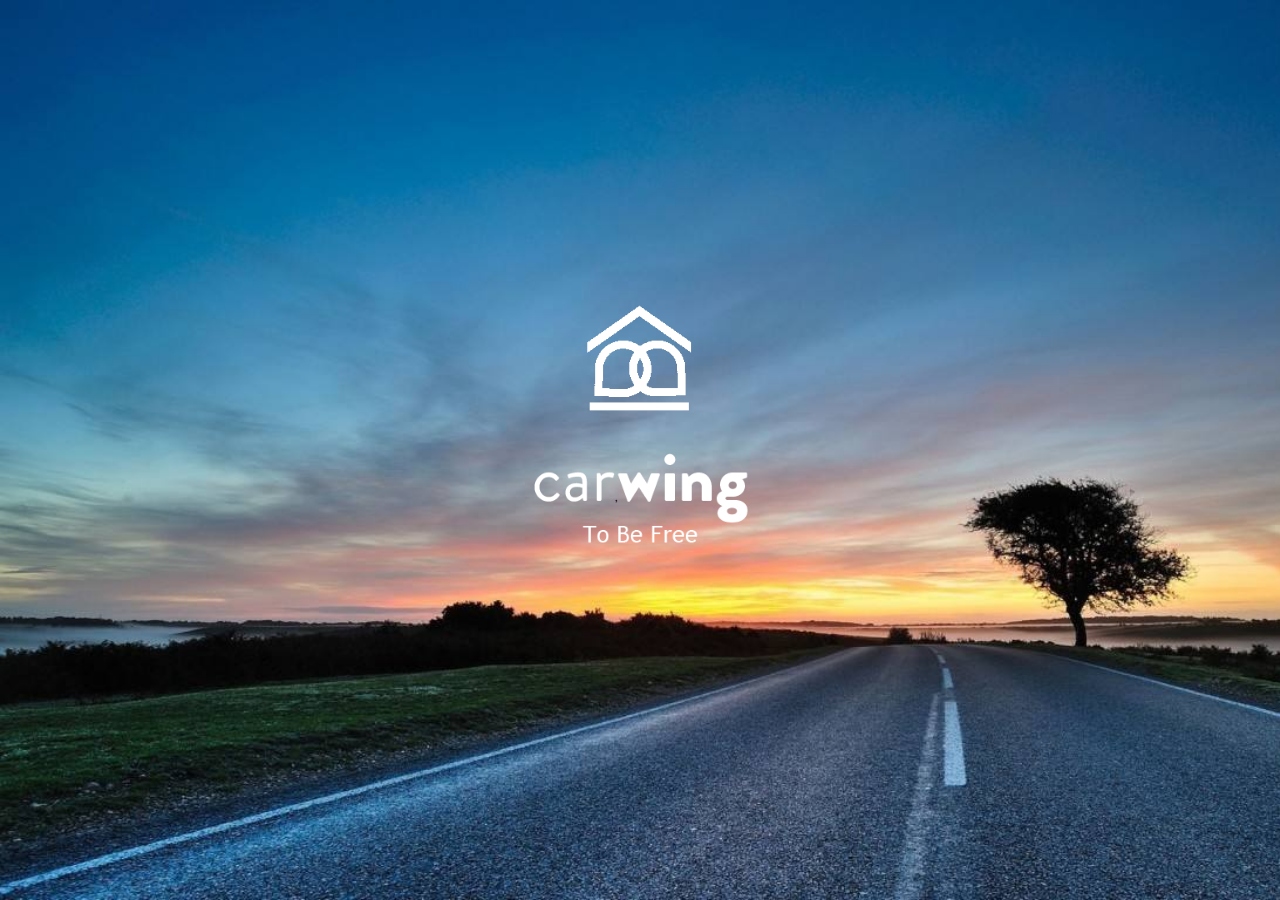
<file: index.html>
<!doctype html>
<html>
<head>
<meta charset="utf-8">
<link rel="shortcut icon" href="222.ico"/>
<link rel="bookmark" href="/222.ico"/>
<title>HOME</title>

		
<link rel="stylesheet" href="css/bootstrap.min.css">
    <script src="js/bootstrap.min.js"></script>
	<script>
			/*
				VIEWPORT BUG FIX
				iOS viewport scaling bug fix, by @mathias, @cheeaun and @jdalton
			*/
			(function(doc){var addEvent='addEventListener',type='gesturestart',qsa='querySelectorAll',scales=[1,1],meta=qsa in doc?doc[qsa]('meta[name=viewport]'):[];function fix(){meta.content='width=device-width,minimum-scale='+scales[0]+',maximum-scale='+scales[1];doc.removeEventListener(type,fix,true);}if((meta=meta[meta.length-1])&&addEvent in doc){fix();scales=[.25,1.6];doc[addEvent](type,fix,true);}}(document));
		</script>

<link rel="stylesheet" type="text/css" href="bg/bgstretcher.css" />
<script src="bg/jquery1.8.3.js"></script>
<script type="text/javascript" src="bg/bgstretcher.js"></script>
<script type="text/javascript">
	$(document).ready(function(){
	
        //  Initialize Backgound Stretcher	   
		$('BODY').bgStretcher({
			images: ['bg/images/1.jpg', 'bg/images/2.jpg', 'bg/images/3.jpg', 'bg/images/4.jpg'],
			imageWidth: 1366, 
            imageHeight: 768, 
			slideDirection: 'N',
			slideShowSpeed: 2000,
			transitionEffect: 'fade',
			sequenceMode: 'normal',
			
		});
		
	});
</script>

<script language="javascript" type="text/javascript">
function autoPlay(){
var myAuto = document.getElementById('myaudio');
myAuto.play();
}
</script>

<script>
$(document).ready(function(){
    $("f").click(function(){
        $("#div1").fadeToggle();
        $("#div2").fadeToggle();
        
    });
});
</script>

<style>

k{
    text-align: center;
    padding: 24px;
    margin: 0;
    font-family: helvetica,arial,sans-serif;
    color:#FFFFFF;
    font-size: 23px;
	font-weight:600
    
}	
.k1
{
    text-shadow:0 0 0.5em 		#FF00FF,
                -0 -0 0.5em #FF1493;
	

}
</style>

</head>

<body>
<div class="container">
	<div class="row clearfix">
		<div class="col-md-12 column">
			
			<div class="row clearfix">
				<div class="col-md-2 column">
				</div>
			  <div class="col-md-8 column" align="center">
				
				<p>&nbsp;</p>
				<p>&nbsp;</p>
				<p>&nbsp;</p>
				<p>&nbsp;</p>
				<p>&nbsp;</p>
				<p>&nbsp;</p><p>&nbsp;</p>
				<p>&nbsp;</p>
				<p>&nbsp;</p>
				<f><img src="image/gif2.gif" width="180"/></f>
				<div> <a href="carwing/index.html"><img src="image/font.png" width="250"/></a></div>
				
				
				
			  </div>
				<div class="col-md-2 column">
				</div>
			</div>
			
			
		

		</div>
		
	</div>
	 
</div>
   

</body>


   

</html>
</file>
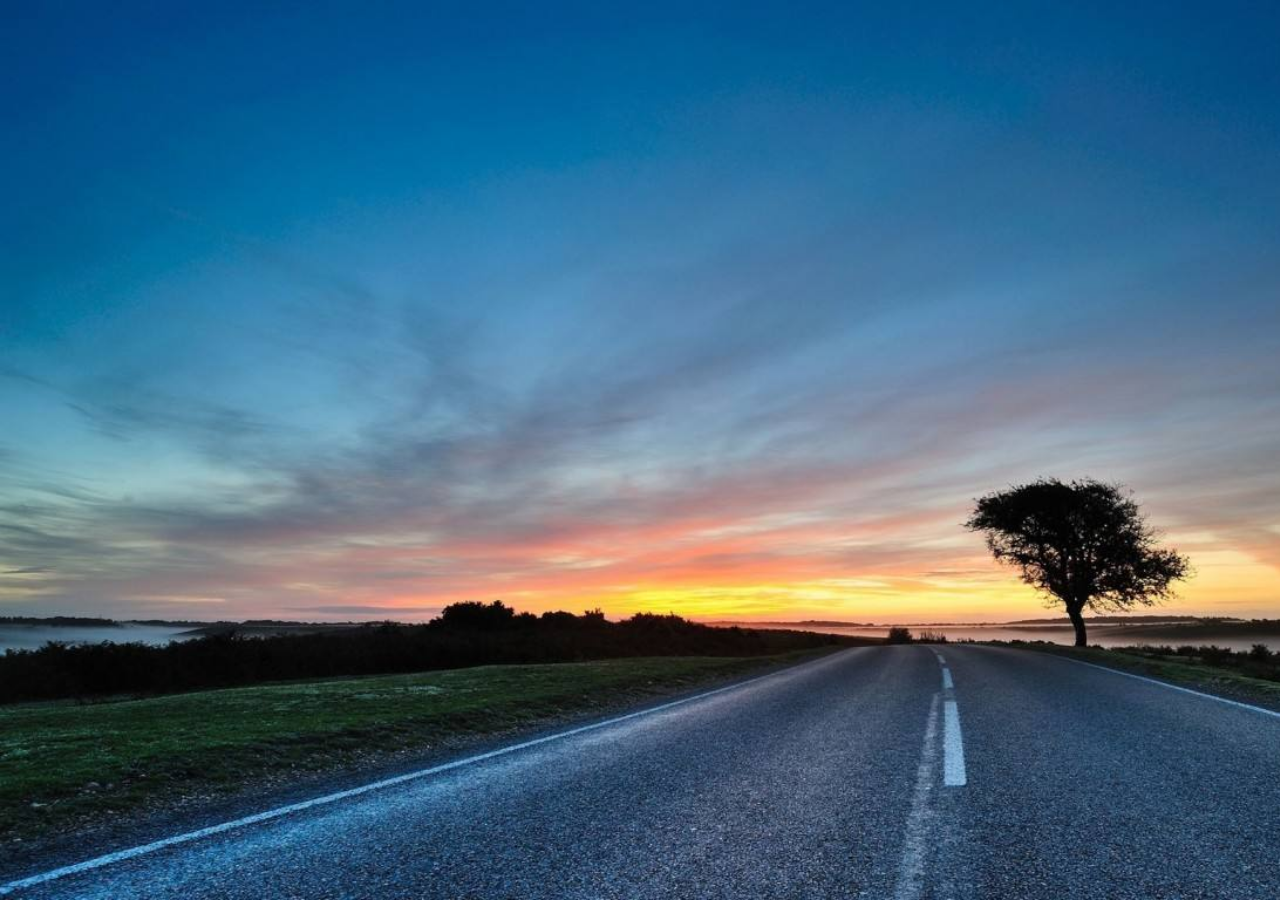
<file: bg/index.html>
<!DOCTYPE html PUBLIC "-//W3C//DTD XHTML 1.0 Strict//EN" "http://www.w3.org/TR/xhtml1/DTD/xhtml1-strict.dtd">
<html xmlns="http://www.w3.org/1999/xhtml">
<head>
<meta http-equiv="Content-Type" content="text/html; charset=UTF-8" />
<title>aaa</title>

<link rel="stylesheet" type="text/css" href="bgstretcher.css" />

<script type="text/javascript" src="jquery-1.5.2.min.js"></script>
<script type="text/javascript" src="bgstretcher.js"></script>

<script type="text/javascript">
	$(document).ready(function(){
	
        //  Initialize Backgound Stretcher	   
		$('BODY').bgStretcher({
			images: ['images/1.jpg', 'images/2.jpg', 'images/3.jpg'],
			imageWidth: 1366, 
            imageHeight: 768, 
			slideDirection: 'N',
			slideShowSpeed: 1000,
			transitionEffect: 'fade',
			sequenceMode: 'normal',
			
		});
		
	});
</script>


</head>
<body>
   
</body>
</html>
</file>
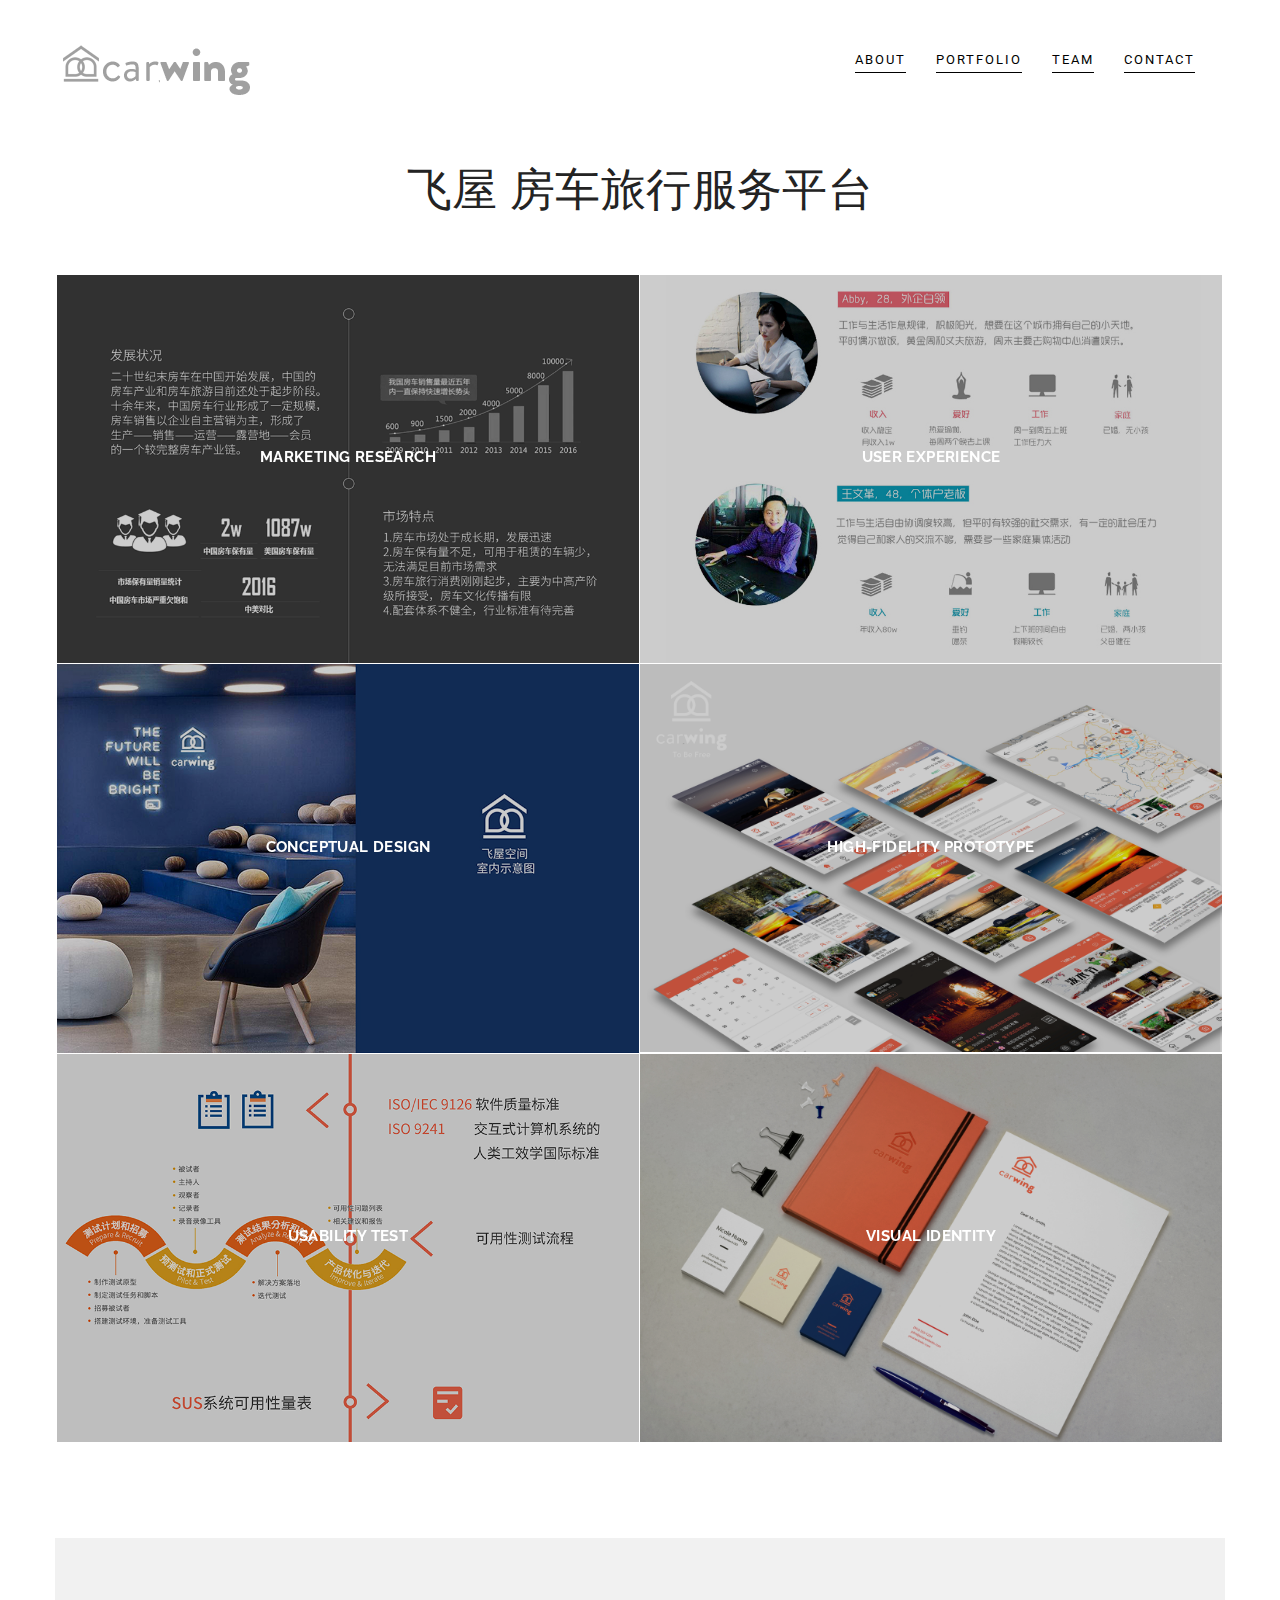
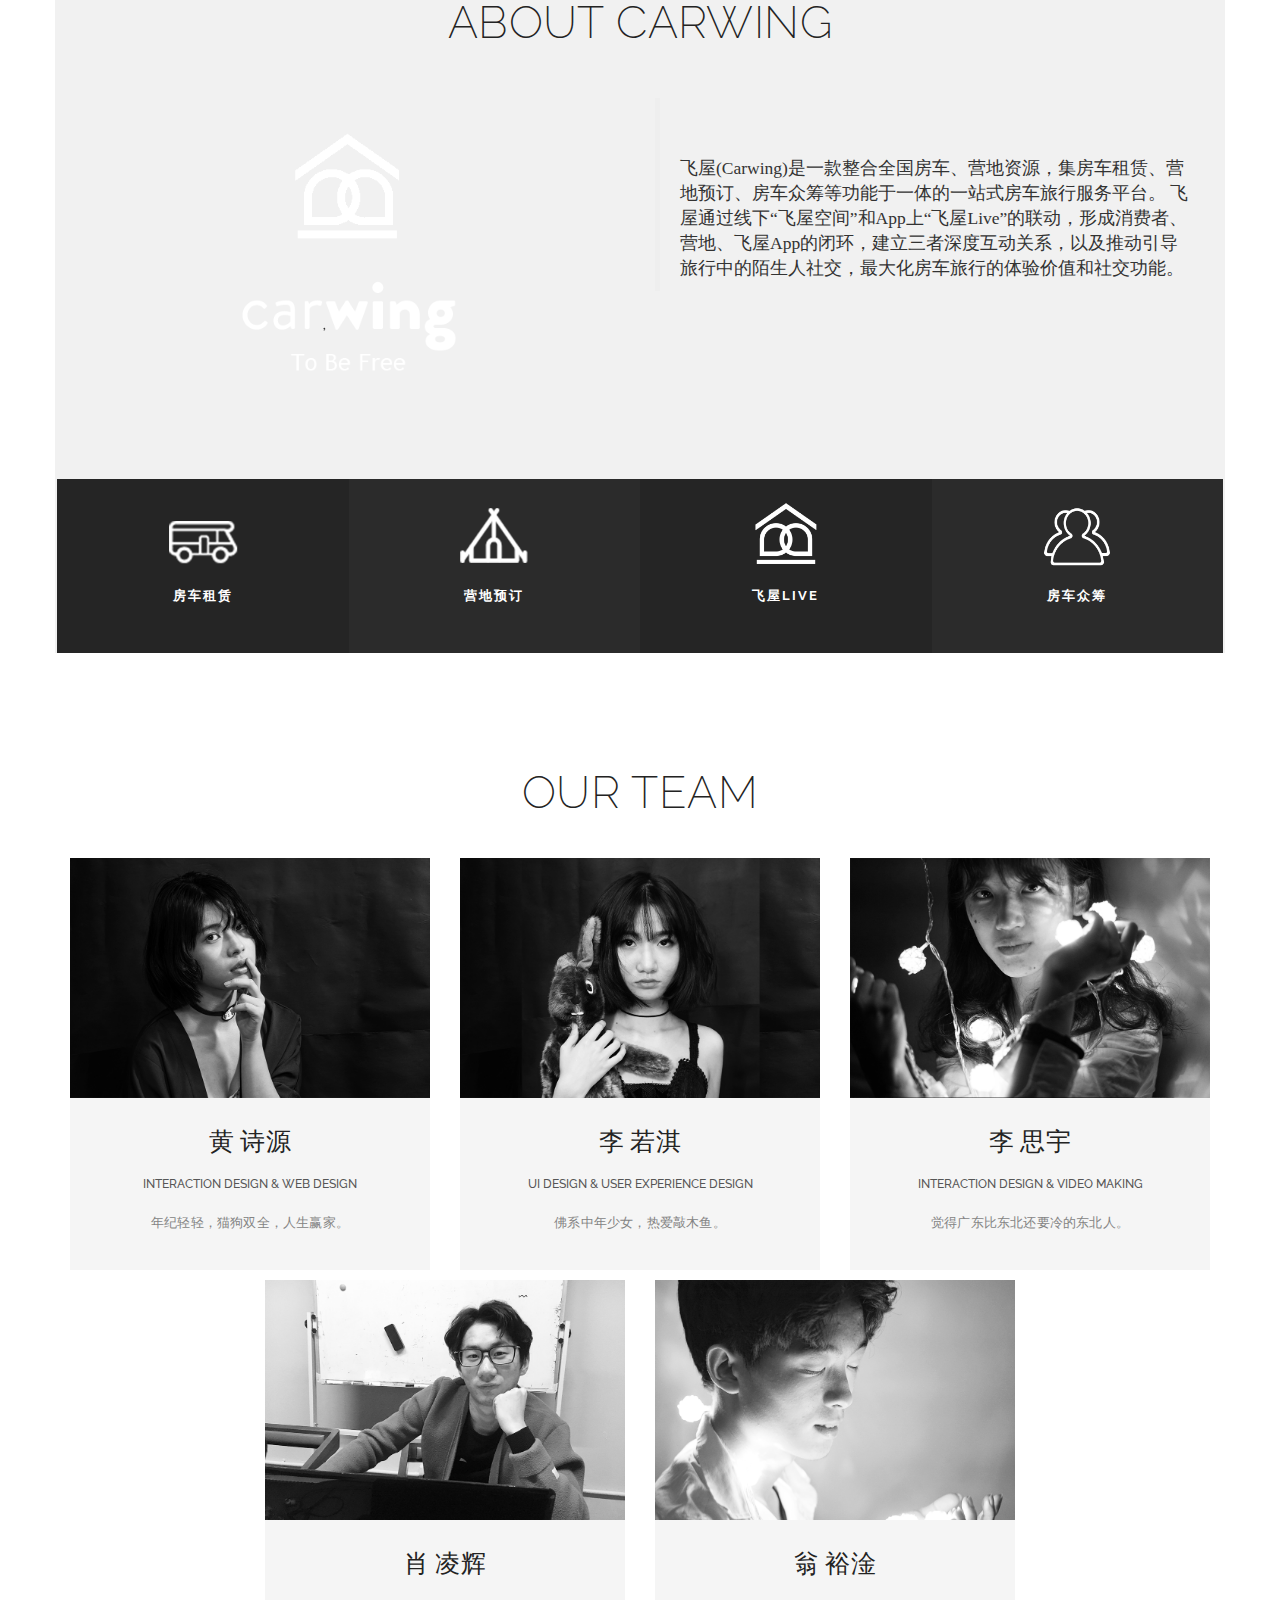
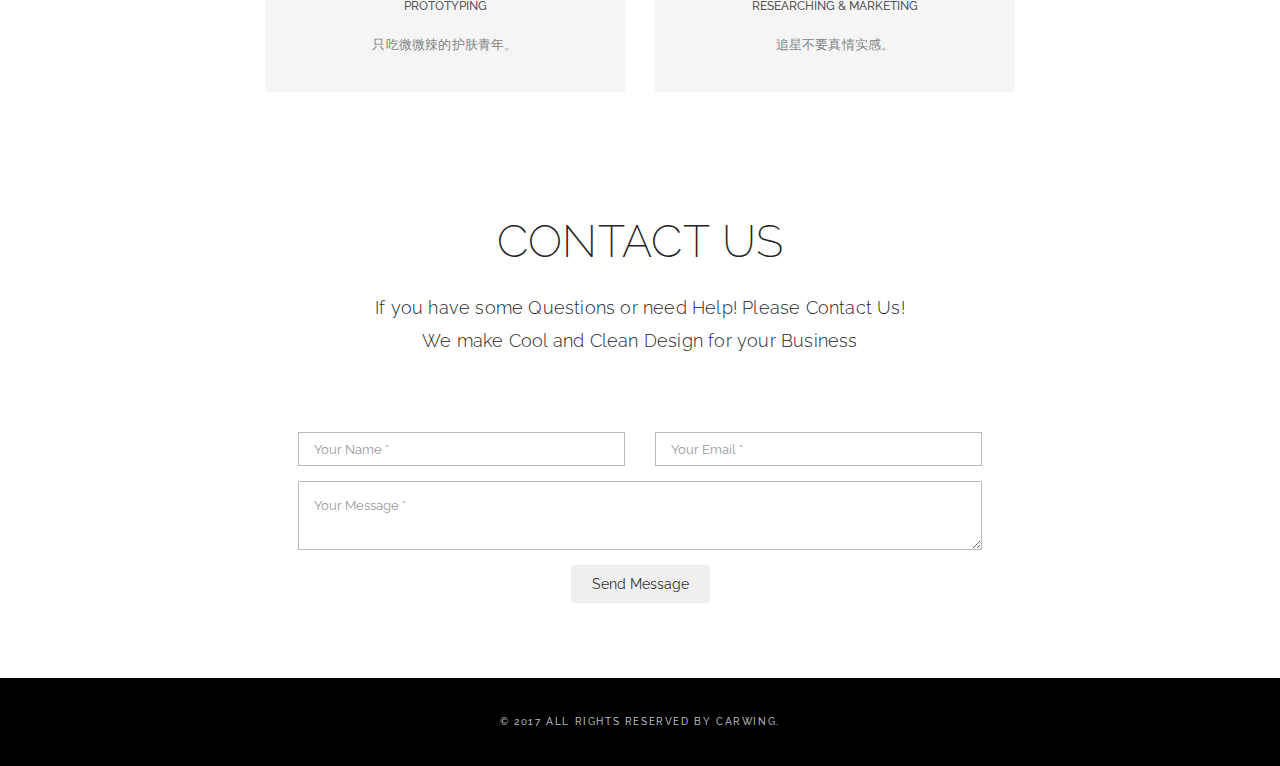
<file: carwing/index.html>
<!DOCTYPE html>
<html lang="en">
	<head>
		<meta charset="utf-8">
		<meta http-equiv="X-UA-Compatible" content="IE=edge">
		<meta name="viewport" content="width=device-width, initial-scale=1">
		<!-- The above 3 meta tags *must* come first in the head; any other head content must come *after* these tags -->
		<meta name="description" content="">
		<meta name="author" content="">
		<link rel="icon" href="favicon.ico">
		<title>Treviso - Clean & Elegant Onepage Multipurpose Bootstrap HTML</title>
		<!-- Bootstrap core CSS -->
		<link href="css/bootstrap.min.css" rel="stylesheet">
		<link rel="stylesheet" href="https://maxcdn.bootstrapcdn.com/font-awesome/4.4.0/css/font-awesome.min.css">
		<!-- Custom styles for this template -->
		<link href="css/style.css" rel="stylesheet">
		<style>
			k{
				font-family: "微软雅黑";
				
					
				
			}
			
		</style>

			
	</head>
	<body id="page-top">
		<!-- Navigation -->
		<nav class="navbar navbar-default">
			<div class="container">
				<!-- Brand and toggle get grouped for better mobile display -->
				<div class="navbar-header page-scroll">
					<button type="button" class="navbar-toggle" data-toggle="collapse" data-target="#bs-example-navbar-collapse-1">
					<span class="sr-only">Toggle navigation</span>
					<span class="icon-bar"></span>
					<span class="icon-bar"></span>
					<span class="icon-bar"></span>
					</button>
					<a class="navbar-brand page-scroll" href="#page-top"><img src="images/logo1.png" alt="Treviso theme logo"></a>
				</div>
				<!-- Collect the nav links, forms, and other content for toggling -->
				<div class="collapse navbar-collapse" id="bs-example-navbar-collapse-1">
					<ul class="nav navbar-nav navbar-right">
						<li class="hidden">
							<a href="#page-top"></a>
						</li>
						<li>
							<a class="page-scroll" href="#about">About</a>
						</li>
						<li>
							<a class="page-scroll" href="#portfolio">Portfolio</a>
						</li>
						<li>
							<a class="page-scroll" href="#team">Team</a>
						</li>
						<li>
							<a class="page-scroll" href="#contact">Contact</a>
						</li>
					</ul>
				</div>
				<!-- /.navbar-collapse -->
			</div>
			<!-- /.container-fluid -->
		</nav>
		
		<section id="portfolio">
			<div class="container">
			<div class="row">
				<div class="col-lg-12 text-center">
					<div class="section-title">
						<h2>飞屋 房车旅行服务平台</h2>
						<p></p>
					</div>
				</div>
			</div>
			<div class="row row-0-gutter">
				<!-- 1111111111111111start portfolio item -->
				<div class="col-md-6 col-0-gutter">
					<div class="ot-portfolio-item">
						<figure class="effect-bubba">
							<img src="images/banner/2.png" alt="img02" class="img-responsive" />
							<figcaption>
								<h2>marketing research</h2>
								<p>Carwing. to be free</p>
								<a href="research.html">View more</a>
							</figcaption>
						</figure>
					</div>
				</div>
				<!-- end portfolio item -->
				<!-- 222222222222222222222222start portfolio item -->
				<div class="col-md-6 col-0-gutter">
					<div class="ot-portfolio-item">
						<figure class="effect-bubba">
							<img src="images/banner/8.jpg" alt="img02" class="img-responsive" />
							<figcaption>
								<h2>user experience</h2>
								<p>Carwing. to be free</p>
								<a href="ue.html" >View more</a>
							</figcaption>
						</figure>
					</div>
				</div>
				<!-- end portfolio item -->
			</div>
			<div class="row row-0-gutter">
				<!-- 333333333333333333start portfolio item -->
				<div class="col-md-6 col-0-gutter">
					<div class="ot-portfolio-item">
						<figure class="effect-bubba">
							<img src="images/banner/7.jpg" alt="img02" class="img-responsive" />
							<figcaption>
								<h2>conceptual design</h2>
								<p>Carwing. to be free</p>
								<a href="concept.html" >View more</a>
							</figcaption>
						</figure>
					</div>
				</div>
				<!-- end portfolio item -->
				<!-- 444444444444444444444start portfolio item -->
				<div class="col-md-6 col-0-gutter">
					<div class="ot-portfolio-item">
						<figure class="effect-bubba">
							<img src="images/banner/5.jpg" alt="img02" class="img-responsive" />
							<figcaption>
								<h2>high-fidelity prototype</h2>
								<p>Carwing. to be free</p>
								<a href="prototype.html">View more</a>
							</figcaption>
						</figure>
					</div>
				</div>
				<!-- end portfolio item -->
			</div>
			<div class="row row-0-gutter">
				<!-- 55555555555555555555555start portfolio item -->
				<div class="col-md-6 col-0-gutter">
					<div class="ot-portfolio-item">
						<figure class="effect-bubba">
							<img src="images/banner/432.png" alt="img02" class="img-responsive" />
							<figcaption>
								<h2>usability test</h2>
								<p>Carwing. to be free</p>
								<a href="usability.html">View more</a>
							</figcaption>
						</figure>
					</div>
				</div>
				<!-- end portfolio item -->
				<!-- 66666666666666666666666start portfolio item -->
				<div class="col-md-6 col-0-gutter">
				
					<div class="ot-portfolio-item">
						<figure class="effect-bubba">
							<img src="images/banner/3.jpg" alt="img02" class="img-responsive" />
							<figcaption>
								<h2>visual identity</h2>
								<p>Carwing. to be free</p>
								<a href="vi.html">View more</a>
							</figcaption>
						</figure>
					</div>
				</div>
				<!-- end portfolio item -->
			</div>
			</div><!-- container -->
		</section>

		<section id="about" class="mz-module">
			<div class="container light-bg">
				<div class="row">
					<div class="col-lg-12 text-center">
						<div class="section-title">
							<h2>ABOUT carwing</h2>
						</div>
					</div>
				</div>
				<div class="row">
					<div class="col-md-6 text-center">
						<img src="images/gif2.gif" width="180"/>
						<div><img src="images/font.png" width="250"/></a></div>
						<p>&nbsp;</p><p>&nbsp;</p>
					</div>
					<div class="col-md-6">
					  <blockquote>
					    <p>
				        <p>&nbsp;</p><k>
                        飞屋(Carwing)是一款整合全国房车、营地资源，集房车租赁、营地预订、房车众筹等功能于一体的一站式房车旅行服务平台。
                        飞屋通过线下“飞屋空间”和App上“飞屋Live”的联动，形成消费者、营地、飞屋App的闭环，建立三者深度互动关系，以及推动引导旅行中的陌生人社交，最大化房车旅行的体验价值和社交功能。</k>
                        <p></p>
					  </blockquote>
					</div>
				</div>
				<div class="row row-0-gutter">
					<!-- about module -->
					<div class="col-md-3 col-0-gutter mz-about-default text-center">
						<div class="mz-module-about">
							<i ><img src="images/icon/租车.png"  width="70"></i>
							<h3>房车租赁</h3>
						</div>
					</div>
					<!-- end about module -->
					<!-- about module -->
					<div class="col-md-3 col-0-gutter mz-about-dark text-center">
						<div class="mz-module-about">
							<i ><img src="images/icon/营地.png"  width="70"></i>
							<h3>营地预订</h3>
						</div>
					</div>
					<!-- end about module -->
					<!-- about module -->
					<div class="col-md-3 col-0-gutter mz-about-default text-center">
						<div class="mz-module-about">
							<i ><img src="images/icon/live.png"  width="70"></i>
							<h3>飞屋LIVE</h3>
						</div>
					</div>
					<!-- end about module -->
					<!-- about module -->
					<div class="col-md-3 col-0-gutter mz-about-dark text-center">
						<div class="mz-module-about">
							<i ><img src="images/icon/众筹.png"  width="70"></i>
							<h3>房车众筹</h3>
						</div>
					</div>
					<!-- end about module -->
				</div>
			</div>
			<!-- /.container -->
		</section>
        <div class="copyrights">Collect from <a href="http://www.cssmoban.com/" >企业网站模板</a></div>

		<section id="team">
			<div class="container">
				<div class="row">
					<div class="col-lg-12 text-center">
						<div class="section-title">
							<h2>Our Team</h2>
						</div>
					</div>
				</div>
				<div class="row">
					<!-- team member item -->
					<div class="col-md-4">
						<div class="team-item">
							<div class="team-image">
								<img src="images/groupmember/hsy.png" class="img-responsive" alt="author">
							</div>
							<div class="team-text">
								<h3>黄 诗源</h3>
								<div class="team-position">INTERACTION DESIGN & Web Design</div>
								<p>年纪轻轻，猫狗双全，人生赢家。</p>
							</div>
						</div>
					</div>
					<!-- end team member item -->
					<!-- team member item -->
					<div class="col-md-4">
						<div class="team-item">
							<div class="team-image">
								<img src="images/groupmember/lrq.png" class="img-responsive" alt="author">
							</div>
							<div class="team-text">
								<h3>李 若淇</h3>
								<div class="team-position">ui DESIGN & user experience design</div>
								<p>佛系中年少女，热爱敲木鱼。</p>
							</div>
						</div>
					</div>
					<!-- end team member item -->
					<!-- team member item -->
					<div class="col-md-4">
						<div class="team-item">
							<div class="team-image">
								<img src="images/groupmember/lsy.png" class="img-responsive" alt="author">
							</div>
							<div class="team-text">
								<h3>李 思宇</h3>
								<div class="team-position">INTERACTION DESIGN & video making</div>
								<p>觉得广东比东北还要冷的东北人。</p>
							</div>
						</div>
					</div>
					<!-- end team member item 组员第一行结束-->
					<div class="col-md-2">
						
					</div>
					<div class="col-md-4">
						<div class="team-item">
							<div class="team-image">
								<img src="images/groupmember/xlh.png" class="img-responsive" alt="author">
							</div>
							<div class="team-text">
								<h3>肖 凌辉</h3>
								<div class="team-position">prototyping</div>
								<p>只吃微微辣的护肤青年。</p>
							</div>
						</div>
					</div>
					<div class="col-md-4">
						<div class="team-item">
							<div class="team-image">
								<img src="images/groupmember/wyg.png" class="img-responsive" alt="author">
							</div>
							<div class="team-text">
								<h3>翁 裕淦</h3>
								<div class="team-position">RESEARCHING & Marketing</div>
								<p>追星不要真情实感。</p>
							</div>
						</div>
					</div>
					<div class="col-md-2">
						
					</div>
				</div>
			</div>
		</section>

		<section id="contact">
			<div class="container">
				<div class="row">
					<div class="col-lg-12 text-center">
						<div class="section-title">
							<h2>Contact Us</h2>
							<p>If you have some Questions or need Help! Please Contact Us!<br>We make Cool and Clean Design for your Business</p>
						</div>
					</div>
				</div>
				<div class="row">
					<div class="col-lg-12 text-center">
						<form name="sentMessage" id="contactForm" novalidate>
							<div class="row">
								<div class="col-md-6">
									<div class="form-group">
										<input type="text" class="form-control" placeholder="Your Name *" id="name" required="" data-validation-required-message="Please enter your name.">
										<p class="help-block text-danger"></p>
									</div>
								</div>
								<div class="col-md-6">
									<div class="form-group">
										<input type="email" class="form-control" placeholder="Your Email *" id="email" required="" data-validation-required-message="Please enter your email address.">
										<p class="help-block text-danger"></p>
									</div>
								</div>
							</div>
							<div class="row">
								<div class="col-md-12">
									<div class="form-group">
										<textarea class="form-control" placeholder="Your Message *" id="message" required data-validation-required-message="Please enter a message."></textarea>
										<p class="help-block text-danger"></p>
									</div>
								</div>
								<div class="clearfix"></div>
							</div>
							<div class="row">
								<div class="col-lg-12 text-center">
									<div id="success"></div>
									<button type="submit" class="btn">Send Message</button>
								</div>
							</div>
						</form>
					</div>
				</div>
			</div>
		</section>
		<p id="back-top">
			<a href="#top"><i class="fa fa-angle-up"></i></a>
		</p>
		<footer>
			<div class="container text-center">
				<p>© 2017 All rights reserved by Carwing.</p>
			</div>
		</footer>

		<!-- Modal for portfolio item 1 -->
		<div class="modal fade" id="Modal-1" tabindex="-1" role="dialog" aria-labelledby="Modal-label-1">
			<div class="modal-dialog" role="document">
				<div class="modal-content">
					<div class="modal-header">
						<button type="button" class="close" data-dismiss="modal" aria-label="Close"><span aria-hidden="true">&times;</span></button>
						<h4 class="modal-title" id="Modal-label-1">Dean & Letter</h4>
					</div>
					<div class="modal-body">
						<img src="images/demo/portfolio-1.jpg" alt="img01" class="img-responsive" />
						<div class="modal-works"><span>Branding</span><span>Web Design</span></div>
						<p>Temporibus autem quibusdam et aut officiis debitis aut rerum necessitatibus saepe</p>
					</div>
					<div class="modal-footer">
						<button type="button" class="btn btn-default" data-dismiss="modal">Close</button>
					</div>
				</div>
			</div>
		</div>

		<!-- Modal for portfolio item 2 -->
		<div class="modal fade" id="Modal-2" tabindex="-1" role="dialog" aria-labelledby="Modal-label-2">
			<div class="modal-dialog" role="document">
				<div class="modal-content">
					<div class="modal-header">
						<button type="button" class="close" data-dismiss="modal" aria-label="Close"><span aria-hidden="true">&times;</span></button>
						<h4 class="modal-title" id="Modal-label-2">Startup Framework</h4>
					</div>
					<div class="modal-body">
						<img src="images/demo/portfolio-2.jpg" alt="img01" class="img-responsive" />
						<div class="modal-works"><span>Branding</span><span>Web Design</span></div>
						<p>Temporibus autem quibusdam et aut officiis debitis aut rerum necessitatibus saepe</p>
					</div>
					<div class="modal-footer">
						<button type="button" class="btn btn-default" data-dismiss="modal">Close</button>
					</div>
				</div>
			</div>
		</div>

		<!-- Modal for portfolio item 3 -->
		<div class="modal fade" id="Modal-3" tabindex="-1" role="dialog" aria-labelledby="Modal-label-3">
			<div class="modal-dialog" role="document">
				<div class="modal-content">
					<div class="modal-header">
						<button type="button" class="close" data-dismiss="modal" aria-label="Close"><span aria-hidden="true">&times;</span></button>
						<h4 class="modal-title" id="Modal-label-3">Lamp & Velvet</h4>
					</div>
					<div class="modal-body">
						<img src="images/demo/portfolio-3.jpg" alt="img01" class="img-responsive" />
						<div class="modal-works"><span>Branding</span><span>Web Design</span></div>
						<p>Temporibus autem quibusdam et aut officiis debitis aut rerum necessitatibus saepe</p>
					</div>
					<div class="modal-footer">
						<button type="button" class="btn btn-default" data-dismiss="modal">Close</button>
					</div>
				</div>
			</div>
		</div>

		<!-- Modal for portfolio item 4 -->
		<div class="modal fade" id="Modal-4" tabindex="-1" role="dialog" aria-labelledby="Modal-label-4">
			<div class="modal-dialog" role="document">
				<div class="modal-content">
					<div class="modal-header">
						<button type="button" class="close" data-dismiss="modal" aria-label="Close"><span aria-hidden="true">&times;</span></button>
						<h4 class="modal-title" id="Modal-label-4">Smart Name</h4>
					</div>
					<div class="modal-body">
						<img src="images/demo/portfolio-4.jpg" alt="img01" class="img-responsive" />
						<div class="modal-works"><span>Branding</span><span>Web Design</span></div>
						<p>Temporibus autem quibusdam et aut officiis debitis aut rerum necessitatibus saepe</p>
					</div>
					<div class="modal-footer">
						<button type="button" class="btn btn-default" data-dismiss="modal">Close</button>
					</div>
				</div>
			</div>
		</div>

		<!-- Modal for portfolio item 5 -->
		<div class="modal fade" id="Modal-5" tabindex="-1" role="dialog" aria-labelledby="Modal-label-5">
			<div class="modal-dialog" role="document">
				<div class="modal-content">
					<div class="modal-header">
						<button type="button" class="close" data-dismiss="modal" aria-label="Close"><span aria-hidden="true">&times;</span></button>
						<h4 class="modal-title" id="Modal-label-5">Fast People</h4>
					</div>
					<div class="modal-body">
						<img src="images/demo/portfolio-5.jpg" alt="img01" class="img-responsive" />
						<div class="modal-works"><span>Branding</span><span>Web Design</span></div>
						<p>Temporibus autem quibusdam et aut officiis debitis aut rerum necessitatibus saepe</p>
					</div>
					<div class="modal-footer">
						<button type="button" class="btn btn-default" data-dismiss="modal">Close</button>
					</div>
				</div>
			</div>
		</div>

		<!-- Bootstrap core JavaScript
			================================================== -->
		<!-- Placed at the end of the document so the pages load faster -->
		<script src="https://ajax.googleapis.com/ajax/libs/jquery/1.11.3/jquery.min.js"></script>
		<script src="js/bootstrap.min.js"></script>
		<script src="js/SmoothScroll.js"></script>
		<script src="js/theme-scripts.js"></script>
	</body>
</html>
</file>
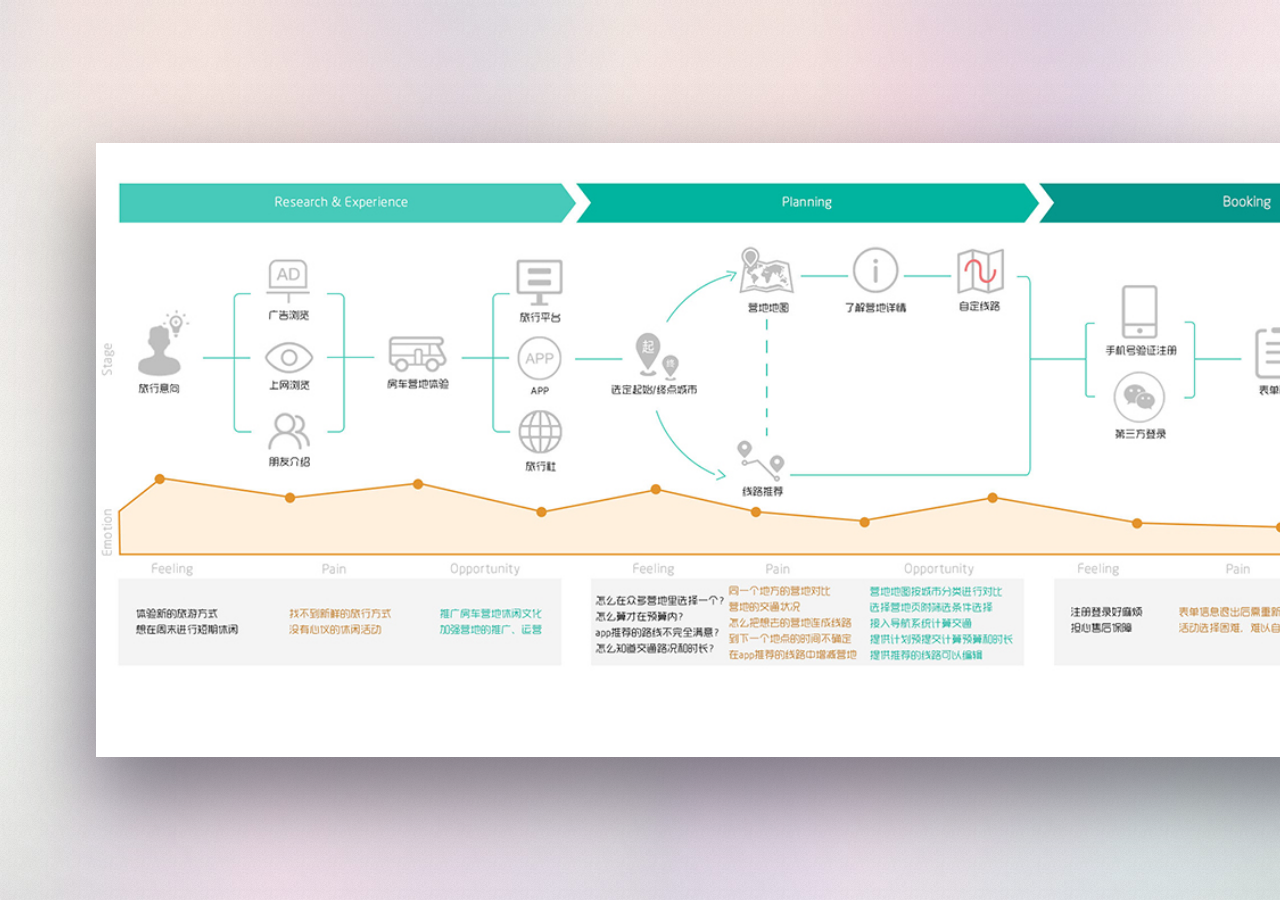
<file: carwing/map/index.html>
<!DOCTYPE HTML>
<html>
	<head>
		<title>Ethereal by HTML5 UP</title>
		<meta charset="utf-8" />
		<meta name="viewport" content="width=device-width, initial-scale=1, user-scalable=no" />
		<link rel="stylesheet" href="assets/css/main.css" />
		<noscript><link rel="stylesheet" href="assets/css/noscript.css" /></noscript>
	</head>
	<body>

		<!-- Page Wrapper -->
			<div id="page-wrapper">
				

				<!-- Wrapper -->
					<div id="wrapper">
						<img src="images/1111.jpg" alt="" />
			

						<!-- Panel -->
							
					</div>

			</div>

		<!-- Scripts -->
			<script src="assets/js/jquery.min.js"></script>
			<script src="assets/js/skel.min.js"></script>
			<script src="assets/js/main.js"></script>

	</body>
</html>
</file>
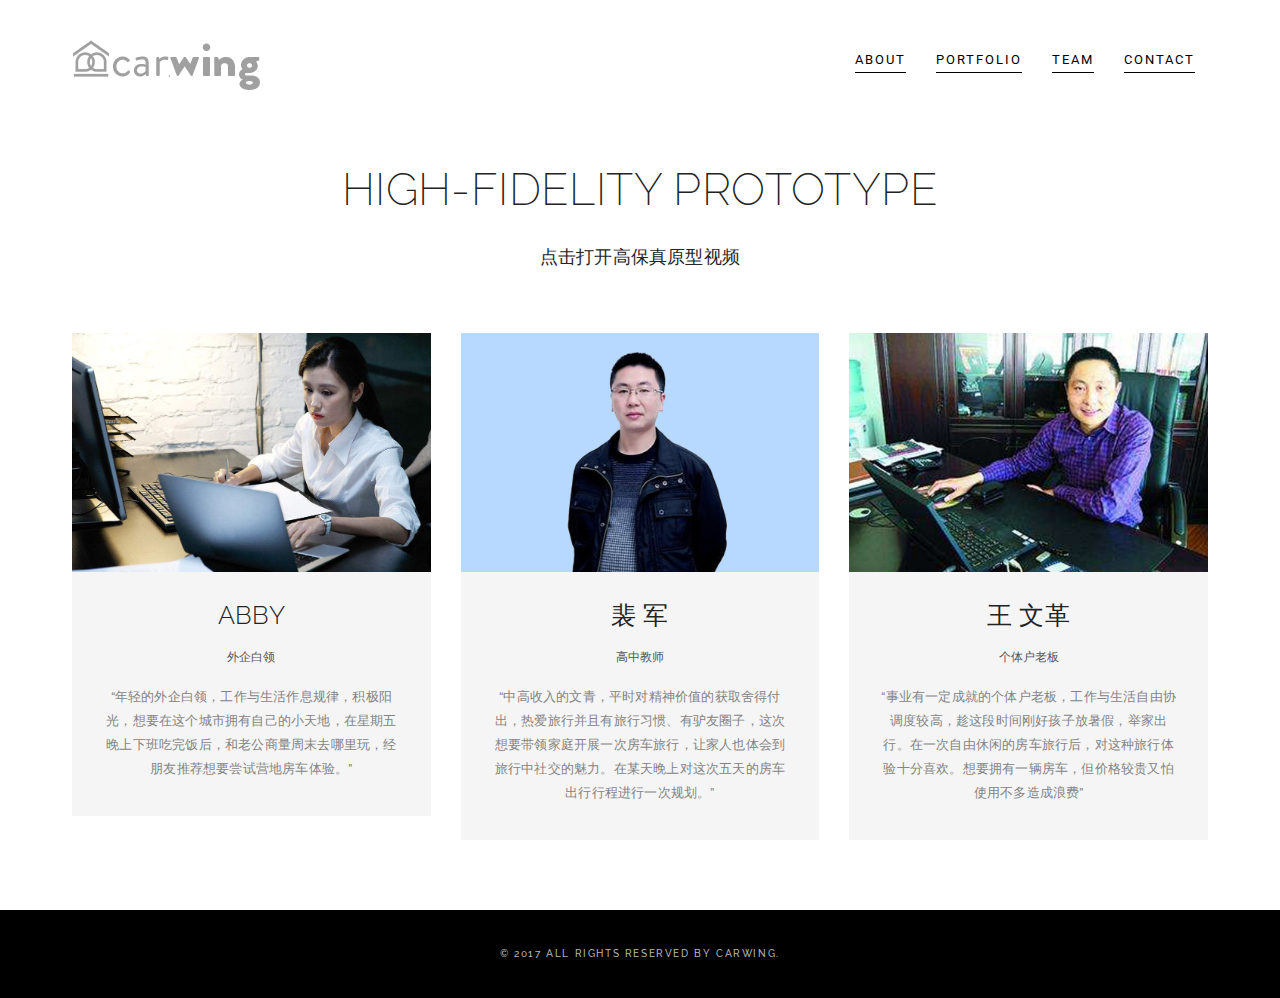
<file: carwing/prototype.html>
<!DOCTYPE html>
<html lang="en">
	<head>
		<meta charset="utf-8">
		<meta http-equiv="X-UA-Compatible" content="IE=edge">
		<meta name="viewport" content="width=device-width, initial-scale=1">
		<!-- The above 3 meta tags *must* come first in the head; any other head content must come *after* these tags -->
		<meta name="description" content="">
		<meta name="author" content="">
		<link rel="icon" href="favicon.ico">
		<title>Treviso - Clean & Elegant Onepage Multipurpose Bootstrap HTML</title>
		<!-- Bootstrap core CSS -->
		<link href="css/bootstrap.min.css" rel="stylesheet">
		<link rel="stylesheet" href="https://maxcdn.bootstrapcdn.com/font-awesome/4.4.0/css/font-awesome.min.css">
		<!-- Custom styles for this template -->
		<link href="css/style.css" rel="stylesheet">

			
	</head>
	<body id="page-top">
		<!-- Navigation -->
		<nav class="navbar navbar-default">
			<div class="container">
				<!-- Brand and toggle get grouped for better mobile display -->
				<div class="navbar-header page-scroll">
					<button type="button" class="navbar-toggle" data-toggle="collapse" data-target="#bs-example-navbar-collapse-1">
					<span class="sr-only">Toggle navigation</span>
					<span class="icon-bar"></span>
					<span class="icon-bar"></span>
					<span class="icon-bar"></span>
					</button>
					<a class="navbar-brand page-scroll" href="#page-top"><a href="index.html"><img src="images/logo1.png" alt="Treviso theme logo"></a></a>
				</div>
				<!-- Collect the nav links, forms, and other content for toggling -->
				<div class="collapse navbar-collapse" id="bs-example-navbar-collapse-1">
					<ul class="nav navbar-nav navbar-right">
						<li class="hidden">
							<a href="#page-top"></a>
						</li>
						<li>
							<a class="page-scroll" href="#about">About</a>
						</li>
						<li>
							<a class="page-scroll" href="#portfolio">Portfolio</a>
						</li>
						<li>
							<a class="page-scroll" href="#team">Team</a>
						</li>
						<li>
							<a class="page-scroll" href="#contact">Contact</a>
						</li>
					</ul>
				</div>
				<!-- /.navbar-collapse -->
			</div>
			<!-- /.container-fluid -->
		</nav>
		
		<section id="portfolio">
			<div class="container">
			<div class="row">
				<div class="col-lg-12 text-center">
					<div class="section-title">
						<h2>high-fidelity prototype</h2>
						<p>点击打开高保真原型视频</p>
					</div>
				</div>
			</div>
			
			
			<div class="row row-0-gutter">
				<!-- start portfolio item -->
							<div class="col-md-4">
						<div class="team-item">
							<div class="team-image">
							<a href="V/video.html" target="_blank">
								<img src="images/persona/abby.png" class="img-responsive" alt="author"></a>
							</div>
							
							<div class="team-text">
								<h3>Abby</h3>
								<div class="team-position">外企白领</div>
								<p>“年轻的外企白领，工作与生活作息规律，积极阳光，想要在这个城市拥有自己的小天地，在星期五晚上下班吃完饭后，和老公商量周末去哪里玩，经朋友推荐想要尝试营地房车体验。”</p>
							</div>
						</div>
					</div>
					<!-- end team member item -->
					<!-- team member item -->
					<div class="col-md-4">
						<div class="team-item">
							<div class="team-image">
								<a href="V/video -1.html" target="_blank"><img src="images/persona/裴军.png" class="img-responsive" alt="author"></a>
							</div>
							<div class="team-text">
								<h3>裴 军</h3>
								<div class="team-position">高中教师</div>
								<p>“中高收入的文青，平时对精神价值的获取舍得付出，热爱旅行并且有旅行习惯、有驴友圈子，这次想要带领家庭开展一次房车旅行，让家人也体会到旅行中社交的魅力。在某天晚上对这次五天的房车出行行程进行一次规划。”</p>
							</div>
						</div>
					</div>
					<!-- end team member item -->
					<!-- team member item -->
					<div class="col-md-4">
						<div class="team-item">
							<div class="team-image">
							<a href="V/video -2.html" target="_blank">
								<img src="images/persona/王文革.png" class="img-responsive" alt="author"></a>
							</div>
							<div class="team-text">
								<h3>王 文革</h3>
								<div class="team-position">个体户老板</div>
								<p>“事业有一定成就的个体户老板，工作与生活自由协调度较高，趁这段时间刚好孩子放暑假，举家出行。在一次自由休闲的房车旅行后，对这种旅行体验十分喜欢。想要拥有一辆房车，但价格较贵又怕使用不多造成浪费”</p>
							</div>
						</div>
					</div>
			
			</div>
			</div><!-- container -->
		</section>

		
        <div class="copyrights">Collect from <a href="http://www.cssmoban.com/" >企业网站模板</a></div>

		

		
		<p id="back-top">
			<a href="#top"><i class="fa fa-angle-up"></i></a>
		</p>
		<footer>
			<div class="container text-center">
				<p>© 2017 All rights reserved by Carwing.</p>
			</div>
		</footer>

		<!-- Modal for portfolio item 1 -->
		<div class="modal fade" id="Modal-1" tabindex="-1" role="dialog" aria-labelledby="Modal-label-1">
			<div class="modal-dialog" role="document">
				<div class="modal-content">
					<div class="modal-header">
						<button type="button" class="close" data-dismiss="modal" aria-label="Close"><span aria-hidden="true">&times;</span></button>
						<h4 class="modal-title" id="Modal-label-1">Dean & Letter</h4>
					</div>
					<div class="modal-body">
						<img src="images/demo/portfolio-1.jpg" alt="img01" class="img-responsive" />
						<div class="modal-works"><span>Branding</span><span>Web Design</span></div>
						<p>Temporibus autem quibusdam et aut officiis debitis aut rerum necessitatibus saepe</p>
					</div>
					<div class="modal-footer">
						<button type="button" class="btn btn-default" data-dismiss="modal">Close</button>
					</div>
				</div>
			</div>
		</div>

		<!-- Modal for portfolio item 2 -->
		<div class="modal fade" id="Modal-2" tabindex="-1" role="dialog" aria-labelledby="Modal-label-2">
			<div class="modal-dialog" role="document">
				<div class="modal-content">
					<div class="modal-header">
						<button type="button" class="close" data-dismiss="modal" aria-label="Close"><span aria-hidden="true">&times;</span></button>
						<h4 class="modal-title" id="Modal-label-2">Startup Framework</h4>
					</div>
					<div class="modal-body">
						<img src="images/demo/portfolio-2.jpg" alt="img01" class="img-responsive" />
						<div class="modal-works"><span>Branding</span><span>Web Design</span></div>
						<p>Temporibus autem quibusdam et aut officiis debitis aut rerum necessitatibus saepe</p>
					</div>
					<div class="modal-footer">
						<button type="button" class="btn btn-default" data-dismiss="modal">Close</button>
					</div>
				</div>
			</div>
		</div>

		<!-- Modal for portfolio item 3 -->
		<div class="modal fade" id="Modal-3" tabindex="-1" role="dialog" aria-labelledby="Modal-label-3">
			<div class="modal-dialog" role="document">
				<div class="modal-content">
					<div class="modal-header">
						<button type="button" class="close" data-dismiss="modal" aria-label="Close"><span aria-hidden="true">&times;</span></button>
						<h4 class="modal-title" id="Modal-label-3">Lamp & Velvet</h4>
					</div>
					<div class="modal-body">
						<img src="images/demo/portfolio-3.jpg" alt="img01" class="img-responsive" />
						<div class="modal-works"><span>Branding</span><span>Web Design</span></div>
						<p>Temporibus autem quibusdam et aut officiis debitis aut rerum necessitatibus saepe</p>
					</div>
					<div class="modal-footer">
						<button type="button" class="btn btn-default" data-dismiss="modal">Close</button>
					</div>
				</div>
			</div>
		</div>

		<!-- Modal for portfolio item 4 -->
		<div class="modal fade" id="Modal-4" tabindex="-1" role="dialog" aria-labelledby="Modal-label-4">
			<div class="modal-dialog" role="document">
				<div class="modal-content">
					<div class="modal-header">
						<button type="button" class="close" data-dismiss="modal" aria-label="Close"><span aria-hidden="true">&times;</span></button>
						<h4 class="modal-title" id="Modal-label-4">Smart Name</h4>
					</div>
					<div class="modal-body">
						<img src="images/demo/portfolio-4.jpg" alt="img01" class="img-responsive" />
						<div class="modal-works"><span>Branding</span><span>Web Design</span></div>
						<p>Temporibus autem quibusdam et aut officiis debitis aut rerum necessitatibus saepe</p>
					</div>
					<div class="modal-footer">
						<button type="button" class="btn btn-default" data-dismiss="modal">Close</button>
					</div>
				</div>
			</div>
		</div>

		<!-- Modal for portfolio item 5 -->
		<div class="modal fade" id="Modal-5" tabindex="-1" role="dialog" aria-labelledby="Modal-label-5">
			<div class="modal-dialog" role="document">
				<div class="modal-content">
					<div class="modal-header">
						<button type="button" class="close" data-dismiss="modal" aria-label="Close"><span aria-hidden="true">&times;</span></button>
						<h4 class="modal-title" id="Modal-label-5">Fast People</h4>
					</div>
					<div class="modal-body">
						<img src="images/demo/portfolio-5.jpg" alt="img01" class="img-responsive" />
						<div class="modal-works"><span>Branding</span><span>Web Design</span></div>
						<p>Temporibus autem quibusdam et aut officiis debitis aut rerum necessitatibus saepe</p>
					</div>
					<div class="modal-footer">
						<button type="button" class="btn btn-default" data-dismiss="modal">Close</button>
					</div>
				</div>
			</div>
		</div>

		<!-- Bootstrap core JavaScript
			================================================== -->
		<!-- Placed at the end of the document so the pages load faster -->
		<script src="https://ajax.googleapis.com/ajax/libs/jquery/1.11.3/jquery.min.js"></script>
		<script src="js/bootstrap.min.js"></script>
		<script src="js/SmoothScroll.js"></script>
		<script src="js/theme-scripts.js"></script>
	</body>
</html>
</file>
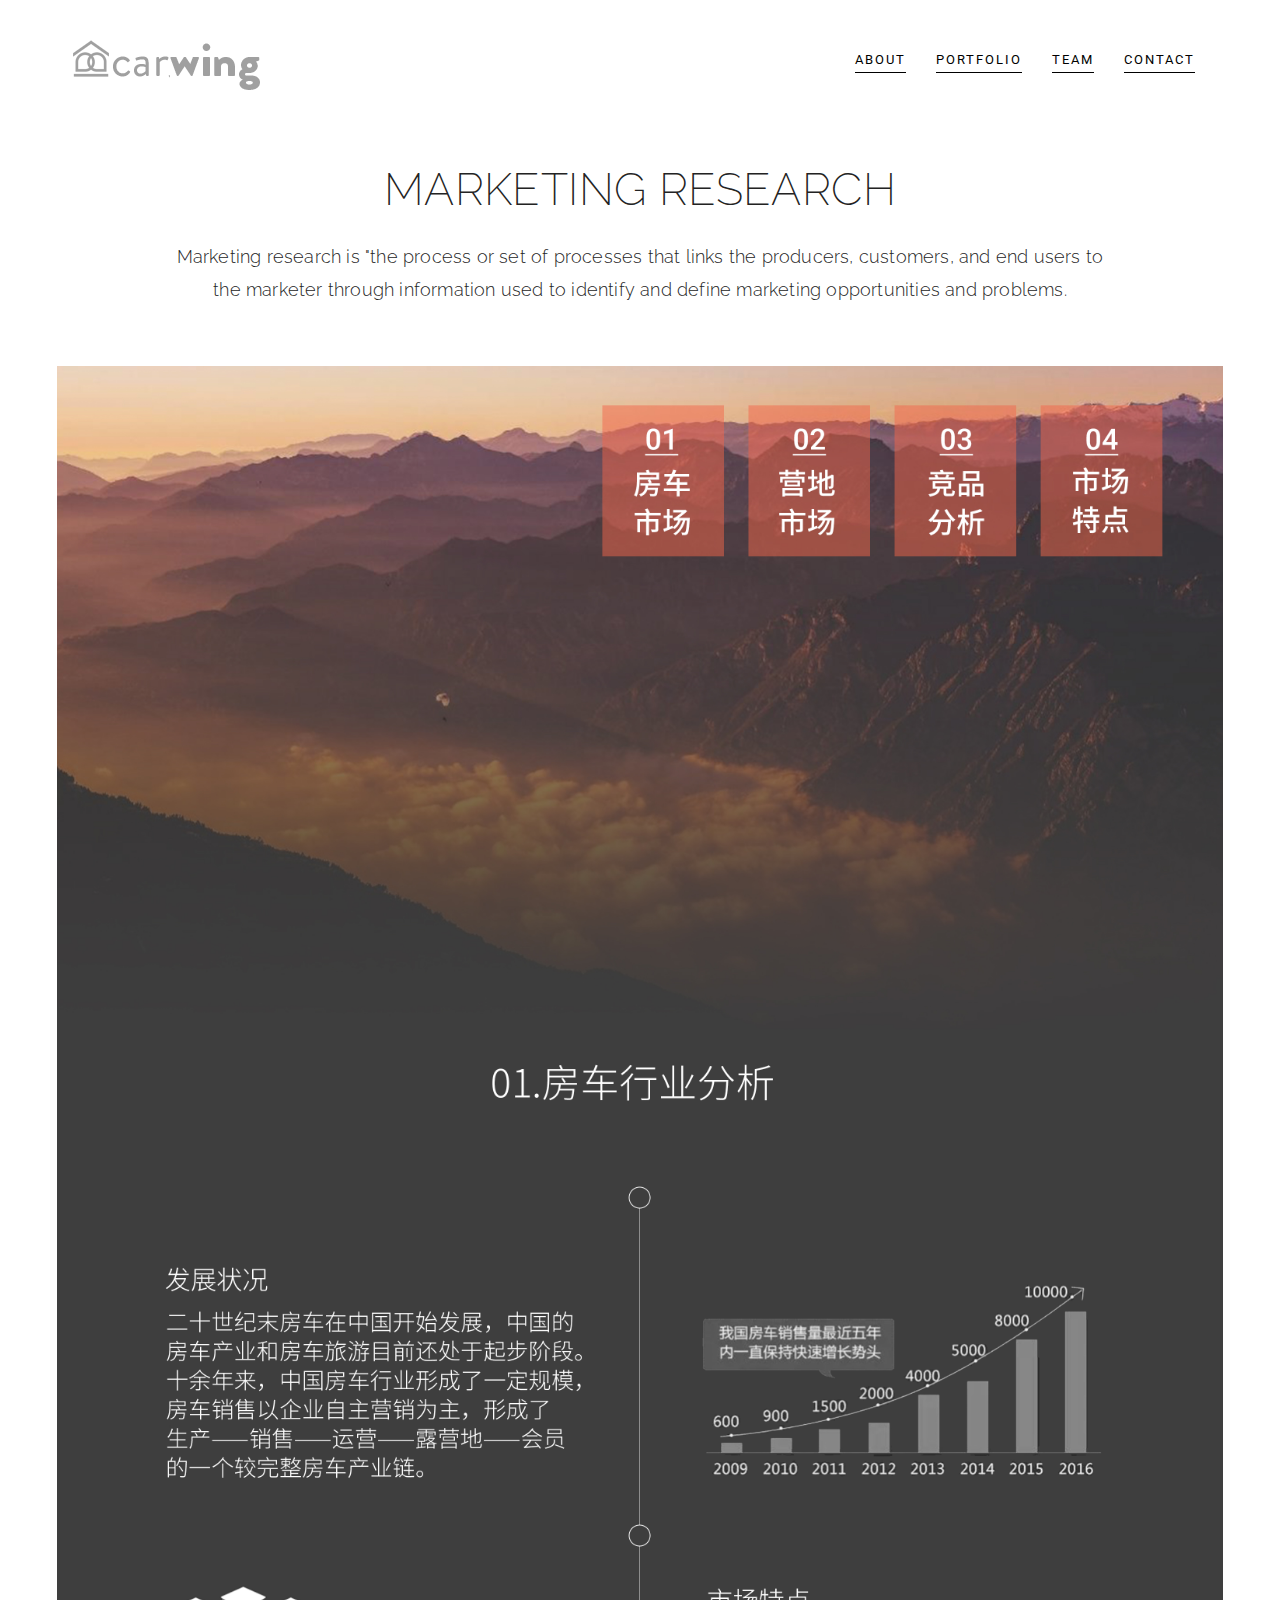
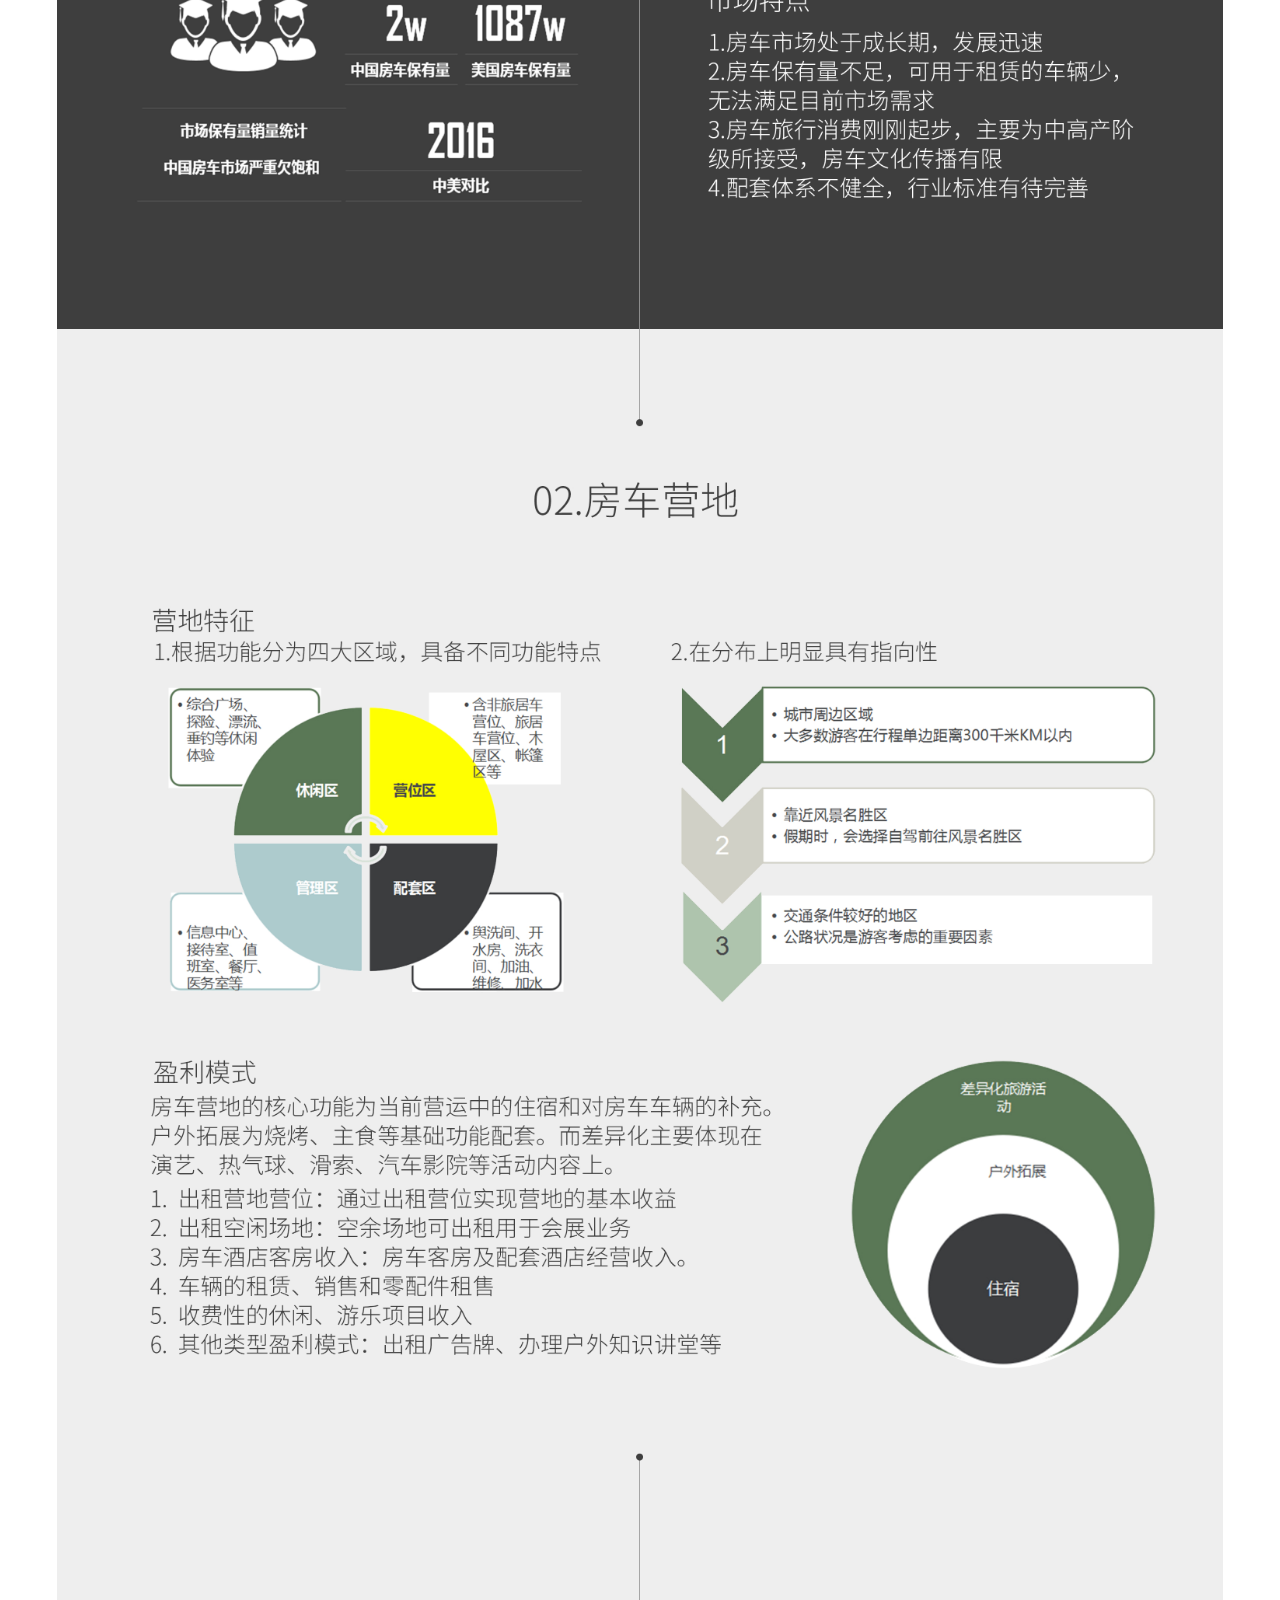
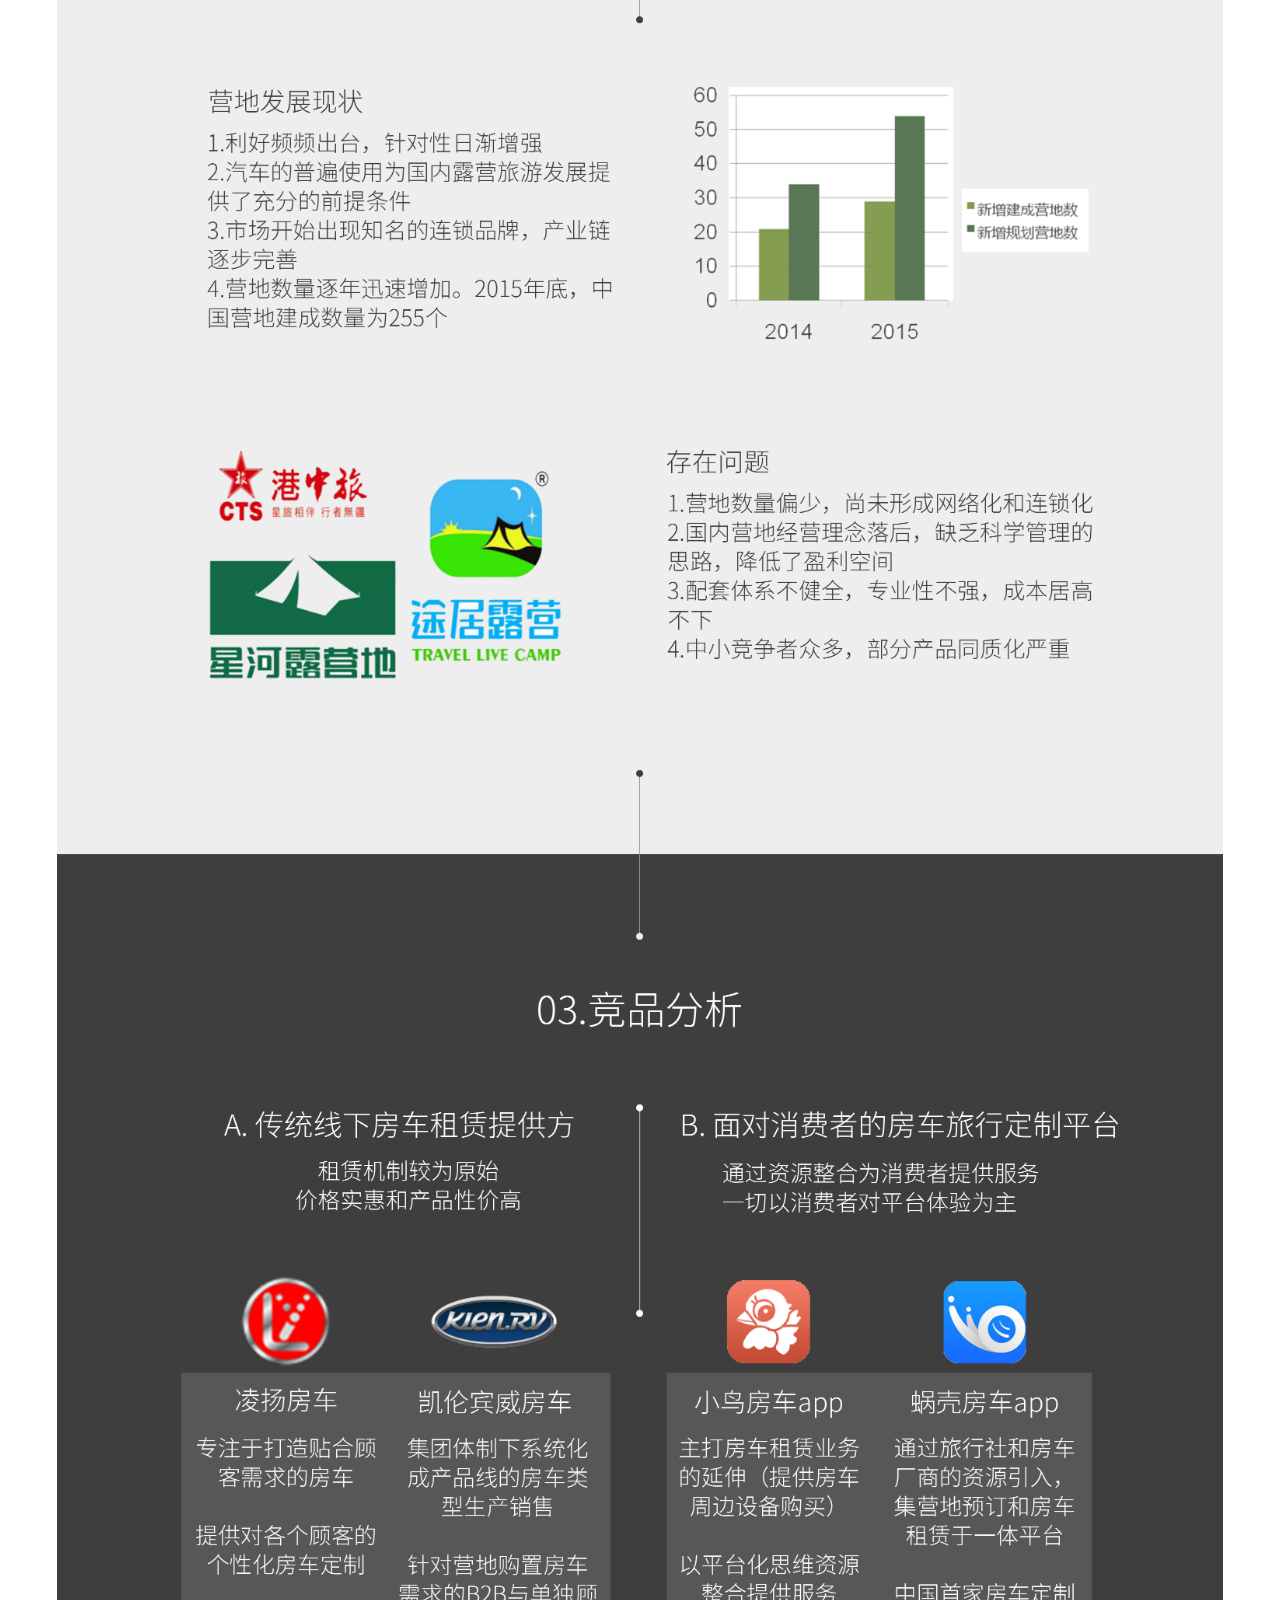
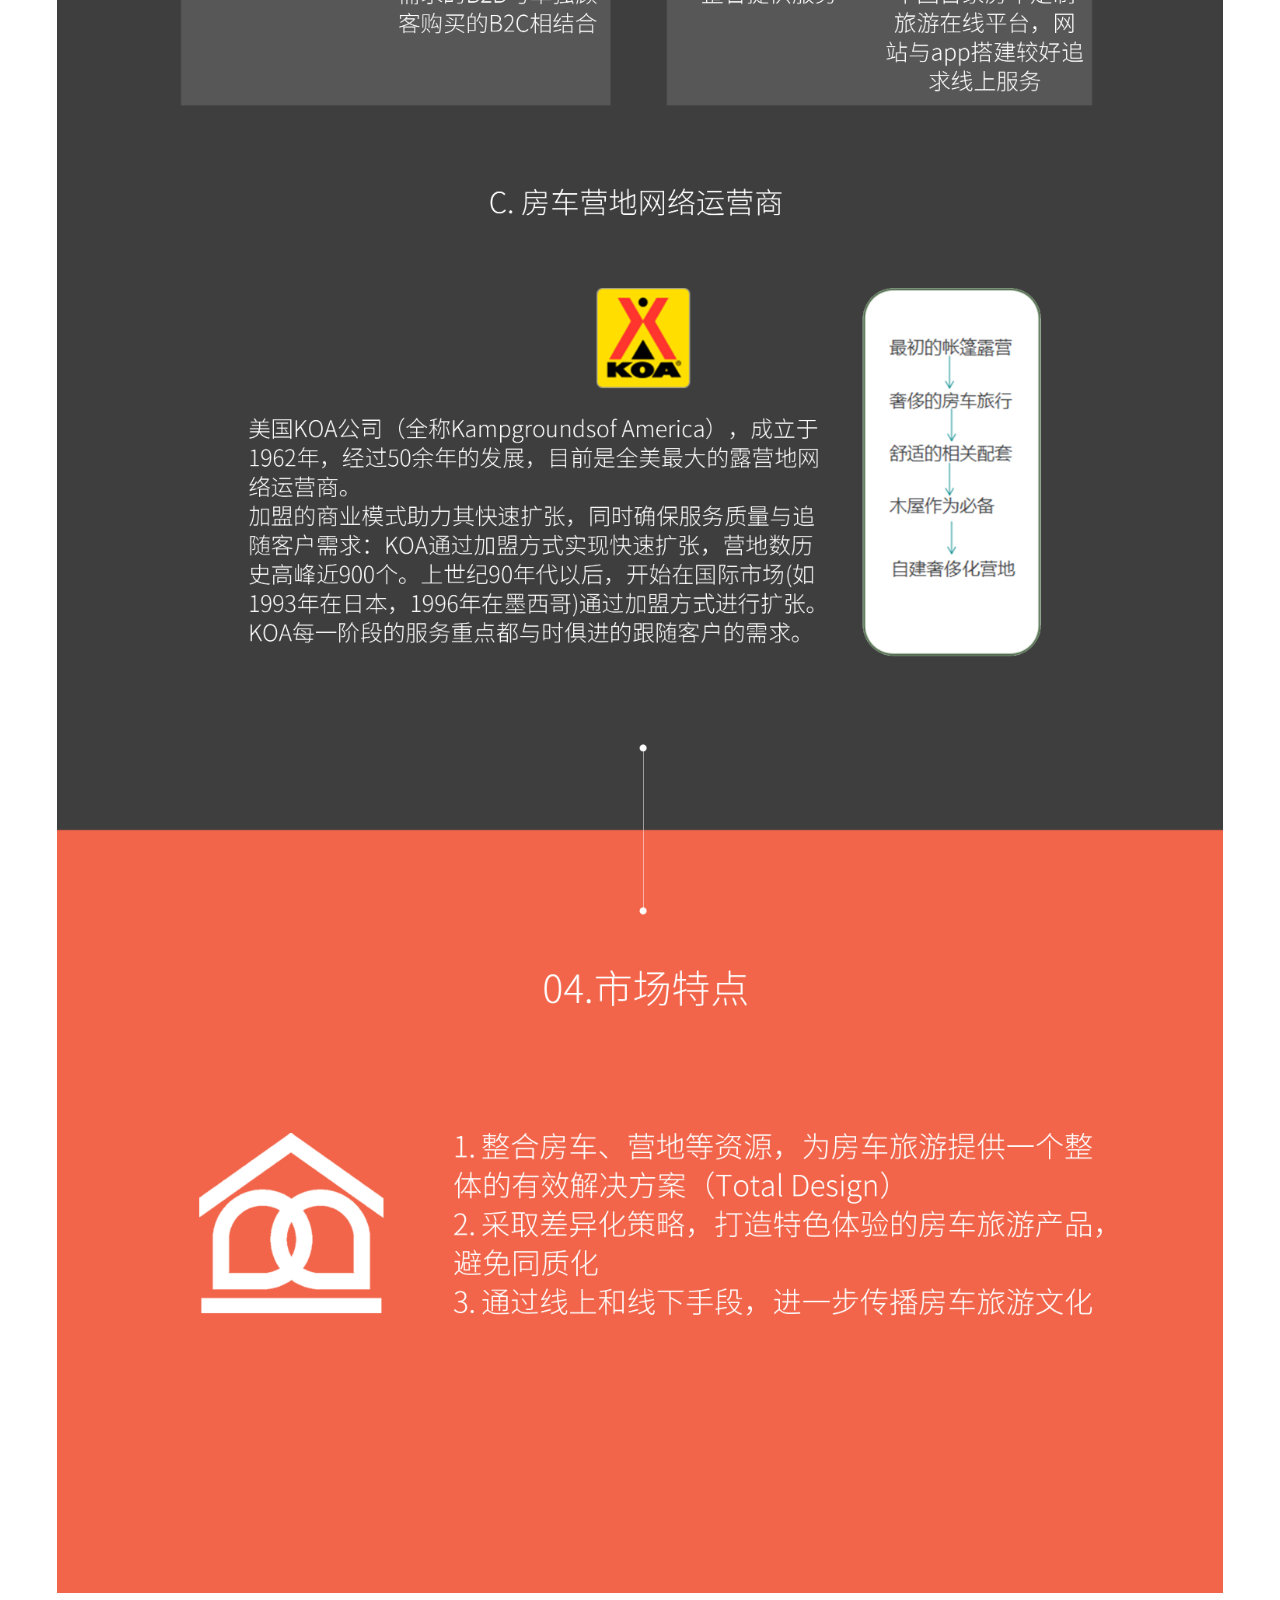
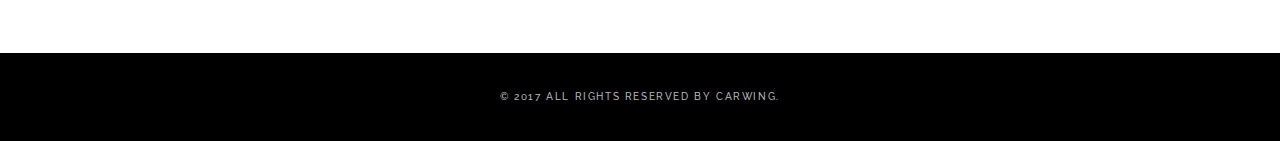
<file: carwing/research.html>
<!DOCTYPE html>
<html lang="en">
	<head>
		<meta charset="utf-8">
		<meta http-equiv="X-UA-Compatible" content="IE=edge">
		<meta name="viewport" content="width=device-width, initial-scale=1">
		<!-- The above 3 meta tags *must* come first in the head; any other head content must come *after* these tags -->
		<meta name="description" content="">
		<meta name="author" content="">
		<link rel="icon" href="favicon.ico">
		<title>Treviso - Clean & Elegant Onepage Multipurpose Bootstrap HTML</title>
		<!-- Bootstrap core CSS -->
		<link href="css/bootstrap.min.css" rel="stylesheet">
		<link rel="stylesheet" href="https://maxcdn.bootstrapcdn.com/font-awesome/4.4.0/css/font-awesome.min.css">
		<!-- Custom styles for this template -->
		<link href="css/style.css" rel="stylesheet">

			
	</head>
	<body id="page-top">
		<!-- Navigation -->
		<nav class="navbar navbar-default">
			<div class="container">
				<!-- Brand and toggle get grouped for better mobile display -->
				<div class="navbar-header page-scroll">
					<button type="button" class="navbar-toggle" data-toggle="collapse" data-target="#bs-example-navbar-collapse-1">
					<span class="sr-only">Toggle navigation</span>
					<span class="icon-bar"></span>
					<span class="icon-bar"></span>
					<span class="icon-bar"></span>
					</button>
					<a class="navbar-brand page-scroll" href="#page-top"><a href="index.html"><img src="images/logo1.png" alt="Treviso theme logo"></a></a>
				</div>
				<!-- Collect the nav links, forms, and other content for toggling -->
				<div class="collapse navbar-collapse" id="bs-example-navbar-collapse-1">
					<ul class="nav navbar-nav navbar-right">
						<li class="hidden">
							<a href="#page-top"></a>
						</li>
						<li>
							<a class="page-scroll" href="#about">About</a>
						</li>
						<li>
							<a class="page-scroll" href="#portfolio">Portfolio</a>
						</li>
						<li>
							<a class="page-scroll" href="#team">Team</a>
						</li>
						<li>
							<a class="page-scroll" href="#contact">Contact</a>
						</li>
					</ul>
				</div>
				<!-- /.navbar-collapse -->
			</div>
			<!-- /.container-fluid -->
		</nav>
		
		<section id="portfolio">
			<div class="container">
			<div class="row">
				<div class="col-lg-12 text-center">
					<div class="section-title">
						<h2>marketing research</h2>
						<p>Marketing research is "the process or set of processes that links the producers, customers, and end users to the marketer through information used to identify and define marketing opportunities and problems.</p>
					</div>
				</div>
			</div>
			
			
			<div class="row row-0-gutter">
				<!-- start portfolio item -->
				<div class="col-md-12 col-0-gutter">
					<img src="images/research/1.jpg" alt="img02" class="img-responsive" />
					<img src="images/research/调研-营地.jpg" alt="img02" class="img-responsive" />
					
				</div>
			
			</div>
			</div><!-- container -->
		</section>

		
        <div class="copyrights">Collect from <a href="http://www.cssmoban.com/" >企业网站模板</a></div>

		

		
		<p id="back-top">
			<a href="#top"><i class="fa fa-angle-up"></i></a>
		</p>
		<footer>
			<div class="container text-center">
				<p>© 2017 All rights reserved by Carwing.</p>
			</div>
		</footer>

		<!-- Modal for portfolio item 1 -->
		<div class="modal fade" id="Modal-1" tabindex="-1" role="dialog" aria-labelledby="Modal-label-1">
			<div class="modal-dialog" role="document">
				<div class="modal-content">
					<div class="modal-header">
						<button type="button" class="close" data-dismiss="modal" aria-label="Close"><span aria-hidden="true">&times;</span></button>
						<h4 class="modal-title" id="Modal-label-1">Dean & Letter</h4>
					</div>
					<div class="modal-body">
						<img src="images/demo/portfolio-1.jpg" alt="img01" class="img-responsive" />
						<div class="modal-works"><span>Branding</span><span>Web Design</span></div>
						<p>Temporibus autem quibusdam et aut officiis debitis aut rerum necessitatibus saepe</p>
					</div>
					<div class="modal-footer">
						<button type="button" class="btn btn-default" data-dismiss="modal">Close</button>
					</div>
				</div>
			</div>
		</div>

		<!-- Modal for portfolio item 2 -->
		<div class="modal fade" id="Modal-2" tabindex="-1" role="dialog" aria-labelledby="Modal-label-2">
			<div class="modal-dialog" role="document">
				<div class="modal-content">
					<div class="modal-header">
						<button type="button" class="close" data-dismiss="modal" aria-label="Close"><span aria-hidden="true">&times;</span></button>
						<h4 class="modal-title" id="Modal-label-2">Startup Framework</h4>
					</div>
					<div class="modal-body">
						<img src="images/demo/portfolio-2.jpg" alt="img01" class="img-responsive" />
						<div class="modal-works"><span>Branding</span><span>Web Design</span></div>
						<p>Temporibus autem quibusdam et aut officiis debitis aut rerum necessitatibus saepe</p>
					</div>
					<div class="modal-footer">
						<button type="button" class="btn btn-default" data-dismiss="modal">Close</button>
					</div>
				</div>
			</div>
		</div>

		<!-- Modal for portfolio item 3 -->
		<div class="modal fade" id="Modal-3" tabindex="-1" role="dialog" aria-labelledby="Modal-label-3">
			<div class="modal-dialog" role="document">
				<div class="modal-content">
					<div class="modal-header">
						<button type="button" class="close" data-dismiss="modal" aria-label="Close"><span aria-hidden="true">&times;</span></button>
						<h4 class="modal-title" id="Modal-label-3">Lamp & Velvet</h4>
					</div>
					<div class="modal-body">
						<img src="images/demo/portfolio-3.jpg" alt="img01" class="img-responsive" />
						<div class="modal-works"><span>Branding</span><span>Web Design</span></div>
						<p>Temporibus autem quibusdam et aut officiis debitis aut rerum necessitatibus saepe</p>
					</div>
					<div class="modal-footer">
						<button type="button" class="btn btn-default" data-dismiss="modal">Close</button>
					</div>
				</div>
			</div>
		</div>

		<!-- Modal for portfolio item 4 -->
		<div class="modal fade" id="Modal-4" tabindex="-1" role="dialog" aria-labelledby="Modal-label-4">
			<div class="modal-dialog" role="document">
				<div class="modal-content">
					<div class="modal-header">
						<button type="button" class="close" data-dismiss="modal" aria-label="Close"><span aria-hidden="true">&times;</span></button>
						<h4 class="modal-title" id="Modal-label-4">Smart Name</h4>
					</div>
					<div class="modal-body">
						<img src="images/demo/portfolio-4.jpg" alt="img01" class="img-responsive" />
						<div class="modal-works"><span>Branding</span><span>Web Design</span></div>
						<p>Temporibus autem quibusdam et aut officiis debitis aut rerum necessitatibus saepe</p>
					</div>
					<div class="modal-footer">
						<button type="button" class="btn btn-default" data-dismiss="modal">Close</button>
					</div>
				</div>
			</div>
		</div>

		<!-- Modal for portfolio item 5 -->
		<div class="modal fade" id="Modal-5" tabindex="-1" role="dialog" aria-labelledby="Modal-label-5">
			<div class="modal-dialog" role="document">
				<div class="modal-content">
					<div class="modal-header">
						<button type="button" class="close" data-dismiss="modal" aria-label="Close"><span aria-hidden="true">&times;</span></button>
						<h4 class="modal-title" id="Modal-label-5">Fast People</h4>
					</div>
					<div class="modal-body">
						<img src="images/demo/portfolio-5.jpg" alt="img01" class="img-responsive" />
						<div class="modal-works"><span>Branding</span><span>Web Design</span></div>
						<p>Temporibus autem quibusdam et aut officiis debitis aut rerum necessitatibus saepe</p>
					</div>
					<div class="modal-footer">
						<button type="button" class="btn btn-default" data-dismiss="modal">Close</button>
					</div>
				</div>
			</div>
		</div>

		<!-- Bootstrap core JavaScript
			================================================== -->
		<!-- Placed at the end of the document so the pages load faster -->
		<script src="https://ajax.googleapis.com/ajax/libs/jquery/1.11.3/jquery.min.js"></script>
		<script src="js/bootstrap.min.js"></script>
		<script src="js/SmoothScroll.js"></script>
		<script src="js/theme-scripts.js"></script>
	</body>
</html>
</file>
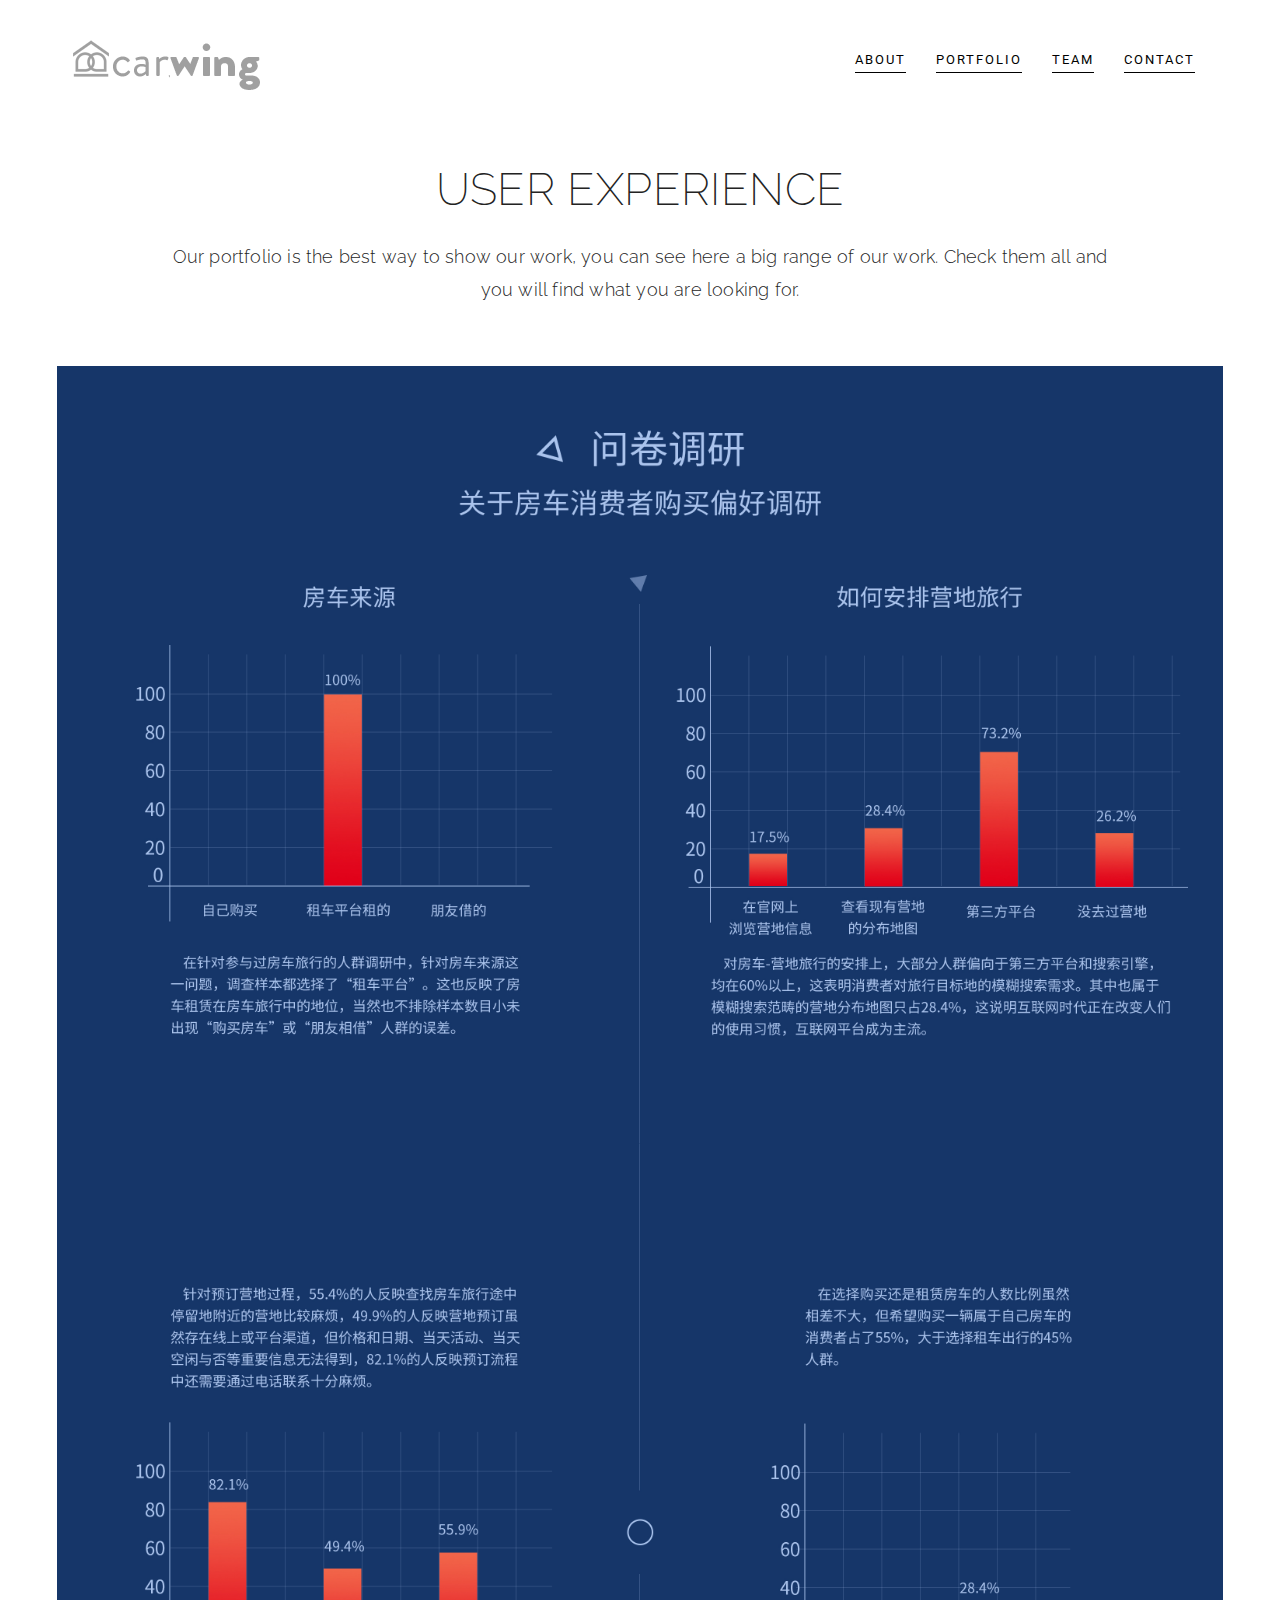
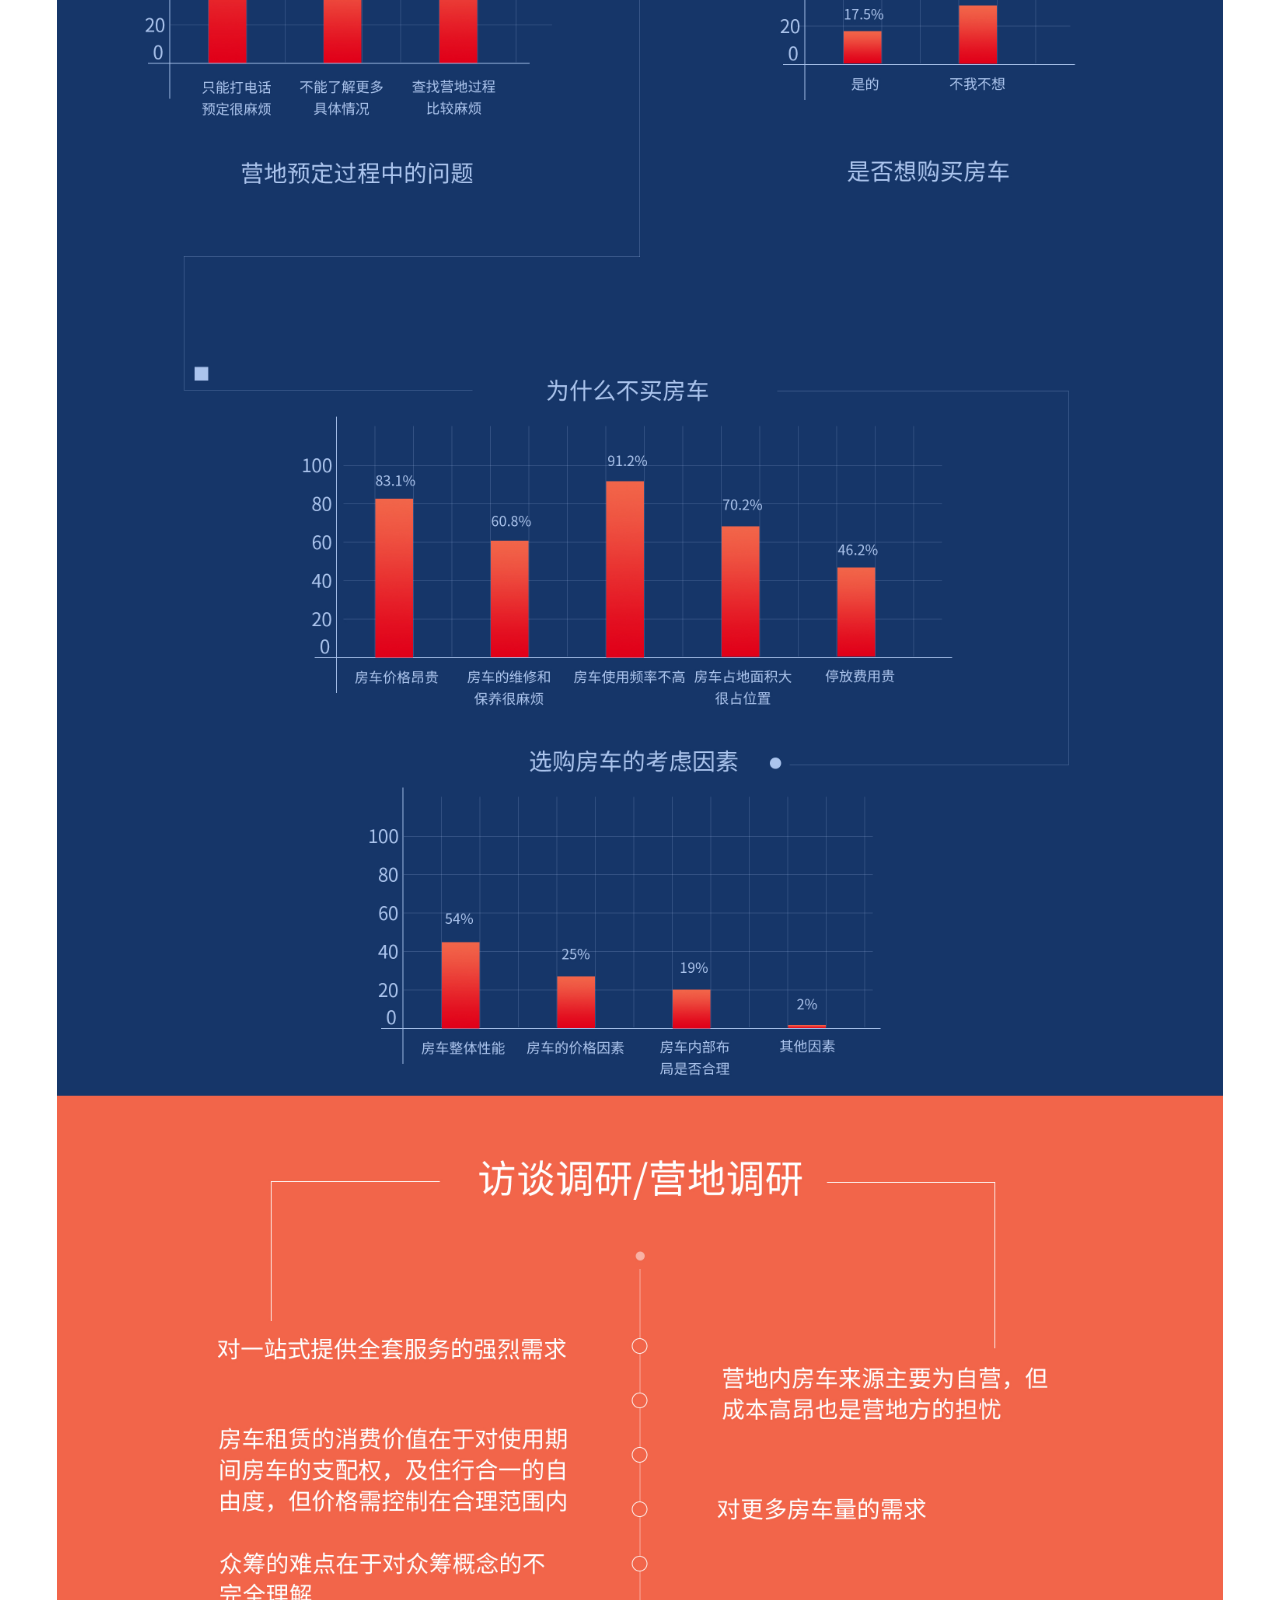
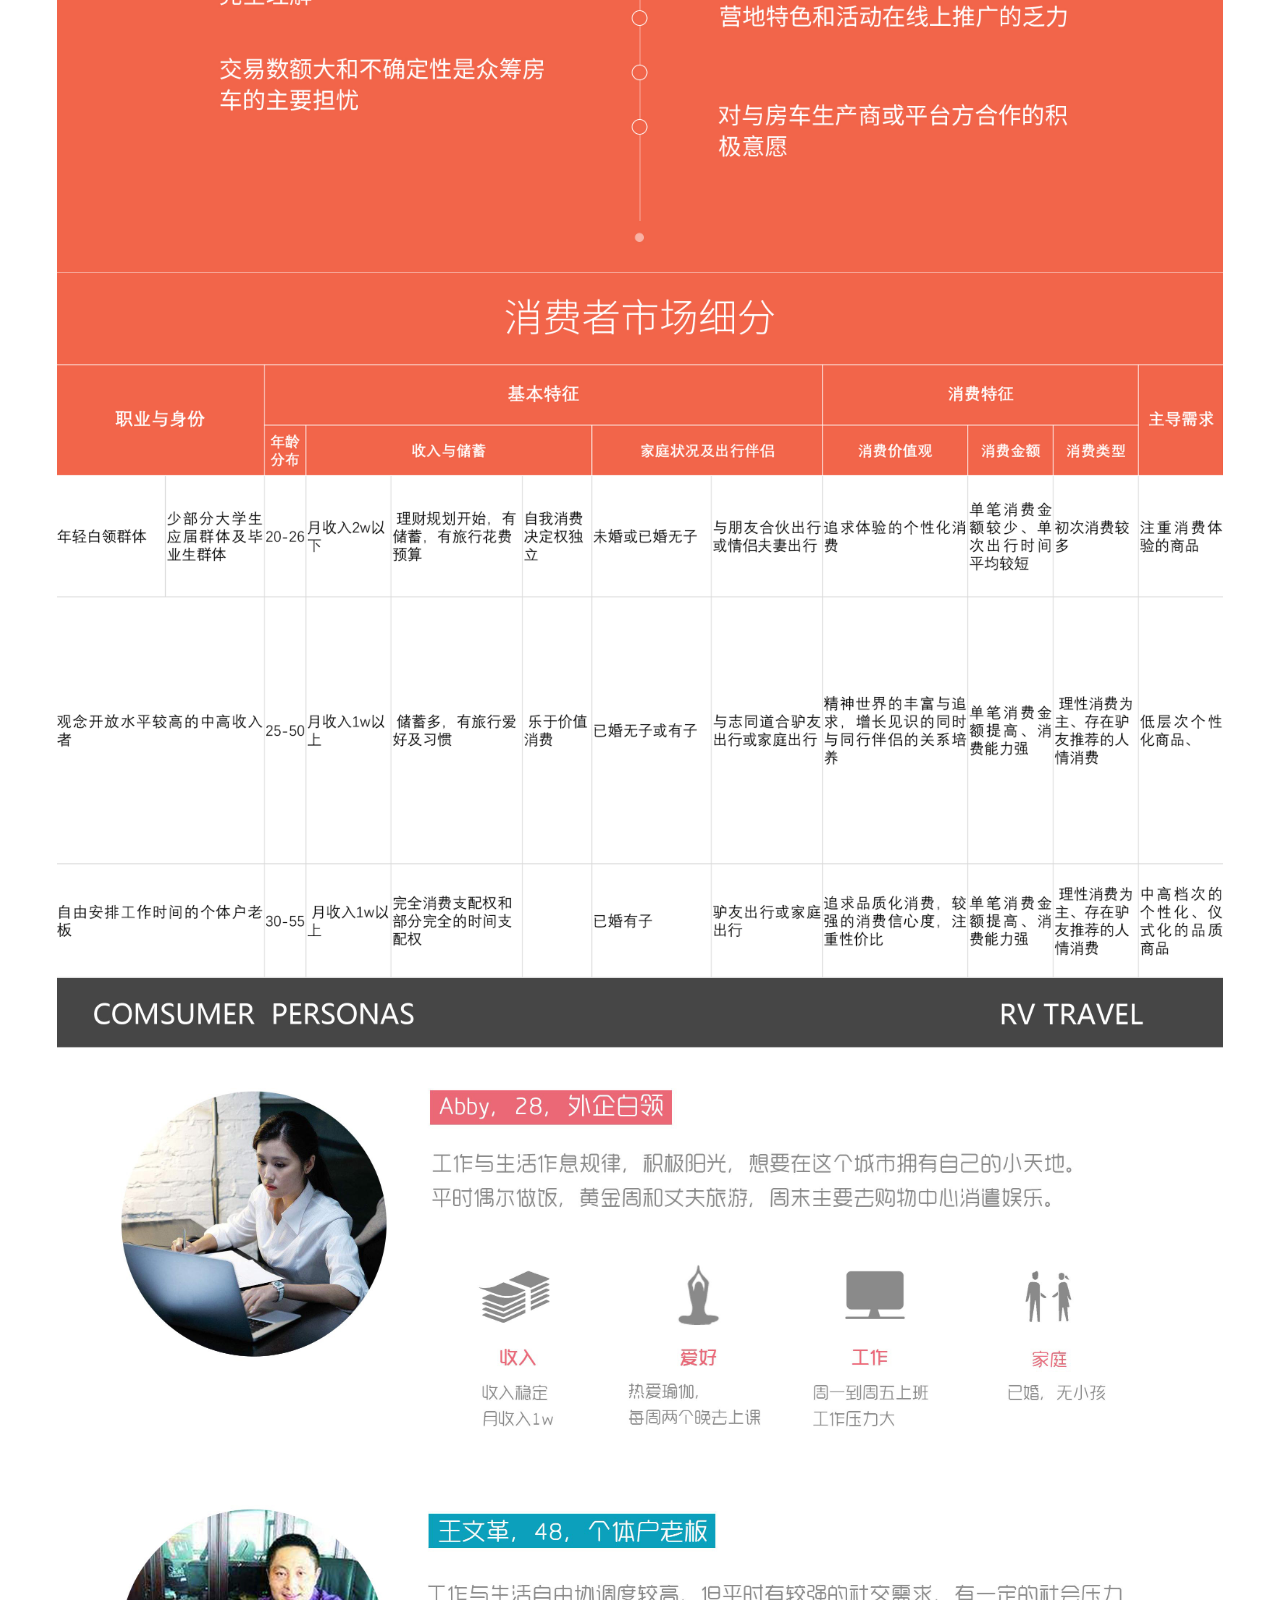
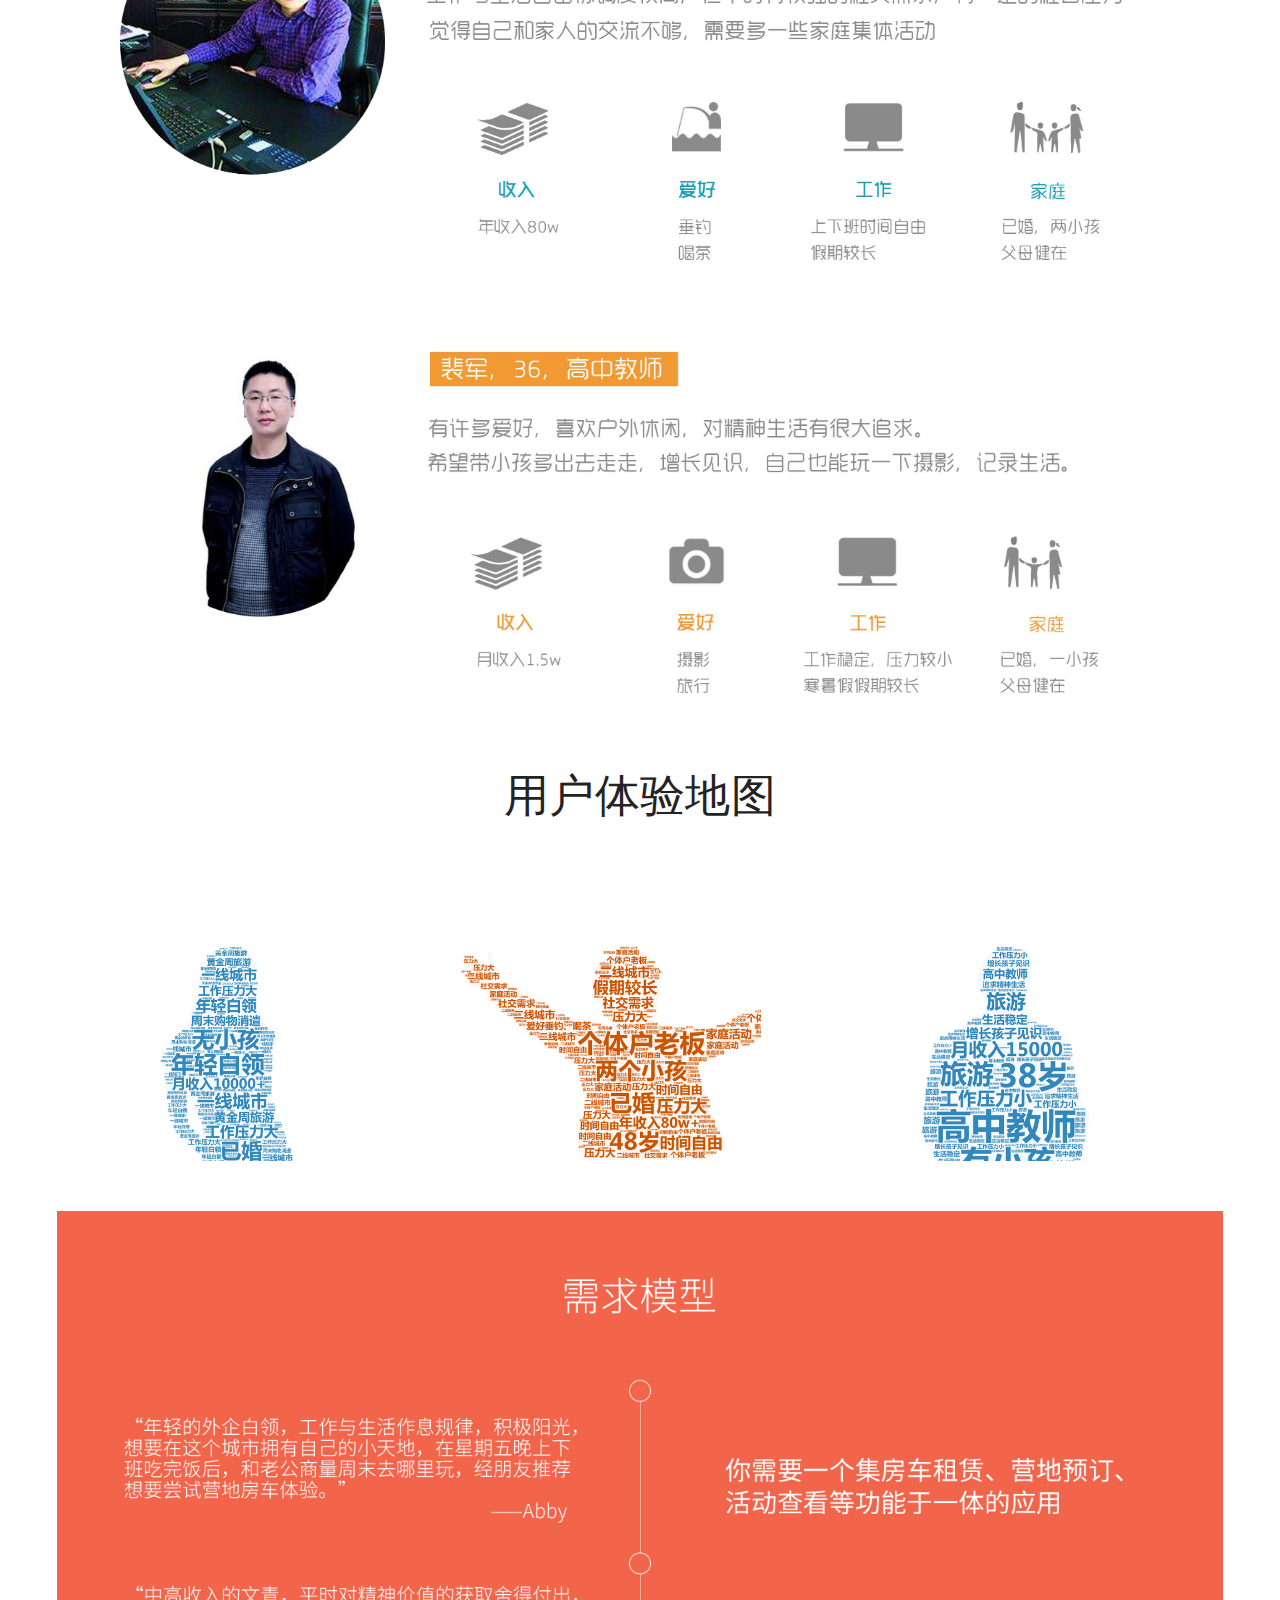
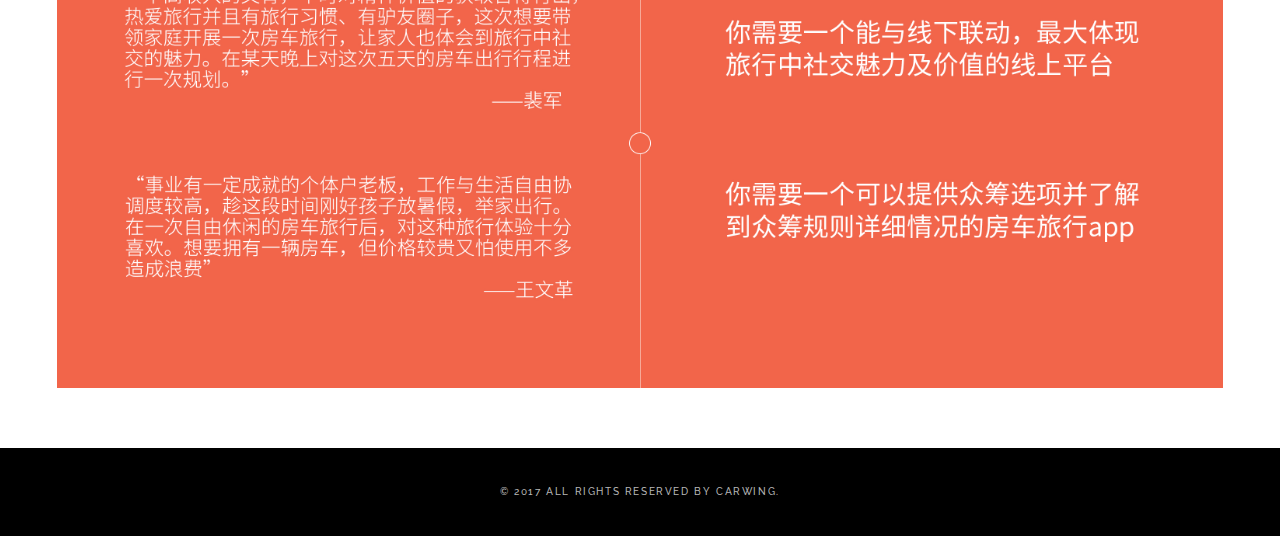
<file: carwing/ue.html>
<!DOCTYPE html>
<html lang="en">
	<head>
		<meta charset="utf-8">
		<meta http-equiv="X-UA-Compatible" content="IE=edge">
		<meta name="viewport" content="width=device-width, initial-scale=1">
		<!-- The above 3 meta tags *must* come first in the head; any other head content must come *after* these tags -->
		<meta name="description" content="">
		<meta name="author" content="">
		<link rel="icon" href="favicon.ico">
		<title>Treviso - Clean & Elegant Onepage Multipurpose Bootstrap HTML</title>
		<!-- Bootstrap core CSS -->
		<link href="css/bootstrap.min.css" rel="stylesheet">
		<link rel="stylesheet" href="https://maxcdn.bootstrapcdn.com/font-awesome/4.4.0/css/font-awesome.min.css">
		<!-- Custom styles for this template -->
		<link href="css/style.css" rel="stylesheet">

			
	</head>
	<body id="page-top">
		<!-- Navigation -->
		<nav class="navbar navbar-default">
			<div class="container">
				<!-- Brand and toggle get grouped for better mobile display -->
				<div class="navbar-header page-scroll">
					<button type="button" class="navbar-toggle" data-toggle="collapse" data-target="#bs-example-navbar-collapse-1">
					<span class="sr-only">Toggle navigation</span>
					<span class="icon-bar"></span>
					<span class="icon-bar"></span>
					<span class="icon-bar"></span>
					</button>
					<a class="navbar-brand page-scroll" href="#page-top"><a href="index.html"><img src="images/logo1.png" alt="Treviso theme logo"></a></a>
				</div>
				<!-- Collect the nav links, forms, and other content for toggling -->
				<div class="collapse navbar-collapse" id="bs-example-navbar-collapse-1">
					<ul class="nav navbar-nav navbar-right">
						<li class="hidden">
							<a href="#page-top"></a>
						</li>
						<li>
							<a class="page-scroll" href="#about">About</a>
						</li>
						<li>
							<a class="page-scroll" href="#portfolio">Portfolio</a>
						</li>
						<li>
							<a class="page-scroll" href="#team">Team</a>
						</li>
						<li>
							<a class="page-scroll" href="#contact">Contact</a>
						</li>
					</ul>
				</div>
				<!-- /.navbar-collapse -->
			</div>
			<!-- /.container-fluid -->
		</nav>
		
		<section id="portfolio">
			<div class="container">
			<div class="row">
				<div class="col-lg-12 text-center">
					<div class="section-title">
						<h2>user experience</h2>
						<p>Our portfolio is the best way to show our work, you can see here a big range of our work. Check them all and you will find what you are looking for.</p>
					</div>
				</div>
			</div>
			
			
			<div class="row row-0-gutter">
				<!-- start portfolio item -->
				<div class="col-md-12 col-0-gutter">
					<img src="images/concept/用户调研.jpg" alt="img02" class="img-responsive" />
					<img src="images/concept/消费者市场细分.png" alt="img02" class="img-responsive" />
					<img src="images/concept/用户画像.jpg" alt="img02" class="img-responsive" />
						
						<div class="col-lg-12 text-center">
					<div class="section-title">
						<h2>用户体验地图</h2>
						
					</div>
				</div>
					<div class="col-md-4">
					<a href="map/index.html" target="_blank">
					<img src="images/concept/1.png" width="300" >
				    </a>
					</div>
					<!-- end team member item -->
					<!-- team member item -->
					
					<div class="col-md-4">
						<a href="map/index.html" target="_blank">
					<img src="images/concept/3.png" width="300" >
				    </a>
					</div>
					<div class="col-md-4">
						<a href="map/index.html" target="_blank">
					<img src="images/concept/2.png" width="300" >
				    </a>
					</div>
					<div class="col-lg-12 text-center">
					<div class="section-title">
						<h2></h2>
						
					</div>
				</div>
					<img src="images/concept/需求模型.jpg" alt="img02" class="img-responsive" />
				</div>
			
			</div>
			</div><!-- container -->
		</section>

		
        <div class="copyrights">Collect from <a href="http://www.cssmoban.com/" >企业网站模板</a></div>

		

		
		<p id="back-top">
			<a href="#top"><i class="fa fa-angle-up"></i></a>
		</p>
		<footer>
			<div class="container text-center">
				<p>© 2017 All rights reserved by Carwing.</p>
			</div>
		</footer>

		<!-- Modal for portfolio item 1 -->
		<div class="modal fade" id="Modal-1" tabindex="-1" role="dialog" aria-labelledby="Modal-label-1">
			<div class="modal-dialog" role="document">
				<div class="modal-content">
					<div class="modal-header">
						<button type="button" class="close" data-dismiss="modal" aria-label="Close"><span aria-hidden="true">&times;</span></button>
						<h4 class="modal-title" id="Modal-label-1">Dean & Letter</h4>
					</div>
					<div class="modal-body">
						<img src="images/demo/portfolio-1.jpg" alt="img01" class="img-responsive" />
						<div class="modal-works"><span>Branding</span><span>Web Design</span></div>
						<p>Temporibus autem quibusdam et aut officiis debitis aut rerum necessitatibus saepe</p>
					</div>
					<div class="modal-footer">
						<button type="button" class="btn btn-default" data-dismiss="modal">Close</button>
					</div>
				</div>
			</div>
		</div>

		<!-- Modal for portfolio item 2 -->
		<div class="modal fade" id="Modal-2" tabindex="-1" role="dialog" aria-labelledby="Modal-label-2">
			<div class="modal-dialog" role="document">
				<div class="modal-content">
					<div class="modal-header">
						<button type="button" class="close" data-dismiss="modal" aria-label="Close"><span aria-hidden="true">&times;</span></button>
						<h4 class="modal-title" id="Modal-label-2">Startup Framework</h4>
					</div>
					<div class="modal-body">
						<img src="images/demo/portfolio-2.jpg" alt="img01" class="img-responsive" />
						<div class="modal-works"><span>Branding</span><span>Web Design</span></div>
						<p>Temporibus autem quibusdam et aut officiis debitis aut rerum necessitatibus saepe</p>
					</div>
					<div class="modal-footer">
						<button type="button" class="btn btn-default" data-dismiss="modal">Close</button>
					</div>
				</div>
			</div>
		</div>

		<!-- Modal for portfolio item 3 -->
		<div class="modal fade" id="Modal-3" tabindex="-1" role="dialog" aria-labelledby="Modal-label-3">
			<div class="modal-dialog" role="document">
				<div class="modal-content">
					<div class="modal-header">
						<button type="button" class="close" data-dismiss="modal" aria-label="Close"><span aria-hidden="true">&times;</span></button>
						<h4 class="modal-title" id="Modal-label-3">Lamp & Velvet</h4>
					</div>
					<div class="modal-body">
						<img src="images/demo/portfolio-3.jpg" alt="img01" class="img-responsive" />
						<div class="modal-works"><span>Branding</span><span>Web Design</span></div>
						<p>Temporibus autem quibusdam et aut officiis debitis aut rerum necessitatibus saepe</p>
					</div>
					<div class="modal-footer">
						<button type="button" class="btn btn-default" data-dismiss="modal">Close</button>
					</div>
				</div>
			</div>
		</div>

		<!-- Modal for portfolio item 4 -->
		<div class="modal fade" id="Modal-4" tabindex="-1" role="dialog" aria-labelledby="Modal-label-4">
			<div class="modal-dialog" role="document">
				<div class="modal-content">
					<div class="modal-header">
						<button type="button" class="close" data-dismiss="modal" aria-label="Close"><span aria-hidden="true">&times;</span></button>
						<h4 class="modal-title" id="Modal-label-4">Smart Name</h4>
					</div>
					<div class="modal-body">
						<img src="images/demo/portfolio-4.jpg" alt="img01" class="img-responsive" />
						<div class="modal-works"><span>Branding</span><span>Web Design</span></div>
						<p>Temporibus autem quibusdam et aut officiis debitis aut rerum necessitatibus saepe</p>
					</div>
					<div class="modal-footer">
						<button type="button" class="btn btn-default" data-dismiss="modal">Close</button>
					</div>
				</div>
			</div>
		</div>

		<!-- Modal for portfolio item 5 -->
		<div class="modal fade" id="Modal-5" tabindex="-1" role="dialog" aria-labelledby="Modal-label-5">
			<div class="modal-dialog" role="document">
				<div class="modal-content">
					<div class="modal-header">
						<button type="button" class="close" data-dismiss="modal" aria-label="Close"><span aria-hidden="true">&times;</span></button>
						<h4 class="modal-title" id="Modal-label-5">Fast People</h4>
					</div>
					<div class="modal-body">
						<img src="images/demo/portfolio-5.jpg" alt="img01" class="img-responsive" />
						<div class="modal-works"><span>Branding</span><span>Web Design</span></div>
						<p>Temporibus autem quibusdam et aut officiis debitis aut rerum necessitatibus saepe</p>
					</div>
					<div class="modal-footer">
						<button type="button" class="btn btn-default" data-dismiss="modal">Close</button>
					</div>
				</div>
			</div>
		</div>

		<!-- Bootstrap core JavaScript
			================================================== -->
		<!-- Placed at the end of the document so the pages load faster -->
		<script src="https://ajax.googleapis.com/ajax/libs/jquery/1.11.3/jquery.min.js"></script>
		<script src="js/bootstrap.min.js"></script>
		<script src="js/SmoothScroll.js"></script>
		<script src="js/theme-scripts.js"></script>
	</body>
</html>
</file>
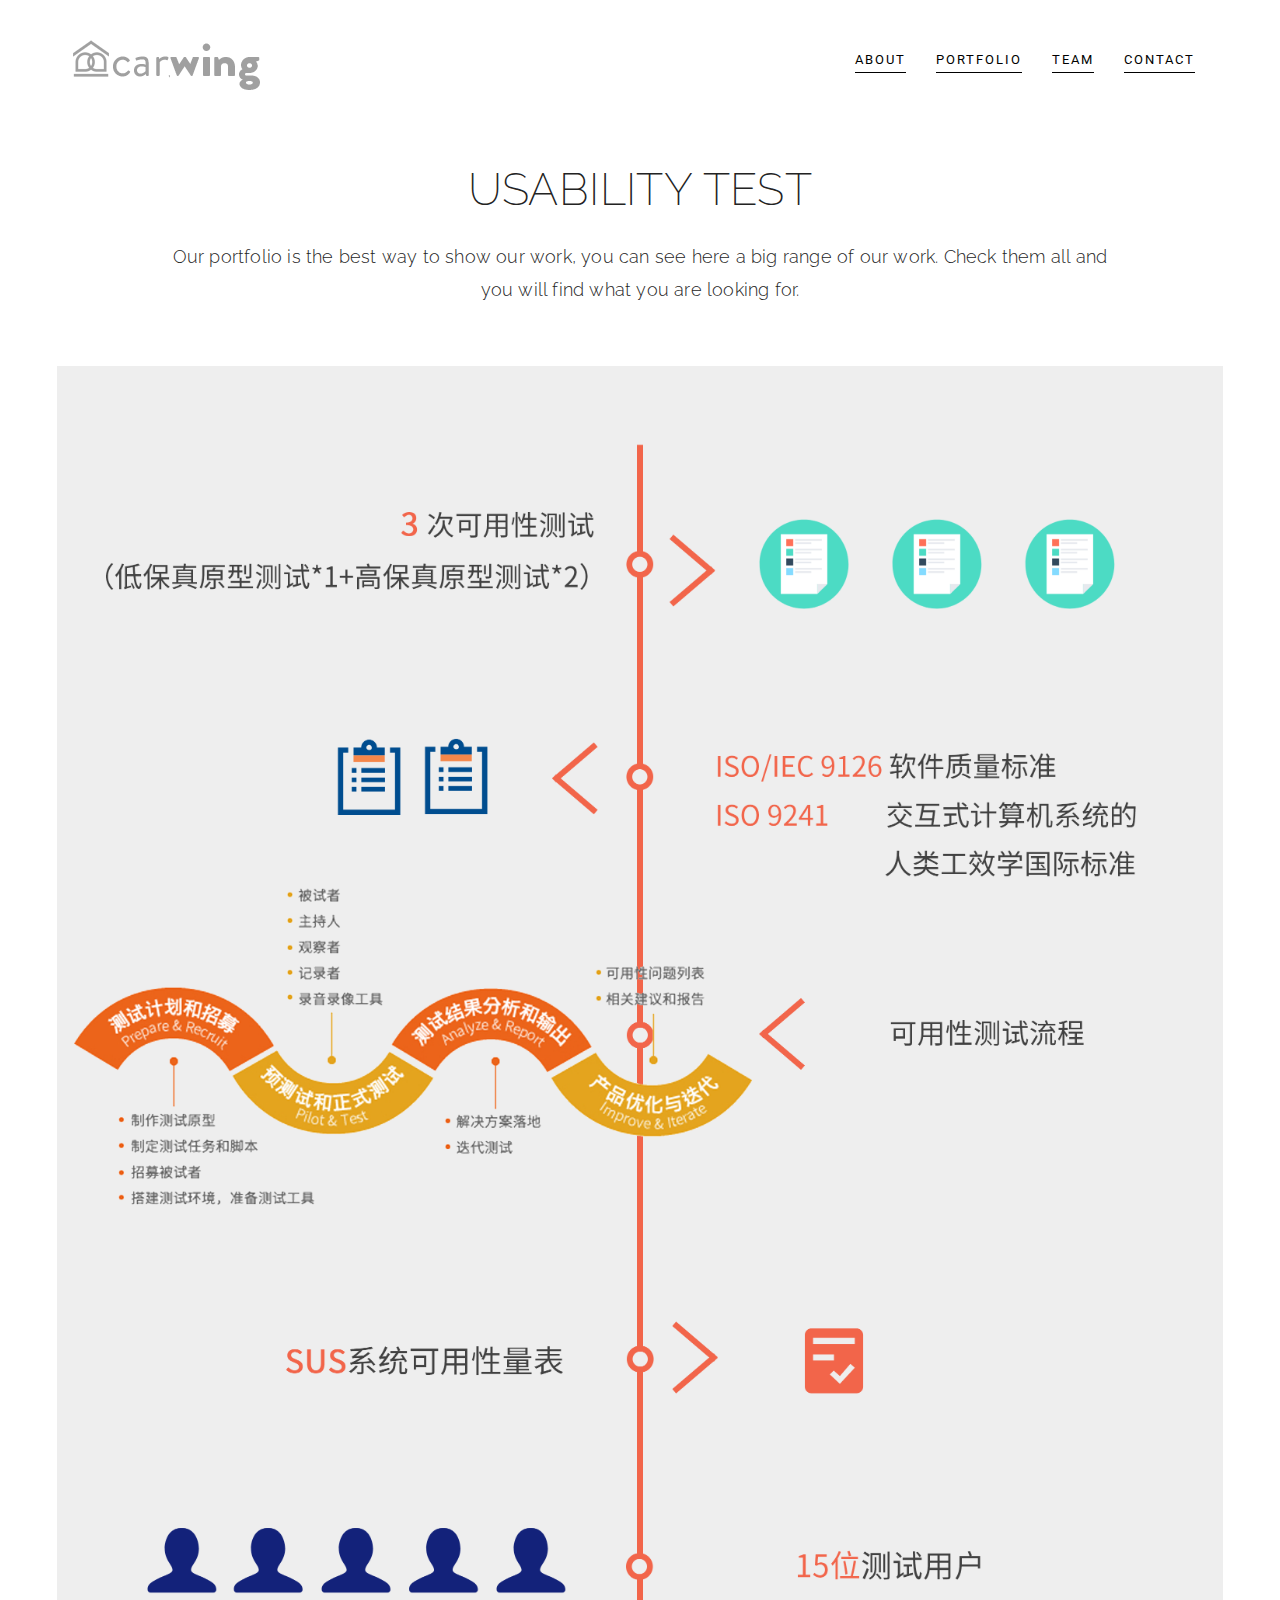
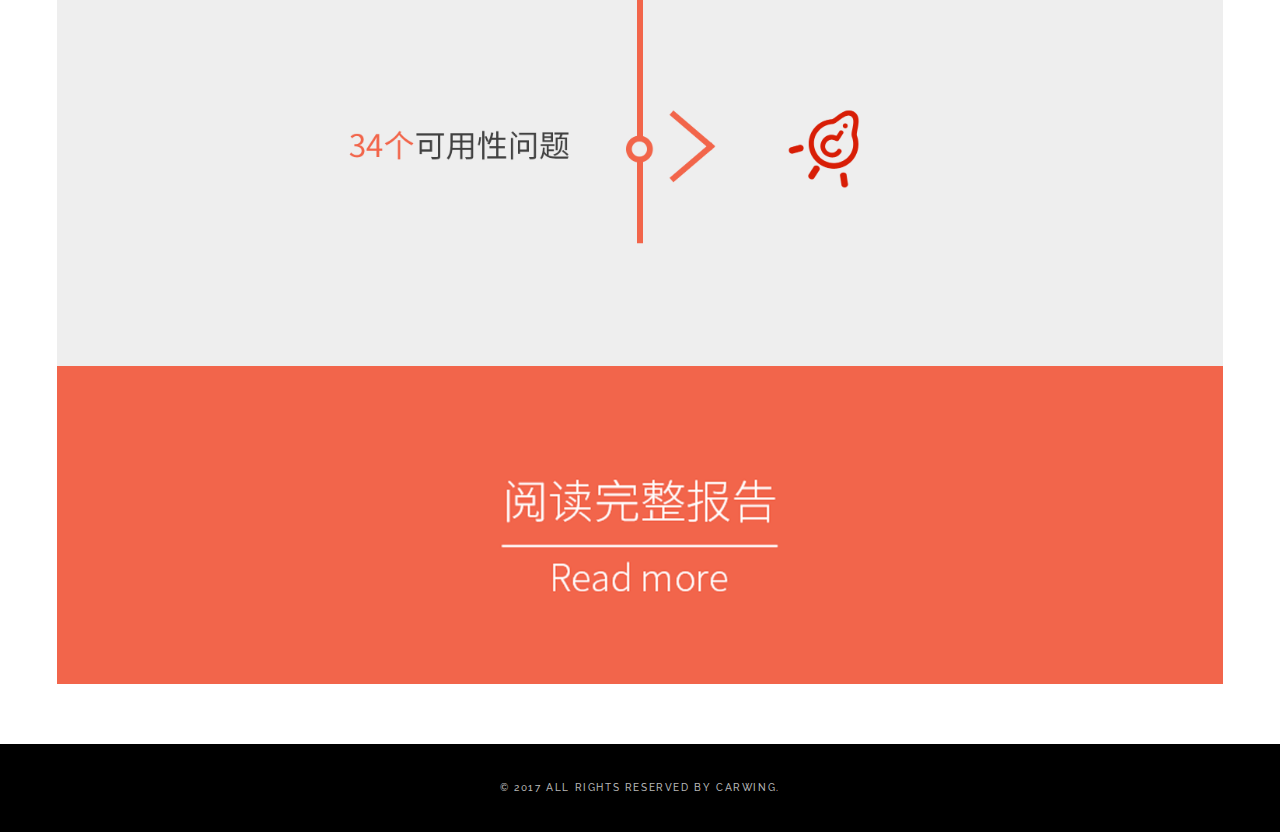
<file: carwing/usability.html>
<!DOCTYPE html>
<html lang="en">
	<head>
		<meta charset="utf-8">
		<meta http-equiv="X-UA-Compatible" content="IE=edge">
		<meta name="viewport" content="width=device-width, initial-scale=1">
		<!-- The above 3 meta tags *must* come first in the head; any other head content must come *after* these tags -->
		<meta name="description" content="">
		<meta name="author" content="">
		<link rel="icon" href="favicon.ico">
		<title>Treviso - Clean & Elegant Onepage Multipurpose Bootstrap HTML</title>
		<!-- Bootstrap core CSS -->
		<link href="css/bootstrap.min.css" rel="stylesheet">
		<link rel="stylesheet" href="https://maxcdn.bootstrapcdn.com/font-awesome/4.4.0/css/font-awesome.min.css">
		<!-- Custom styles for this template -->
		<link href="css/style.css" rel="stylesheet">

			
	</head>
	<body id="page-top">
		<!-- Navigation -->
		<nav class="navbar navbar-default">
			<div class="container">
				<!-- Brand and toggle get grouped for better mobile display -->
				<div class="navbar-header page-scroll">
					<button type="button" class="navbar-toggle" data-toggle="collapse" data-target="#bs-example-navbar-collapse-1">
					<span class="sr-only">Toggle navigation</span>
					<span class="icon-bar"></span>
					<span class="icon-bar"></span>
					<span class="icon-bar"></span>
					</button>
					<a class="navbar-brand page-scroll" href="#page-top"><a href="index.html"><img src="images/logo1.png" alt="Treviso theme logo"></a></a>
				</div>
				<!-- Collect the nav links, forms, and other content for toggling -->
				<div class="collapse navbar-collapse" id="bs-example-navbar-collapse-1">
					<ul class="nav navbar-nav navbar-right">
						<li class="hidden">
							<a href="#page-top"></a>
						</li>
						<li>
							<a class="page-scroll" href="#about">About</a>
						</li>
						<li>
							<a class="page-scroll" href="#portfolio">Portfolio</a>
						</li>
						<li>
							<a class="page-scroll" href="#team">Team</a>
						</li>
						<li>
							<a class="page-scroll" href="#contact">Contact</a>
						</li>
					</ul>
				</div>
				<!-- /.navbar-collapse -->
			</div>
			<!-- /.container-fluid -->
		</nav>
		
		<section id="portfolio">
			<div class="container">
			<div class="row">
				<div class="col-lg-12 text-center">
					<div class="section-title">
						<h2>usability test</h2>
						<p>Our portfolio is the best way to show our work, you can see here a big range of our work. Check them all and you will find what you are looking for.</p>
					</div>
				</div>
			</div>
			
			
			<div class="row row-0-gutter">
				<!-- start portfolio item -->
				<div class="col-md-12 col-0-gutter">
					<img src="images/可用性1.png" alt="img02" class="img-responsive" />
					<a href="#">
					<img src="images/可用性2.png" alt="img02" class="img-responsive" /></a>
				</div>
			
			</div>
			</div><!-- container -->
		</section>

		
        <div class="copyrights">Collect from <a href="http://www.cssmoban.com/" >企业网站模板</a></div>

		

		
		<p id="back-top">
			<a href="#top"><i class="fa fa-angle-up"></i></a>
		</p>
		<footer>
			<div class="container text-center">
				<p>© 2017 All rights reserved by Carwing.</p>
			</div>
		</footer>

		<!-- Modal for portfolio item 1 -->
		<div class="modal fade" id="Modal-1" tabindex="-1" role="dialog" aria-labelledby="Modal-label-1">
			<div class="modal-dialog" role="document">
				<div class="modal-content">
					<div class="modal-header">
						<button type="button" class="close" data-dismiss="modal" aria-label="Close"><span aria-hidden="true">&times;</span></button>
						<h4 class="modal-title" id="Modal-label-1">Dean & Letter</h4>
					</div>
					<div class="modal-body">
						<img src="images/demo/portfolio-1.jpg" alt="img01" class="img-responsive" />
						<div class="modal-works"><span>Branding</span><span>Web Design</span></div>
						<p>Temporibus autem quibusdam et aut officiis debitis aut rerum necessitatibus saepe</p>
					</div>
					<div class="modal-footer">
						<button type="button" class="btn btn-default" data-dismiss="modal">Close</button>
					</div>
				</div>
			</div>
		</div>

		<!-- Modal for portfolio item 2 -->
		<div class="modal fade" id="Modal-2" tabindex="-1" role="dialog" aria-labelledby="Modal-label-2">
			<div class="modal-dialog" role="document">
				<div class="modal-content">
					<div class="modal-header">
						<button type="button" class="close" data-dismiss="modal" aria-label="Close"><span aria-hidden="true">&times;</span></button>
						<h4 class="modal-title" id="Modal-label-2">Startup Framework</h4>
					</div>
					<div class="modal-body">
						<img src="images/demo/portfolio-2.jpg" alt="img01" class="img-responsive" />
						<div class="modal-works"><span>Branding</span><span>Web Design</span></div>
						<p>Temporibus autem quibusdam et aut officiis debitis aut rerum necessitatibus saepe</p>
					</div>
					<div class="modal-footer">
						<button type="button" class="btn btn-default" data-dismiss="modal">Close</button>
					</div>
				</div>
			</div>
		</div>

		<!-- Modal for portfolio item 3 -->
		<div class="modal fade" id="Modal-3" tabindex="-1" role="dialog" aria-labelledby="Modal-label-3">
			<div class="modal-dialog" role="document">
				<div class="modal-content">
					<div class="modal-header">
						<button type="button" class="close" data-dismiss="modal" aria-label="Close"><span aria-hidden="true">&times;</span></button>
						<h4 class="modal-title" id="Modal-label-3">Lamp & Velvet</h4>
					</div>
					<div class="modal-body">
						<img src="images/demo/portfolio-3.jpg" alt="img01" class="img-responsive" />
						<div class="modal-works"><span>Branding</span><span>Web Design</span></div>
						<p>Temporibus autem quibusdam et aut officiis debitis aut rerum necessitatibus saepe</p>
					</div>
					<div class="modal-footer">
						<button type="button" class="btn btn-default" data-dismiss="modal">Close</button>
					</div>
				</div>
			</div>
		</div>

		<!-- Modal for portfolio item 4 -->
		<div class="modal fade" id="Modal-4" tabindex="-1" role="dialog" aria-labelledby="Modal-label-4">
			<div class="modal-dialog" role="document">
				<div class="modal-content">
					<div class="modal-header">
						<button type="button" class="close" data-dismiss="modal" aria-label="Close"><span aria-hidden="true">&times;</span></button>
						<h4 class="modal-title" id="Modal-label-4">Smart Name</h4>
					</div>
					<div class="modal-body">
						<img src="images/demo/portfolio-4.jpg" alt="img01" class="img-responsive" />
						<div class="modal-works"><span>Branding</span><span>Web Design</span></div>
						<p>Temporibus autem quibusdam et aut officiis debitis aut rerum necessitatibus saepe</p>
					</div>
					<div class="modal-footer">
						<button type="button" class="btn btn-default" data-dismiss="modal">Close</button>
					</div>
				</div>
			</div>
		</div>

		<!-- Modal for portfolio item 5 -->
		<div class="modal fade" id="Modal-5" tabindex="-1" role="dialog" aria-labelledby="Modal-label-5">
			<div class="modal-dialog" role="document">
				<div class="modal-content">
					<div class="modal-header">
						<button type="button" class="close" data-dismiss="modal" aria-label="Close"><span aria-hidden="true">&times;</span></button>
						<h4 class="modal-title" id="Modal-label-5">Fast People</h4>
					</div>
					<div class="modal-body">
						<img src="images/demo/portfolio-5.jpg" alt="img01" class="img-responsive" />
						<div class="modal-works"><span>Branding</span><span>Web Design</span></div>
						<p>Temporibus autem quibusdam et aut officiis debitis aut rerum necessitatibus saepe</p>
					</div>
					<div class="modal-footer">
						<button type="button" class="btn btn-default" data-dismiss="modal">Close</button>
					</div>
				</div>
			</div>
		</div>

		<!-- Bootstrap core JavaScript
			================================================== -->
		<!-- Placed at the end of the document so the pages load faster -->
		<script src="https://ajax.googleapis.com/ajax/libs/jquery/1.11.3/jquery.min.js"></script>
		<script src="js/bootstrap.min.js"></script>
		<script src="js/SmoothScroll.js"></script>
		<script src="js/theme-scripts.js"></script>
	</body>
</html>
</file>
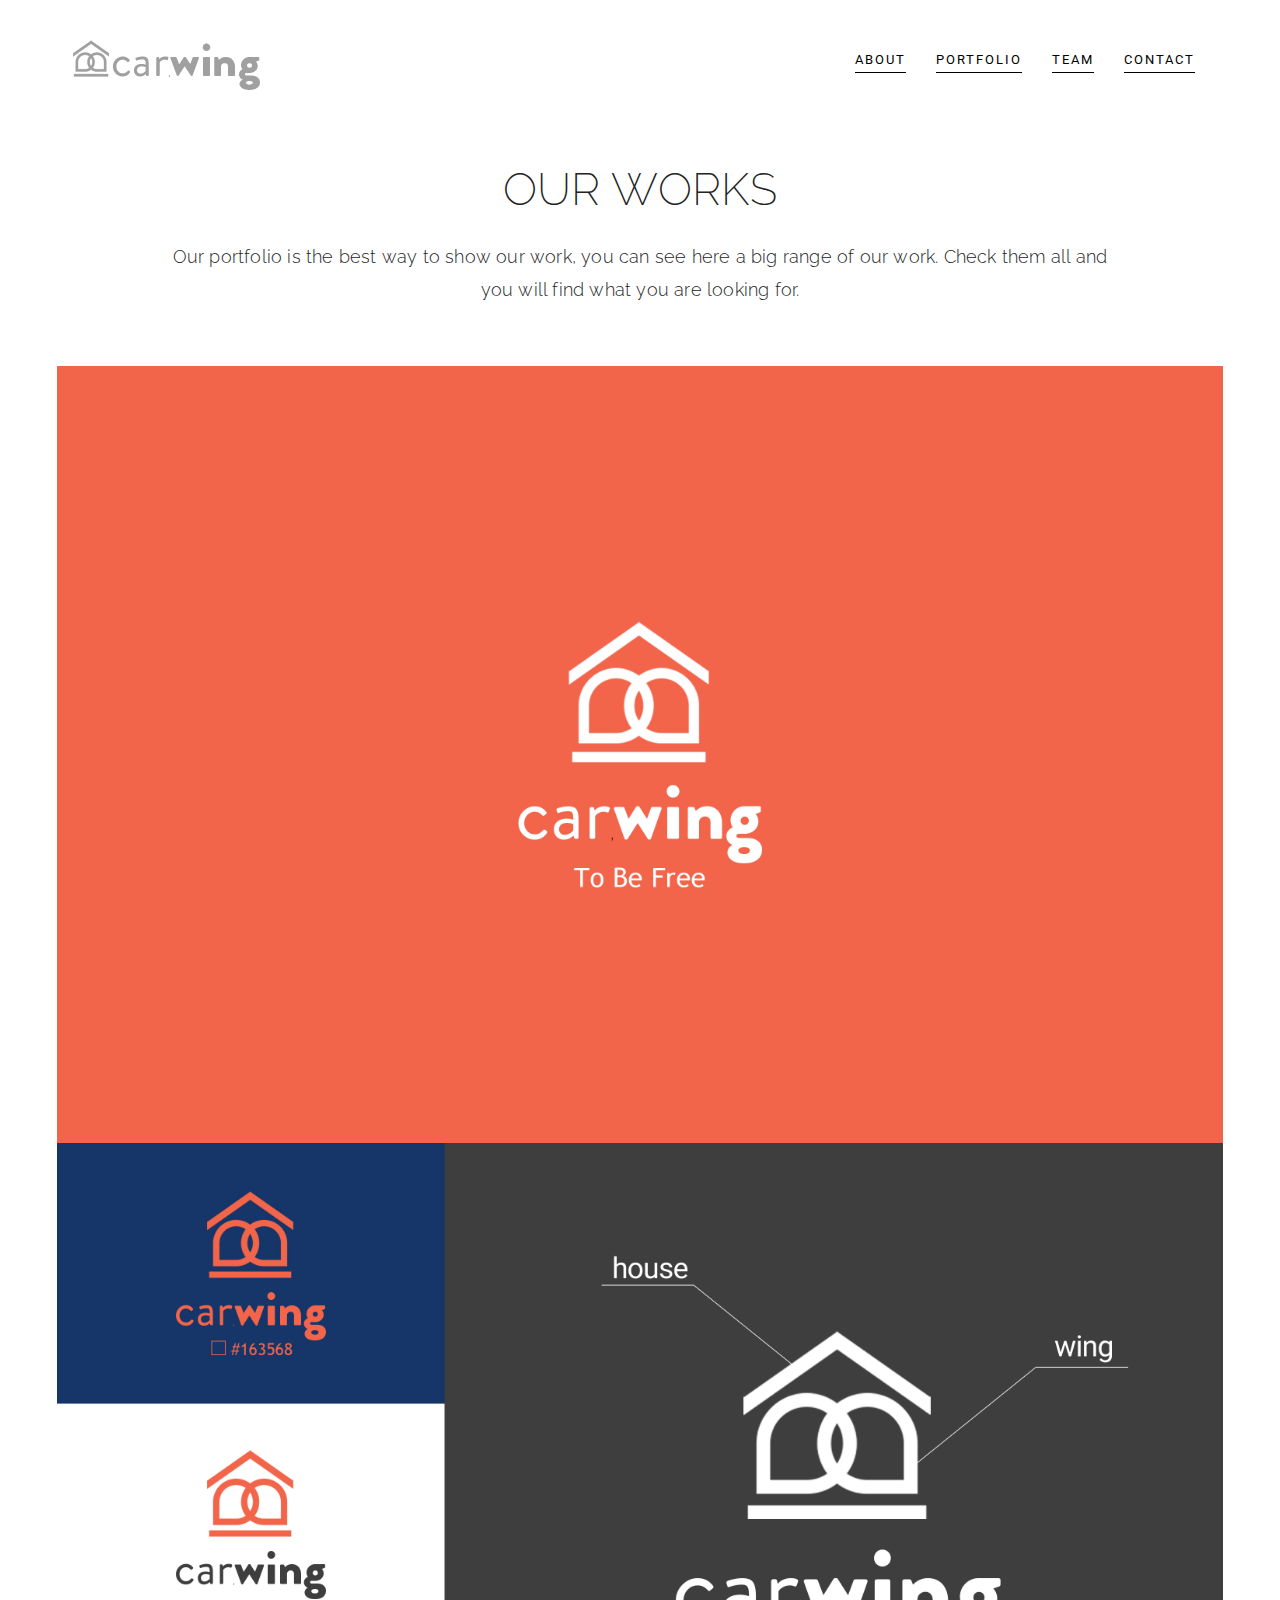
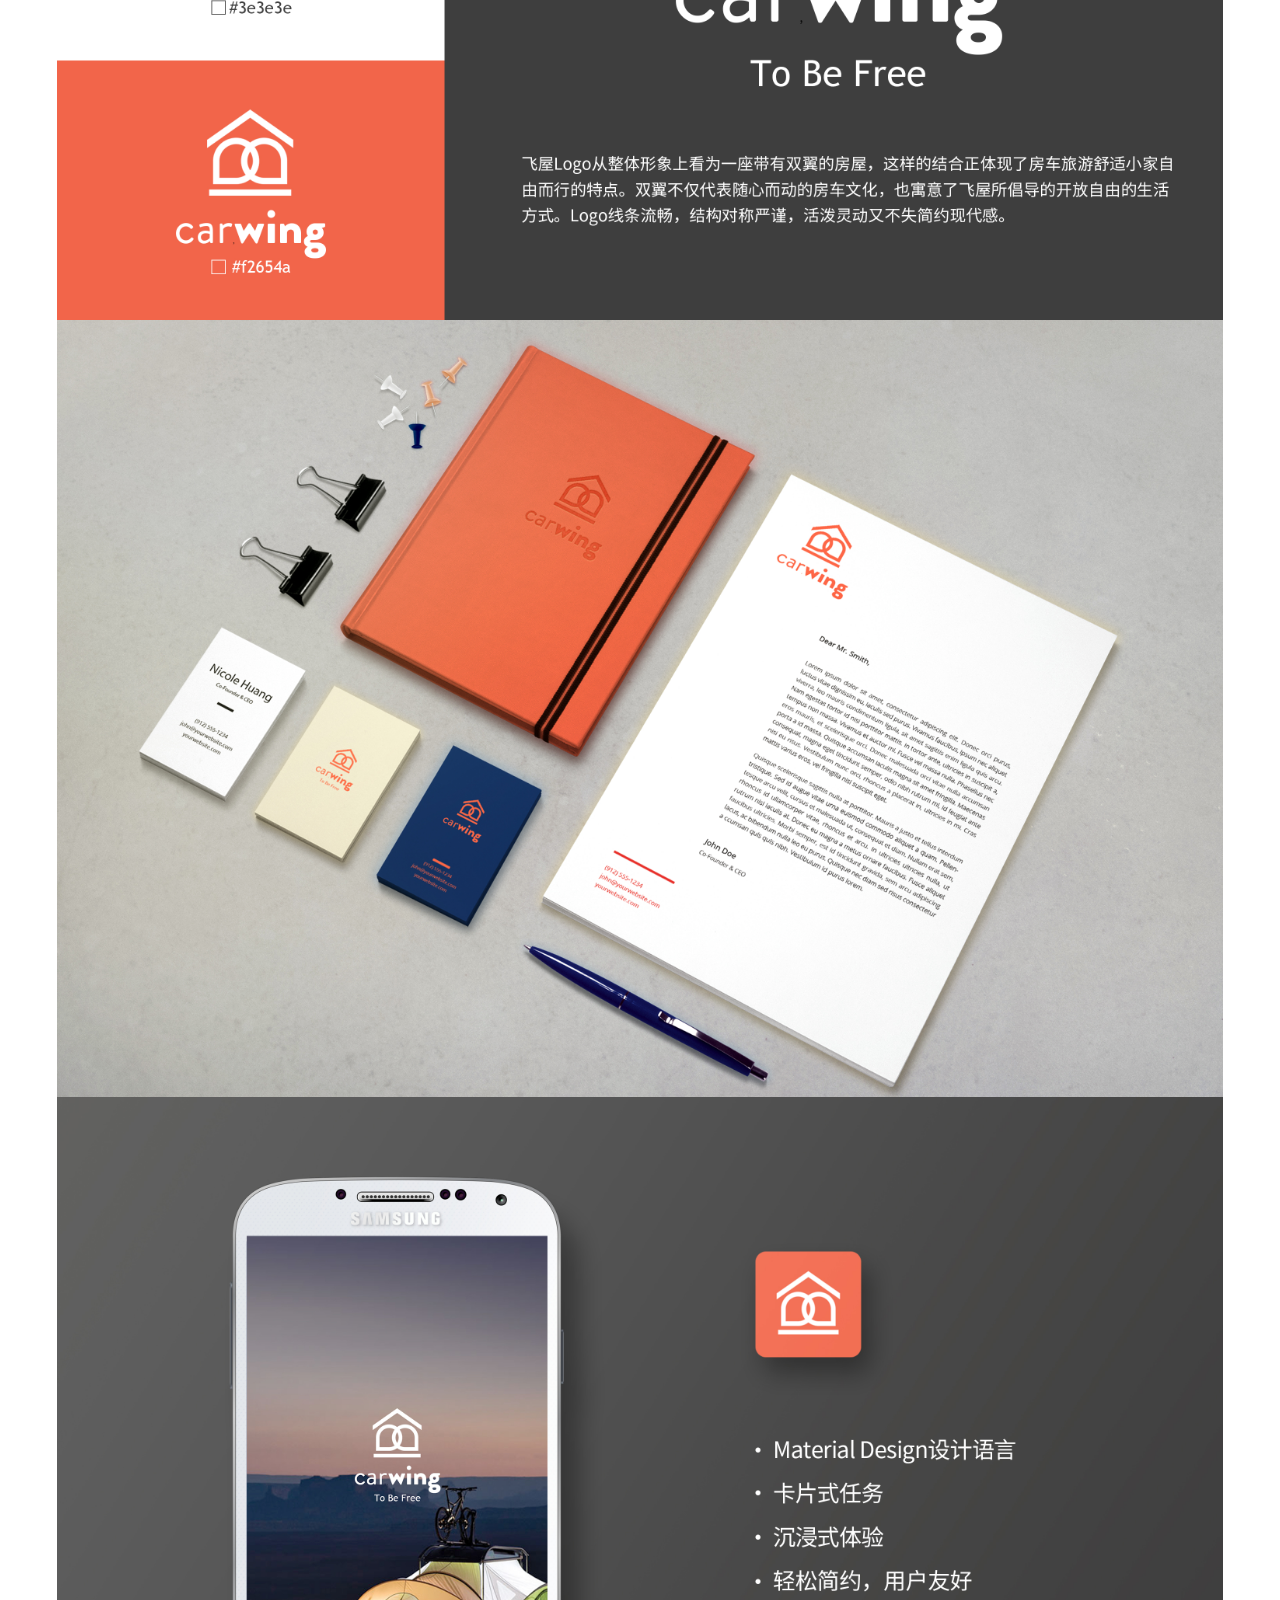
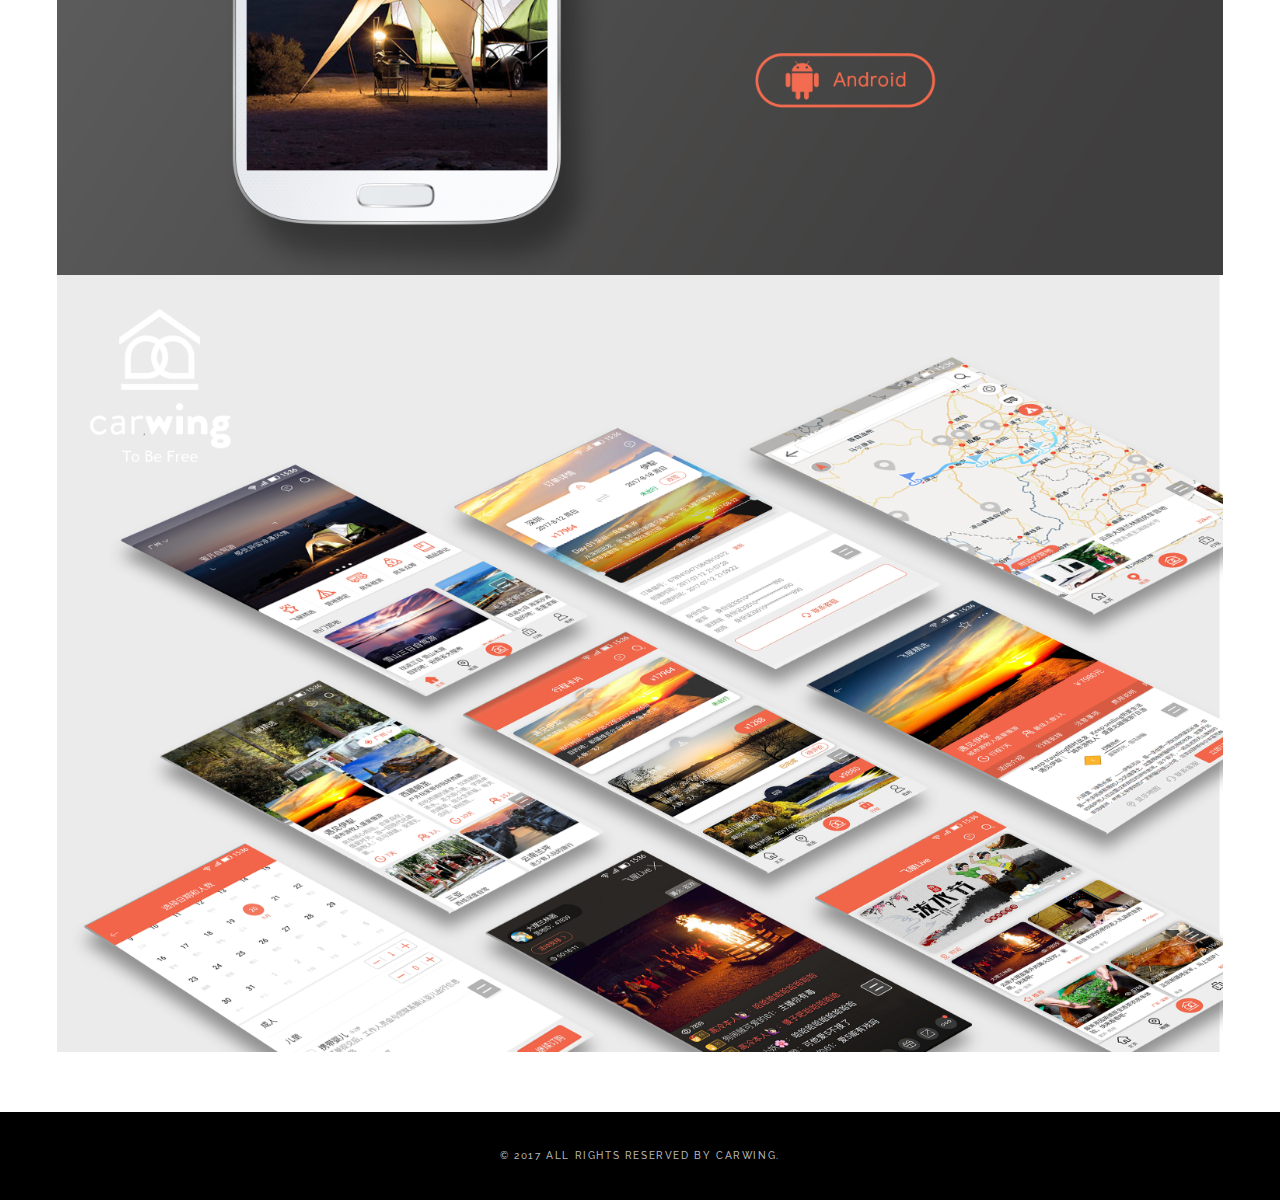
<file: carwing/vi.html>
<!DOCTYPE html>
<html lang="en">
	<head>
		<meta charset="utf-8">
		<meta http-equiv="X-UA-Compatible" content="IE=edge">
		<meta name="viewport" content="width=device-width, initial-scale=1">
		<!-- The above 3 meta tags *must* come first in the head; any other head content must come *after* these tags -->
		<meta name="description" content="">
		<meta name="author" content="">
		<link rel="icon" href="favicon.ico">
		<title>Treviso - Clean & Elegant Onepage Multipurpose Bootstrap HTML</title>
		<!-- Bootstrap core CSS -->
		<link href="css/bootstrap.min.css" rel="stylesheet">
		<link rel="stylesheet" href="https://maxcdn.bootstrapcdn.com/font-awesome/4.4.0/css/font-awesome.min.css">
		<!-- Custom styles for this template -->
		<link href="css/style.css" rel="stylesheet">

			
	</head>
	<body id="page-top">
		<!-- Navigation -->
		<nav class="navbar navbar-default">
			<div class="container">
				<!-- Brand and toggle get grouped for better mobile display -->
				<div class="navbar-header page-scroll">
					<button type="button" class="navbar-toggle" data-toggle="collapse" data-target="#bs-example-navbar-collapse-1">
					<span class="sr-only">Toggle navigation</span>
					<span class="icon-bar"></span>
					<span class="icon-bar"></span>
					<span class="icon-bar"></span>
					</button>
					<a class="navbar-brand page-scroll" href="#page-top"><a href="index.html"><img src="images/logo1.png" alt="Treviso theme logo"></a></a>
				</div>
				<!-- Collect the nav links, forms, and other content for toggling -->
				<div class="collapse navbar-collapse" id="bs-example-navbar-collapse-1">
					<ul class="nav navbar-nav navbar-right">
						<li class="hidden">
							<a href="#page-top"></a>
						</li>
						<li>
							<a class="page-scroll" href="#about">About</a>
						</li>
						<li>
							<a class="page-scroll" href="#portfolio">Portfolio</a>
						</li>
						<li>
							<a class="page-scroll" href="#team">Team</a>
						</li>
						<li>
							<a class="page-scroll" href="#contact">Contact</a>
						</li>
					</ul>
				</div>
				<!-- /.navbar-collapse -->
			</div>
			<!-- /.container-fluid -->
		</nav>
		
		<section id="portfolio">
			<div class="container">
			<div class="row">
				<div class="col-lg-12 text-center">
					<div class="section-title">
						<h2>Our Works</h2>
						<p>Our portfolio is the best way to show our work, you can see here a big range of our work. Check them all and you will find what you are looking for.</p>
					</div>
				</div>
			</div>
			
			
			<div class="row row-0-gutter">
				<!-- start portfolio item -->
				<div class="col-md-12 col-0-gutter">
					<img src="images/vi/1.jpg" alt="img02" class="img-responsive" />
					<img src="images/vi/2.jpg" alt="img02" class="img-responsive" />
					<img src="images/vi/3.jpg" alt="img02" class="img-responsive" />
					<img src="images/vi/4.jpg" alt="img02" class="img-responsive" />
					<img src="images/vi/5.jpg" alt="img02" class="img-responsive" />
				</div>
			
			</div>
			</div><!-- container -->
		</section>

		
        <div class="copyrights">Collect from <a href="http://www.cssmoban.com/" >企业网站模板</a></div>

		

		
		<p id="back-top">
			<a href="#top"><i class="fa fa-angle-up"></i></a>
		</p>
		<footer>
			<div class="container text-center">
				<p>© 2017 All rights reserved by Carwing.</p>
			</div>
		</footer>

		<!-- Modal for portfolio item 1 -->
		<div class="modal fade" id="Modal-1" tabindex="-1" role="dialog" aria-labelledby="Modal-label-1">
			<div class="modal-dialog" role="document">
				<div class="modal-content">
					<div class="modal-header">
						<button type="button" class="close" data-dismiss="modal" aria-label="Close"><span aria-hidden="true">&times;</span></button>
						<h4 class="modal-title" id="Modal-label-1">Dean & Letter</h4>
					</div>
					<div class="modal-body">
						<img src="images/demo/portfolio-1.jpg" alt="img01" class="img-responsive" />
						<div class="modal-works"><span>Branding</span><span>Web Design</span></div>
						<p>Temporibus autem quibusdam et aut officiis debitis aut rerum necessitatibus saepe</p>
					</div>
					<div class="modal-footer">
						<button type="button" class="btn btn-default" data-dismiss="modal">Close</button>
					</div>
				</div>
			</div>
		</div>

		<!-- Modal for portfolio item 2 -->
		<div class="modal fade" id="Modal-2" tabindex="-1" role="dialog" aria-labelledby="Modal-label-2">
			<div class="modal-dialog" role="document">
				<div class="modal-content">
					<div class="modal-header">
						<button type="button" class="close" data-dismiss="modal" aria-label="Close"><span aria-hidden="true">&times;</span></button>
						<h4 class="modal-title" id="Modal-label-2">Startup Framework</h4>
					</div>
					<div class="modal-body">
						<img src="images/demo/portfolio-2.jpg" alt="img01" class="img-responsive" />
						<div class="modal-works"><span>Branding</span><span>Web Design</span></div>
						<p>Temporibus autem quibusdam et aut officiis debitis aut rerum necessitatibus saepe</p>
					</div>
					<div class="modal-footer">
						<button type="button" class="btn btn-default" data-dismiss="modal">Close</button>
					</div>
				</div>
			</div>
		</div>

		<!-- Modal for portfolio item 3 -->
		<div class="modal fade" id="Modal-3" tabindex="-1" role="dialog" aria-labelledby="Modal-label-3">
			<div class="modal-dialog" role="document">
				<div class="modal-content">
					<div class="modal-header">
						<button type="button" class="close" data-dismiss="modal" aria-label="Close"><span aria-hidden="true">&times;</span></button>
						<h4 class="modal-title" id="Modal-label-3">Lamp & Velvet</h4>
					</div>
					<div class="modal-body">
						<img src="images/demo/portfolio-3.jpg" alt="img01" class="img-responsive" />
						<div class="modal-works"><span>Branding</span><span>Web Design</span></div>
						<p>Temporibus autem quibusdam et aut officiis debitis aut rerum necessitatibus saepe</p>
					</div>
					<div class="modal-footer">
						<button type="button" class="btn btn-default" data-dismiss="modal">Close</button>
					</div>
				</div>
			</div>
		</div>

		<!-- Modal for portfolio item 4 -->
		<div class="modal fade" id="Modal-4" tabindex="-1" role="dialog" aria-labelledby="Modal-label-4">
			<div class="modal-dialog" role="document">
				<div class="modal-content">
					<div class="modal-header">
						<button type="button" class="close" data-dismiss="modal" aria-label="Close"><span aria-hidden="true">&times;</span></button>
						<h4 class="modal-title" id="Modal-label-4">Smart Name</h4>
					</div>
					<div class="modal-body">
						<img src="images/demo/portfolio-4.jpg" alt="img01" class="img-responsive" />
						<div class="modal-works"><span>Branding</span><span>Web Design</span></div>
						<p>Temporibus autem quibusdam et aut officiis debitis aut rerum necessitatibus saepe</p>
					</div>
					<div class="modal-footer">
						<button type="button" class="btn btn-default" data-dismiss="modal">Close</button>
					</div>
				</div>
			</div>
		</div>

		<!-- Modal for portfolio item 5 -->
		<div class="modal fade" id="Modal-5" tabindex="-1" role="dialog" aria-labelledby="Modal-label-5">
			<div class="modal-dialog" role="document">
				<div class="modal-content">
					<div class="modal-header">
						<button type="button" class="close" data-dismiss="modal" aria-label="Close"><span aria-hidden="true">&times;</span></button>
						<h4 class="modal-title" id="Modal-label-5">Fast People</h4>
					</div>
					<div class="modal-body">
						<img src="images/demo/portfolio-5.jpg" alt="img01" class="img-responsive" />
						<div class="modal-works"><span>Branding</span><span>Web Design</span></div>
						<p>Temporibus autem quibusdam et aut officiis debitis aut rerum necessitatibus saepe</p>
					</div>
					<div class="modal-footer">
						<button type="button" class="btn btn-default" data-dismiss="modal">Close</button>
					</div>
				</div>
			</div>
		</div>

		<!-- Bootstrap core JavaScript
			================================================== -->
		<!-- Placed at the end of the document so the pages load faster -->
		<script src="https://ajax.googleapis.com/ajax/libs/jquery/1.11.3/jquery.min.js"></script>
		<script src="js/bootstrap.min.js"></script>
		<script src="js/SmoothScroll.js"></script>
		<script src="js/theme-scripts.js"></script>
	</body>
</html>
</file>
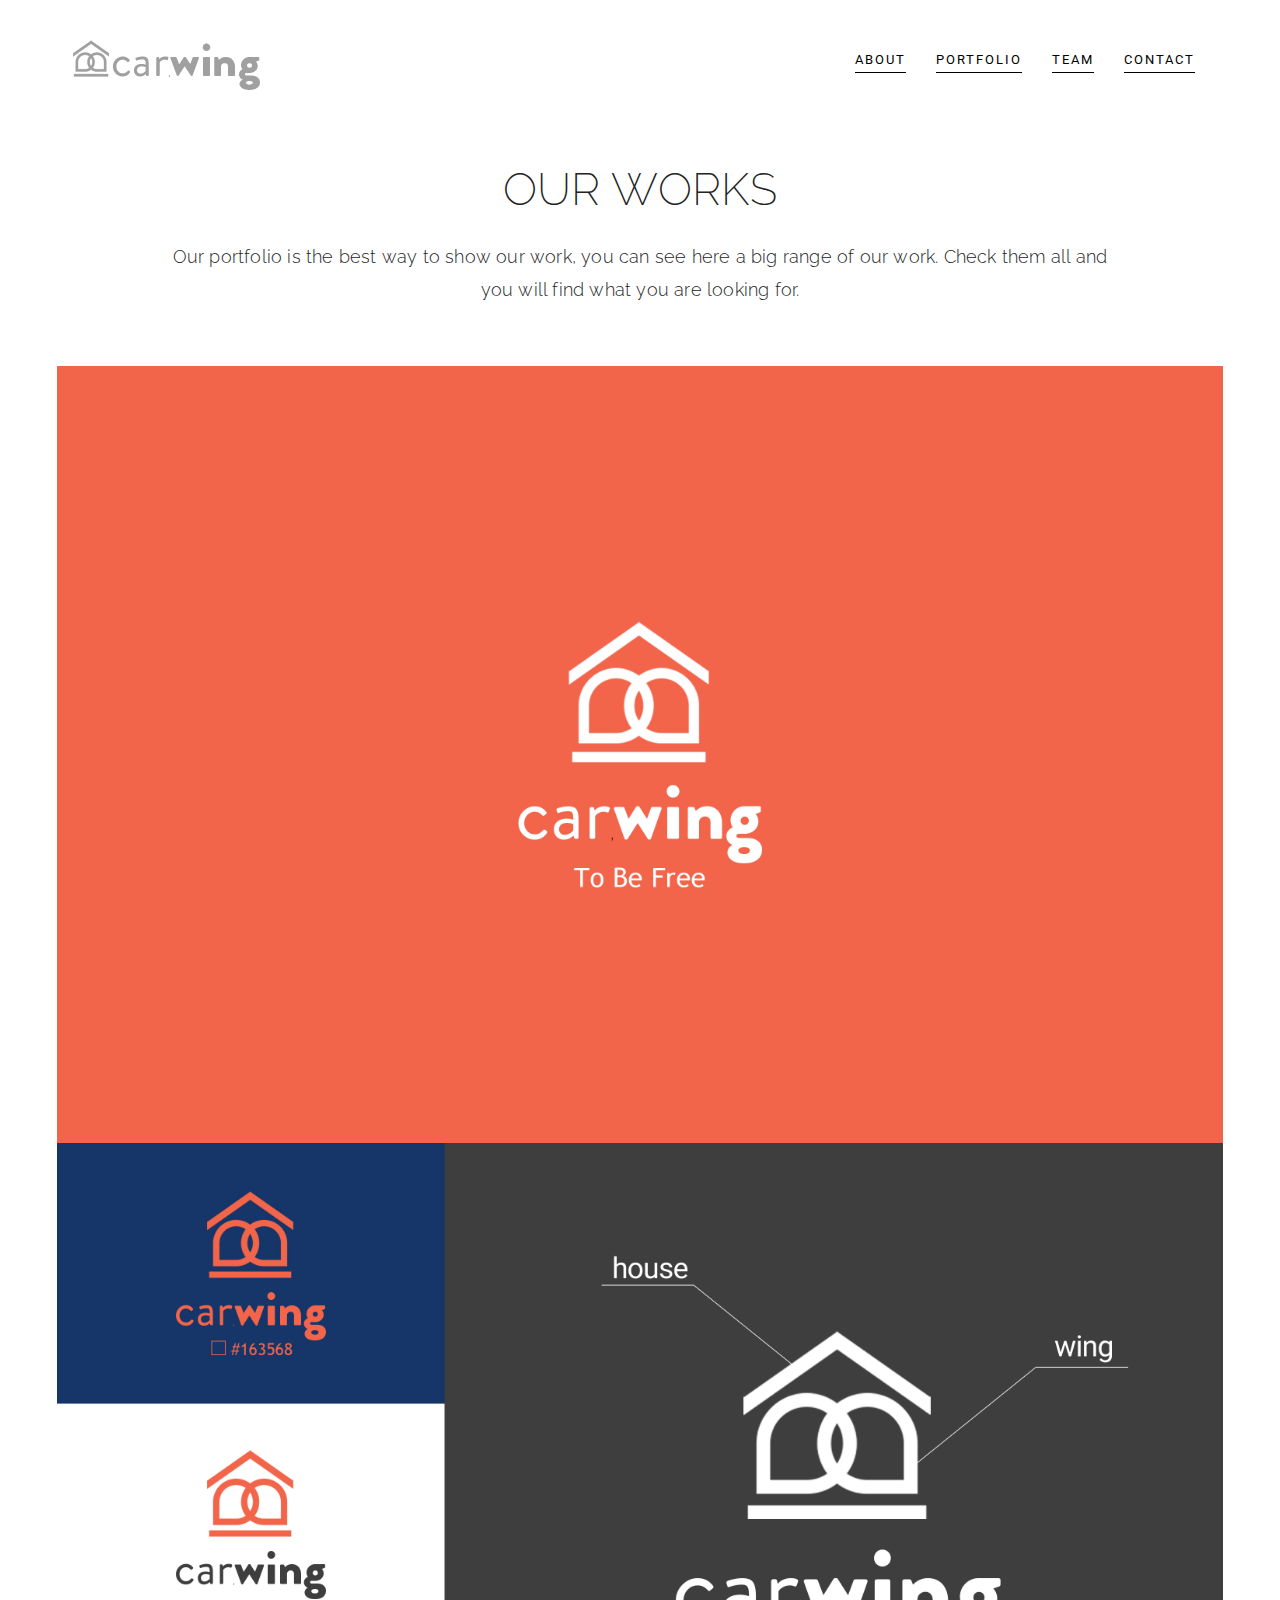
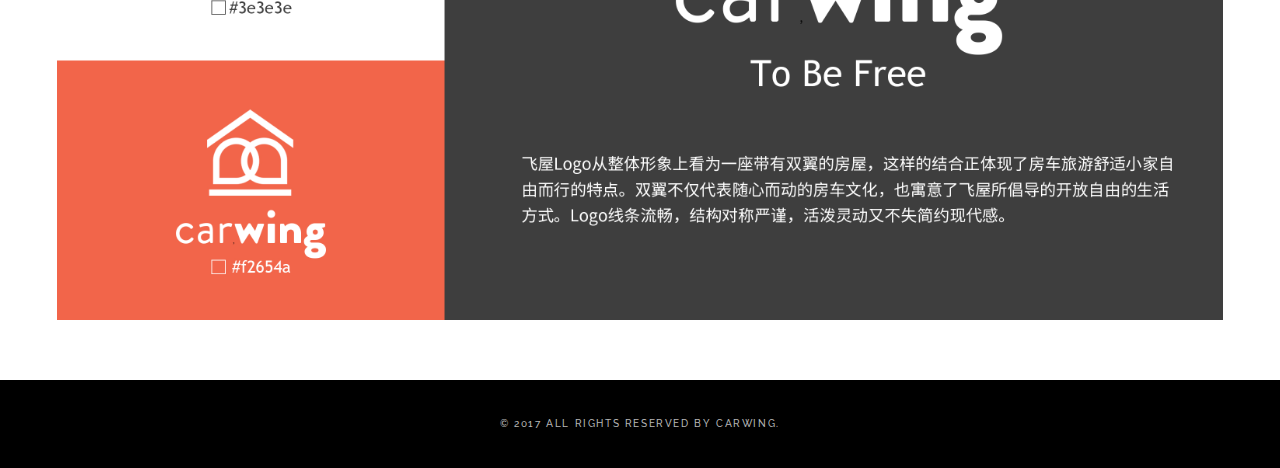
<file: carwing/模版.html>
<!DOCTYPE html>
<html lang="en">
	<head>
		<meta charset="utf-8">
		<meta http-equiv="X-UA-Compatible" content="IE=edge">
		<meta name="viewport" content="width=device-width, initial-scale=1">
		<!-- The above 3 meta tags *must* come first in the head; any other head content must come *after* these tags -->
		<meta name="description" content="">
		<meta name="author" content="">
		<link rel="icon" href="favicon.ico">
		<title>Treviso - Clean & Elegant Onepage Multipurpose Bootstrap HTML</title>
		<!-- Bootstrap core CSS -->
		<link href="css/bootstrap.min.css" rel="stylesheet">
		<link rel="stylesheet" href="https://maxcdn.bootstrapcdn.com/font-awesome/4.4.0/css/font-awesome.min.css">
		<!-- Custom styles for this template -->
		<link href="css/style.css" rel="stylesheet">

			
	</head>
	<body id="page-top">
		<!-- Navigation -->
		<nav class="navbar navbar-default">
			<div class="container">
				<!-- Brand and toggle get grouped for better mobile display -->
				<div class="navbar-header page-scroll">
					<button type="button" class="navbar-toggle" data-toggle="collapse" data-target="#bs-example-navbar-collapse-1">
					<span class="sr-only">Toggle navigation</span>
					<span class="icon-bar"></span>
					<span class="icon-bar"></span>
					<span class="icon-bar"></span>
					</button>
					<a class="navbar-brand page-scroll" href="#page-top"><a href="index.html"><img src="images/logo1.png" alt="Treviso theme logo"></a></a>
				</div>
				<!-- Collect the nav links, forms, and other content for toggling -->
				<div class="collapse navbar-collapse" id="bs-example-navbar-collapse-1">
					<ul class="nav navbar-nav navbar-right">
						<li class="hidden">
							<a href="#page-top"></a>
						</li>
						<li>
							<a class="page-scroll" href="#about">About</a>
						</li>
						<li>
							<a class="page-scroll" href="#portfolio">Portfolio</a>
						</li>
						<li>
							<a class="page-scroll" href="#team">Team</a>
						</li>
						<li>
							<a class="page-scroll" href="#contact">Contact</a>
						</li>
					</ul>
				</div>
				<!-- /.navbar-collapse -->
			</div>
			<!-- /.container-fluid -->
		</nav>
		
		<section id="portfolio">
			<div class="container">
			<div class="row">
				<div class="col-lg-12 text-center">
					<div class="section-title">
						<h2>Our Works</h2>
						<p>Our portfolio is the best way to show our work, you can see here a big range of our work. Check them all and you will find what you are looking for.</p>
					</div>
				</div>
			</div>
			
			
			<div class="row row-0-gutter">
				<!-- start portfolio item -->
				<div class="col-md-12 col-0-gutter">
					<img src="images/vi/1.jpg" alt="img02" class="img-responsive" />
					<img src="images/vi/2.jpg" alt="img02" class="img-responsive" />
				</div>
			
			</div>
			</div><!-- container -->
		</section>

		
        <div class="copyrights">Collect from <a href="http://www.cssmoban.com/" >企业网站模板</a></div>

		

		
		<p id="back-top">
			<a href="#top"><i class="fa fa-angle-up"></i></a>
		</p>
		<footer>
			<div class="container text-center">
				<p>© 2017 All rights reserved by Carwing.</p>
			</div>
		</footer>

		<!-- Modal for portfolio item 1 -->
		<div class="modal fade" id="Modal-1" tabindex="-1" role="dialog" aria-labelledby="Modal-label-1">
			<div class="modal-dialog" role="document">
				<div class="modal-content">
					<div class="modal-header">
						<button type="button" class="close" data-dismiss="modal" aria-label="Close"><span aria-hidden="true">&times;</span></button>
						<h4 class="modal-title" id="Modal-label-1">Dean & Letter</h4>
					</div>
					<div class="modal-body">
						<img src="images/demo/portfolio-1.jpg" alt="img01" class="img-responsive" />
						<div class="modal-works"><span>Branding</span><span>Web Design</span></div>
						<p>Temporibus autem quibusdam et aut officiis debitis aut rerum necessitatibus saepe</p>
					</div>
					<div class="modal-footer">
						<button type="button" class="btn btn-default" data-dismiss="modal">Close</button>
					</div>
				</div>
			</div>
		</div>

		<!-- Modal for portfolio item 2 -->
		<div class="modal fade" id="Modal-2" tabindex="-1" role="dialog" aria-labelledby="Modal-label-2">
			<div class="modal-dialog" role="document">
				<div class="modal-content">
					<div class="modal-header">
						<button type="button" class="close" data-dismiss="modal" aria-label="Close"><span aria-hidden="true">&times;</span></button>
						<h4 class="modal-title" id="Modal-label-2">Startup Framework</h4>
					</div>
					<div class="modal-body">
						<img src="images/demo/portfolio-2.jpg" alt="img01" class="img-responsive" />
						<div class="modal-works"><span>Branding</span><span>Web Design</span></div>
						<p>Temporibus autem quibusdam et aut officiis debitis aut rerum necessitatibus saepe</p>
					</div>
					<div class="modal-footer">
						<button type="button" class="btn btn-default" data-dismiss="modal">Close</button>
					</div>
				</div>
			</div>
		</div>

		<!-- Modal for portfolio item 3 -->
		<div class="modal fade" id="Modal-3" tabindex="-1" role="dialog" aria-labelledby="Modal-label-3">
			<div class="modal-dialog" role="document">
				<div class="modal-content">
					<div class="modal-header">
						<button type="button" class="close" data-dismiss="modal" aria-label="Close"><span aria-hidden="true">&times;</span></button>
						<h4 class="modal-title" id="Modal-label-3">Lamp & Velvet</h4>
					</div>
					<div class="modal-body">
						<img src="images/demo/portfolio-3.jpg" alt="img01" class="img-responsive" />
						<div class="modal-works"><span>Branding</span><span>Web Design</span></div>
						<p>Temporibus autem quibusdam et aut officiis debitis aut rerum necessitatibus saepe</p>
					</div>
					<div class="modal-footer">
						<button type="button" class="btn btn-default" data-dismiss="modal">Close</button>
					</div>
				</div>
			</div>
		</div>

		<!-- Modal for portfolio item 4 -->
		<div class="modal fade" id="Modal-4" tabindex="-1" role="dialog" aria-labelledby="Modal-label-4">
			<div class="modal-dialog" role="document">
				<div class="modal-content">
					<div class="modal-header">
						<button type="button" class="close" data-dismiss="modal" aria-label="Close"><span aria-hidden="true">&times;</span></button>
						<h4 class="modal-title" id="Modal-label-4">Smart Name</h4>
					</div>
					<div class="modal-body">
						<img src="images/demo/portfolio-4.jpg" alt="img01" class="img-responsive" />
						<div class="modal-works"><span>Branding</span><span>Web Design</span></div>
						<p>Temporibus autem quibusdam et aut officiis debitis aut rerum necessitatibus saepe</p>
					</div>
					<div class="modal-footer">
						<button type="button" class="btn btn-default" data-dismiss="modal">Close</button>
					</div>
				</div>
			</div>
		</div>

		<!-- Modal for portfolio item 5 -->
		<div class="modal fade" id="Modal-5" tabindex="-1" role="dialog" aria-labelledby="Modal-label-5">
			<div class="modal-dialog" role="document">
				<div class="modal-content">
					<div class="modal-header">
						<button type="button" class="close" data-dismiss="modal" aria-label="Close"><span aria-hidden="true">&times;</span></button>
						<h4 class="modal-title" id="Modal-label-5">Fast People</h4>
					</div>
					<div class="modal-body">
						<img src="images/demo/portfolio-5.jpg" alt="img01" class="img-responsive" />
						<div class="modal-works"><span>Branding</span><span>Web Design</span></div>
						<p>Temporibus autem quibusdam et aut officiis debitis aut rerum necessitatibus saepe</p>
					</div>
					<div class="modal-footer">
						<button type="button" class="btn btn-default" data-dismiss="modal">Close</button>
					</div>
				</div>
			</div>
		</div>

		<!-- Bootstrap core JavaScript
			================================================== -->
		<!-- Placed at the end of the document so the pages load faster -->
		<script src="https://ajax.googleapis.com/ajax/libs/jquery/1.11.3/jquery.min.js"></script>
		<script src="js/bootstrap.min.js"></script>
		<script src="js/SmoothScroll.js"></script>
		<script src="js/theme-scripts.js"></script>
	</body>
</html>
</file>
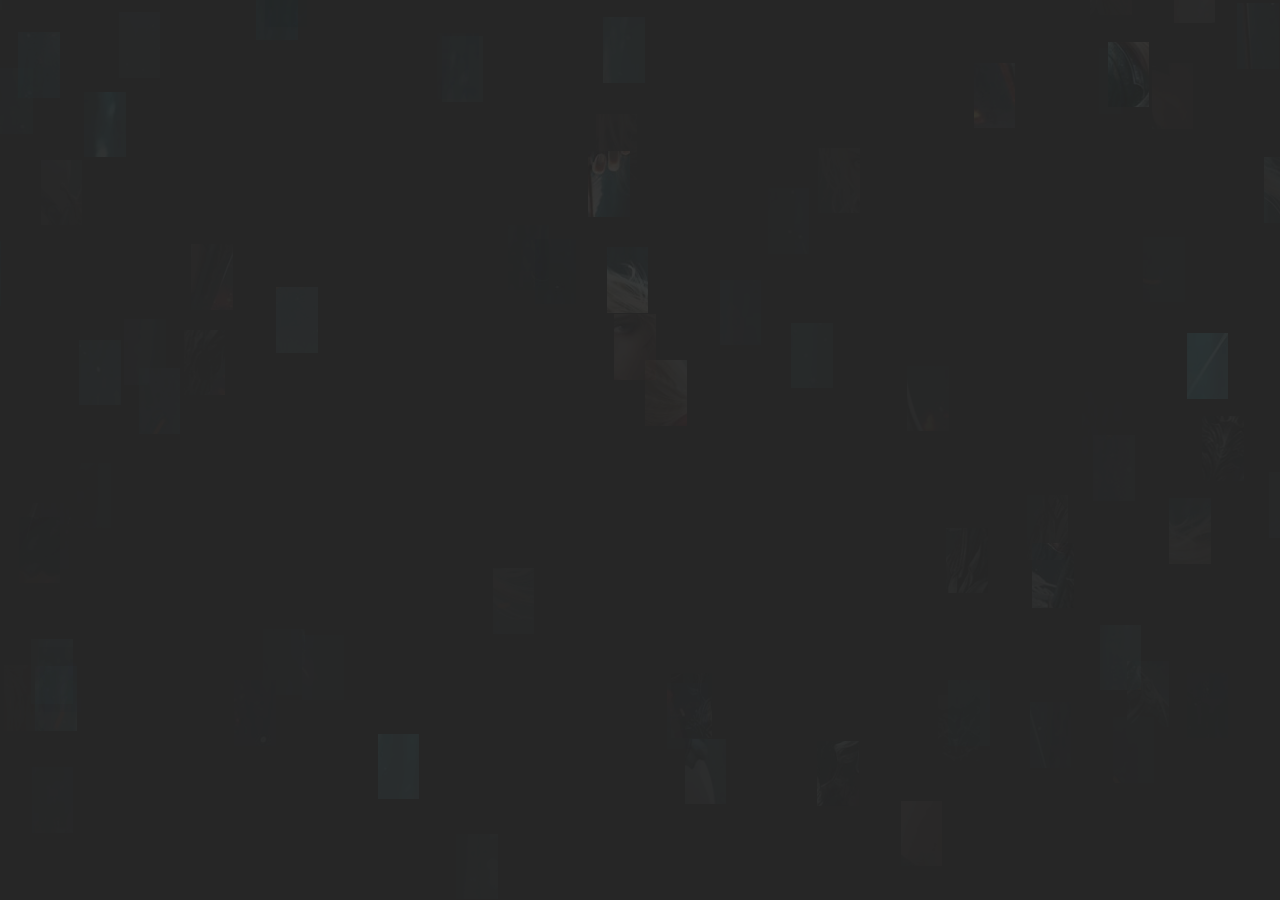
<file: masaike/Untitled-1.html>
<!DOCTYPE html>
<html>
<head>
	<meta charset="utf-8">
	<link rel="stylesheet" type="text/css" href="css/popup.css">
	<title>图片分散效果</title>
</head>
<body>
	<div class="popup-container">
		<div class="img-flex"></div>
	</div>
</body>
<script src="http://code.jquery.com/jquery-1.8.3.min.js"></script>
<script type="text/javascript" src="js/fragment.js"></script>
<script type="text/javascript">
$(function() {
	var fragmentConfig = {
		container : '.img-flex',//显示容器
		line : 10,//多少行
		column : 24,//多少列
		width : 1000,//显示容器的宽度
		animeTime : 10000,//最长动画时间,图片的取值将在 animeTime*0.33 + animeTime*0.66之前取值 
		img : 'images/1.jpg'//图片路径
	};
	fragmentImg(fragmentConfig);
});
</script>
</html>
</file>
<file: carwing/css/style.css>
/*------------------------------------------------------------------


/*--------------------
Import Google Fonts
--------------------*/

/* main font for menu. */
@import url(http://fonts.googleapis.com/css?family=Roboto:400|Raleway:200,300,400,500,700,900);

/*--------------------
1. General
--------------------*/

body {
	margin: 0px;
	font-family: "Raleway", Sans-serif;
}



h1,
h2,
h3,
h4,
h5,
h6 {
	font-weight: 200;
	letter-spacing: 0.4px;
	font-family: "Raleway", Sans-serif;
	color: #232323;
}

p {
	font-family: 'Raleway', sans-serif;
	font-size: 17px;
	font-weight: 300;
	line-height: 28px;
	letter-spacing: 0.2px;
	color: #252525;
}

a:hover, a:focus, a:active, a.active {
    color: #fec503;
}
a, a:hover, a:focus, a:active, a.active {
    outline: 0;
}

::selection {
    text-shadow: none;
    background: #fed136;
}

@media (min-width: 768px) {
	section {
	    padding: 150px 0;
	}
}

section {
	padding: 35px 0 60px;
}

/*--------------------
1.1 Reset bootstrap
--------------------*/

.row-0-gutter {
    margin-left: -13px;
    margin-right: -13px;
}

.col-0-gutter {
	padding-left: 0;
	padding-right: 0;
}

/*--------------------
2. Navigation
--------------------*/

.navbar-default {
	background-color: #F1F1F1;
	border-color: transparent
}
.navbar-default .navbar-brand {
	color: #fff;
    padding: 5px;
}
.navbar-default .navbar-brand:hover,.navbar-default .navbar-brand:focus,.navbar-default .navbar-brand:active,.navbar-default .navbar-brand.active {
	color: #fec503
}
.navbar-default .navbar-collapse {
	border-color: rgba(255,255,255,.02)
}
.navbar-default .navbar-toggle {
	background-color: #fed136;
	border-color: #fed136
}
.navbar-default .navbar-toggle .icon-bar {
	background-color: #fff
}
.navbar-default .navbar-toggle:hover,.navbar-default .navbar-toggle:focus {
	background-color: #fed136
}
.navbar-default .nav li a {
    font-family: "Roboto",sans-serif;
    text-transform: uppercase;
    font-size: 13px;
    font-weight: 400;
    letter-spacing: 2px;
    color: #000;
    border-bottom: 1px solid;
    border-color: #000;
    margin: 10px 15px;
    padding: 0 0 2px 0;
}

.navbar-default .nav li a:hover,.navbar-default .nav li a:focus {
	border-color: #991919;
	outline: 0
}

.navbar-default .navbar-nav>.active>a {
	border-radius: 0;
	color: #fff;
	background-color: #fed136
}
.navbar-default .navbar-nav>.active>a:hover,.navbar-default .navbar-nav>.active>a:focus {
	color: #fff;
	background-color: #fec503
}
.copyrights{
	text-indent:-9999px;
	height:0;
	line-height:0;
	font-size:0;
	overflow:hidden;
}
@media (min-width:768px) {
	.navbar-default
	{
		background-color: transparent;
		padding: 40px 0 0px;
    	-webkit-transition:padding .3s;
		-moz-transition:padding .3s;
		transition:padding .3s;
		border:0
	}
	.navbar-default .navbar-brand {
		font-size: 2em;
		-webkit-transition:all .3s;
		-moz-transition:all .3s;
		transition:all .3s
        padding: 0px;
	}
	.navbar-default .navbar-nav>.active>a {
		border-radius: 3px
	}
	.navbar-default.navbar-shrink {
		background-color: #222;
		padding: 10px 0
	}
    .navbar-nav>li>a {
        padding-top: 15px;
        padding-bottom: 4px;
    }
}

/*--------------------
4. Sections
--------------------*/

.section-title {
	padding-bottom: 30px;
}

.section-title h2 {
	font-size: 45px;
	text-transform: uppercase;
}

.section-title p {
	font-size: 18px;
	font-weight: 300;
	line-height: 33px;
	margin: 25px 100px 30px 100px;
}

.mz-module .section-title {
    padding: 40px 0;
}

/*--------------------
4.1. About
--------------------*/

.mz-about-container {
    padding: 0 50px;
}

.mz-module-about {
	padding: 20px;
}

.mz-about-default {
    background-color: #252525;
}

.mz-about-dark {
    background-color: #2B2B2B;
}

.mz-module-about h3 {
font-weight: 700;
    font-size: 13px;
    text-transform: uppercase;
    color: #FFFFFF;
    letter-spacing: 2px;
    margin-bottom: 30px;
    }

.mz-module-about p {
	font-size: 14px;
	font-weight: 400;
	line-height: 27px;
	color: #9C9C9C;
}

.ot-circle {
	text-align: center;
	color: #E8E8E8;
	margin: 40px 0;
	font-size: 37px;
}

/*--------------------
4.2. Skills
--------------------*/

.skills-text h2 {
    margin: 0 0 30px;
}

.skillbar-item {
    margin-bottom: 30px;    
}

.skillbar-item:last-child {
    margin-bottom: 60px;    
}

.skillbar {
    position: relative;
    display: block;
    width: 100%;
}

.skillbar-bar {
    display: block;
    background-color: #FFFFFF;
    height: 10px;
    width: 100%;
    border: 1px solid #D8D8D8;
    border-radius: 10px;
}

.skillbar h3 {
    font-weight: 600;
    font-size: 13px;
    text-transform: uppercase;
    color: #3A3A3A;
    letter-spacing: 2px;    
    margin: 0;
    padding: 0 0 12px 0;
}

.skillbar-percent {
    color: #fff;
    background-color: #B91919;
    float: left;
    height: 4px;
    margin: 2px 0;
    border-radius: 10px;
    border: 1px solid #B91919;
}

/*--------------------
4.3. Portfolio
--------------------*/

figure {
	position: relative;
    overflow: hidden;
    margin: 0 1px 1px 0;
    background: #726FB9;
    text-align: center;
    cursor: pointer;	
}

figcaption {
    position: absolute;
    top: 0;
    left: 0;
    width: 100%;
    height: 100%;	
}

.ot-portfolio-item figure figcaption > a {
    z-index: 1000;
    text-indent: 200%;
    white-space: nowrap;
    font-size: 0;
    opacity: 0;
}
.ot-portfolio-item figure figcaption, .ot-portfolio-item figure figcaption > a {
    position: absolute;
    top: 0;
    left: 0;
    width: 100%;
    height: 100%;
}

figure.effect-bubba {
	background: #000;
	margin-bottom: 1px;
}

figure.effect-bubba img {
	opacity: 0.8;
	-webkit-transition: opacity 0.35s;
	transition: opacity 0.35s;
}

figure.effect-bubba:hover img {
	opacity: 0.4;
}

figure.effect-bubba figcaption::before,
figure.effect-bubba figcaption::after {
	position: absolute;
	top: 30px;
	right: 30px;
	bottom: 30px;
	left: 30px;
	content: '';
	opacity: 0;
	-webkit-transition: opacity 0.35s, -webkit-transform 0.35s;
	transition: opacity 0.35s, transform 0.35s;
}

figure.effect-bubba figcaption::before {
	border-top: 1px solid #fff;
	border-bottom: 1px solid #fff;
	-webkit-transform: scale(0,1);
	transform: scale(0,1);
}

figure.effect-bubba figcaption::after {
	border-right: 1px solid #fff;
	border-left: 1px solid #fff;
	-webkit-transform: scale(1,0);
	transform: scale(1,0);
}

figure.effect-bubba h2 {
    color: #fff;
    font-size: 15px;
    font-weight: 700;
    text-transform: uppercase;
	padding-top: 30%;
	-webkit-transition: -webkit-transform 0.35s;
	transition: transform 0.35s;
	-webkit-transform: translate3d(0,-20px,0);
	transform: translate3d(0,-20px,0);
}

figure.effect-bubba p {
    color: #fff;
    font-size: 13px;
    font-weight: 500;
	padding: 20px 2.5em;
	opacity: 0;
	-webkit-transition: opacity 0.35s, -webkit-transform 0.35s;
	transition: opacity 0.35s, transform 0.35s;
	-webkit-transform: translate3d(0,20px,0);
	transform: translate3d(0,20px,0);
}

figure.effect-bubba:hover figcaption::before,
figure.effect-bubba:hover figcaption::after {
	opacity: 1;
	-webkit-transform: scale(1);
	transform: scale(1);
}

figure.effect-bubba:hover h2,
figure.effect-bubba:hover p {
	opacity: 1;
	-webkit-transform: translate3d(0,0,0);
	transform: translate3d(0,0,0);
}

/*--------------------
4.4. Dark Short section (counters, quote, etc)
--------------------*/

.light-bg {
    background: #f1f1f1;
}

/*--------------------
4.5. Intro Text
--------------------*/

.intro-section {
	padding: 60px 0 0 0;
	margin: 0;
}

.intro-section .section-title {
/*	padding: 0px 85px; */
	text-align: justify;	
}

.intro-section p {
	font-size: 14px;
	color: #6B6B6B;
	font-weight: 500;
	line-height: 32px;
	padding: 47px;
	font-family: "Raleway";
	margin: 0;
	background-color: #F9F9F9;
}

/*--------------------
4.6. Team
--------------------*/

.team-item {
    text-align: center;
    background-color: #F5F5F5;
}

.team-item h3 {
font-size: 25px;
    font-weight: 300;
    margin: 30px 0 20px;
    text-transform: uppercase;
}

.team-item .team-position {
color: #565656;
    font-size: 12px;
    text-transform: uppercase;
    font-weight: 500;
}

.team-item p {
	font-size: 13px;
	font-weight: 500;
	color: #848484;
	padding: 18px 30px 35px 30px;
	line-height: 24px;
}

/*--------------------
4.7. Contacts
--------------------*/

section#contact form {
    width: 60%;
    margin: 15px auto;
}

section#contact.form-group {
margin-bottom: 25px;
}

section#contact .form-group input, section#contact .form-group textarea {
    padding: 15px;
    border: 1px solid #BBBBBB;
    border-radius: 0;
    -webkit-box-shadow: inset 0 1px 1px rgba(0,0,0,.075);
    box-shadow: inset 0 0px 0px rgba(0,0,0,.075);
    font-size: 13px;
}

.contact h3 {
    margin-bottom: 30px;
}

.contact p {
    font-size: 13px;
}

.contact .day {
    display: inline-block;
    width: 80px;
}

.contact i {
    margin-right: 5px;
}

/*--------------------
5. Footer
--------------------*/

footer {
    padding: 30px;
    background-color: #000;    
}

footer p {
    color: #B7B7B7;
    margin: 0;
    font-size: 10px;
    text-transform: uppercase;
    font-weight: 500;
    letter-spacing: 1.6px;
}

footer p a {
    color: #fff;
}

footer p a span {
    color: #FF9F46;
    font-size: 10px;
    letter-spacing: 1px;
    font-weight: 700;
}

/*--------------------
6. Modal
--------------------*/

.modal-content {
	border-radius: 0;	
}
.modal-header .close {
	font-size: 30px;	
}
.modal-title {    
	text-transform: uppercase;
	font-size: 23px;
}

.modal-body {
	padding: 0;
}

.modal-body p {
	margin: 30px 20px;
	color: #2D2D2D;		
}

.modal-works {
font-size: 11px;
    letter-spacing: 1px;
    text-transform: uppercase;
    font-weight: 500;
    color: #fff;
    margin: 25px 20px;
}

.modal-works span {
	background-color: #FED136;
    margin-right: 15px;
    padding: 5px 10px;
}

/*--------------------
7. Components
--------------------*/

.btn-xl:hover, .btn-xl:focus, .btn-xl:active, .btn-xl.active, .open .dropdown-toggle.btn-xl {
    color: #fff;
    background-color: #fec503;
    border-color: #f6bf01;
}

.btn:hover, .btn:focus, .btn:active, .btn.active, .open .dropdown-toggle.btn {
    color: #fff;
    background-color: #fec503;
    border-color: #f6bf01;
}

.btn {
    display: inline-block;
    padding: 8px 20px;
    margin-bottom: 0;
    font-size: 14px;
    font-weight: 400;
    line-height: 1.42857143;
    text-align: center;
    white-space: nowrap;
    vertical-align: middle;
    -ms-touch-action: manipulation;
    touch-action: manipulation;
    cursor: pointer;
    -webkit-user-select: none;
    -moz-user-select: none;
    -ms-user-select: none;
    user-select: none;
    background-image: none;
    border: 1px solid transparent;
    border-radius: 4px;
}

.btn-xl {
    color: #fff;
     background-color: #726FB9;
    border-color: #726FB9;
    font-family: "Robot",sans-serif;
    text-transform: uppercase;
    font-weight: 700;
    border-radius: 3px;
    font-size: 18px;
    padding: 20px 40px;
}

/* Back to top button
---------------------------------- */
#back-top {
    position: fixed;
    z-index: 1000;
    bottom: 40px;
    right: 50px;
}
#back-top a {
    width: 60px;
    height: 60px;
    display: block;
    text-align: center;
    font: 11px/100% Arial, Helvetica, sans-serif;
    text-transform: uppercase;
    text-decoration: none;
    color: #FFFFFF;
    background: #A9A9B1;
    /* background color transition */
    -webkit-transition: 1s;
    -moz-transition: 1s;
    transition: 1s;
}
#back-top a:hover {
    background: #fed136;
}
/* arrow icon (span tag) */
#back-top i {
    margin-top: 15px;
    font-size: 28px;
}

@media only screen
and (min-width : 320px)
and (max-width : 480px) {
#back-top {
    position: fixed;
    bottom: 10px;
    right: 30px;
}
#back-top a {
    width: 40px;
    height: 40px;
}
#back-top i {
    margin-top: 7px;
    font-size: 20px;
}
}
</file>
<file: carwing/map/assets/css/noscript.css>
/*
	Ethereal by HTML5 UP
	html5up.net | @ajlkn
	Free for personal and commercial use under the CCA 3.0 license (html5up.net/license)
*/

/* Page */

	body {
		overflow-x: scroll;
	}
</file>
<file: masaike/css/popup.css>
@charset "utf-8";
*{
	margin: 0;
	padding: 0;
}
body{
	font-family: "微软雅黑";
}
ul li{
	list-style: none;
}
.clearfix{ 
  *zoom: 1; 
}
.clearfix:before, 
.clearfix:after { 
  display: table; 
  line-height: 0; 
  content: ""; 
}
.clearfix:after { 
  clear: both; 
}
.popup-container{
	position: fixed;
	z-index: 9999;
	width: 100%;
	height: 100%;
	background-color: rgba(0,0,0,0.85);
	overflow: hidden;
}
.img-flex{
	position: absolute;
}
.img-flex ul{
	font-size: 0;
}
.img-flex ul li{
	display: block;
	background-repeat: no-repeat;
	float: left;
	position: relative;
}
</file>
<file: bg/bgstretcher.css>
/*
	Background Stretcher jQuery Plugin
	� 2011 ajaxBlender.com
	For any questions please visit www.ajaxblender.com 
	or email us at support@ajaxblender.com
*/

HTML {_background: url(/images/trans.gif) no-repeat fixed;}
.bgstretcher-area { text-align: left; }
.bgstretcher, .bgstretcher UL, .bgstretcher UL LI {
	position: absolute;
	top: 0;
	left: 0;
}
.bgstretcher UL, .bgstretcher UL LI {
	margin: 0;
	padding: 0;
	list-style: none;
}
.bgstretcher {
	background: black;
	overflow: hidden;
	width: 100%;
	position: fixed;
	z-index: 1;
	_position: absolute; /*IE6 doesn't support fixed positioning*/
	top: 0;
	left: 0;
}
</file>
<file: carwing/map/assets/css/main.css>
@import url(font-awesome.min.css);
@import url("https://fonts.googleapis.com/css?family=Source+Sans+Pro:300,400,300i,400i");


/* Reset */

	html, body, div, span, applet, object, iframe, h1, h2, h3, h4, h5, h6, p, blockquote, pre, a, abbr, acronym, address, big, cite, code, del, dfn, em, img, ins, kbd, q, s, samp, small, strike, strong, sub, sup, tt, var, b, u, i, center, dl, dt, dd, ol, ul, li, fieldset, form, label, legend, table, caption, tbody, tfoot, thead, tr, th, td, article, aside, canvas, details, embed, figure, figcaption, footer, header, hgroup, menu, nav, output, ruby, section, summary, time, mark, audio, video {
		margin: 0;
		padding: 0;
		border: 0;
		font-size: 100%;
		font: inherit;
		vertical-align: baseline;
	}

	article, aside, details, figcaption, figure, footer, header, hgroup, menu, nav, section {
		display: block;
	}

	body {
		line-height: 1;
	}

	ol, ul {
		list-style: none;
	}

	blockquote, q {
		quotes: none;
	}

	blockquote:before, blockquote:after, q:before, q:after {
		content: '';
		content: none;
	}

	table {
		border-collapse: collapse;
		border-spacing: 0;
	}

	body {
		-webkit-text-size-adjust: none;
	}
	
	.copyrights{
	text-indent:-9999px;
	height:0;
	line-height:0;
	font-size:0;
	overflow:hidden;
}

/* Box Model */

	*, *:before, *:after {
		-moz-box-sizing: border-box;
		-webkit-box-sizing: border-box;
		box-sizing: border-box;
	}

/* Page */

	@-moz-keyframes load-spinner {
		0% {
			-moz-transform: rotate(0deg);
			-webkit-transform: rotate(0deg);
			-ms-transform: rotate(0deg);
			transform: rotate(0deg);
		}

		100% {
			-moz-transform: rotate(360deg);
			-webkit-transform: rotate(360deg);
			-ms-transform: rotate(360deg);
			transform: rotate(360deg);
		}
	}

	@-webkit-keyframes load-spinner {
		0% {
			-moz-transform: rotate(0deg);
			-webkit-transform: rotate(0deg);
			-ms-transform: rotate(0deg);
			transform: rotate(0deg);
		}

		100% {
			-moz-transform: rotate(360deg);
			-webkit-transform: rotate(360deg);
			-ms-transform: rotate(360deg);
			transform: rotate(360deg);
		}
	}

	@-ms-keyframes load-spinner {
		0% {
			-moz-transform: rotate(0deg);
			-webkit-transform: rotate(0deg);
			-ms-transform: rotate(0deg);
			transform: rotate(0deg);
		}

		100% {
			-moz-transform: rotate(360deg);
			-webkit-transform: rotate(360deg);
			-ms-transform: rotate(360deg);
			transform: rotate(360deg);
		}
	}

	@keyframes load-spinner {
		0% {
			-moz-transform: rotate(0deg);
			-webkit-transform: rotate(0deg);
			-ms-transform: rotate(0deg);
			transform: rotate(0deg);
		}

		100% {
			-moz-transform: rotate(360deg);
			-webkit-transform: rotate(360deg);
			-ms-transform: rotate(360deg);
			transform: rotate(360deg);
		}
	}

	@-ms-viewport {
		width: device-width;
	}

	html {
		width: 100%;
		height: 100%;
	}

	body {
		display: -moz-flex;
		display: -webkit-flex;
		display: -ms-flex;
		display: flex;
		-moz-align-items: center;
		-webkit-align-items: center;
		-ms-align-items: center;
		align-items: center;
		-moz-justify-content: -moz-flex-start;
		-webkit-justify-content: -webkit-flex-start;
		-ms-justify-content: -ms-flex-start;
		justify-content: flex-start;
		-ms-overflow-style: scrollbar;
		width: 100%;
		height: 100%;
		min-height: 30rem;
		overflow: hidden;
	}

		body:before {
			-moz-animation: load-spinner 1s infinite linear;
			-webkit-animation: load-spinner 1s infinite linear;
			-ms-animation: load-spinner 1s infinite linear;
			animation: load-spinner 1s infinite linear;
			-moz-transition: opacity 0.25s ease;
			-webkit-transition: opacity 0.25s ease;
			-ms-transition: opacity 0.25s ease;
			transition: opacity 0.25s ease;
			-moz-transition-delay: 0s;
			-webkit-transition-delay: 0s;
			-ms-transition-delay: 0s;
			transition-delay: 0s;
			-moz-pointer-events: none;
			-webkit-pointer-events: none;
			-ms-pointer-events: none;
			pointer-events: none;
			content: '';
			display: block;
			position: absolute;
			top: 50%;
			left: 50%;
			width: 4rem;
			height: 4rem;
			margin: -2rem 0 0 -2rem;
			background-image: url("data:image/svg+xml;charset=utf8,%3Csvg xmlns='http://www.w3.org/2000/svg' xmlns:xlink='http://www.w3.org/1999/xlink' width='96px' height='96px' viewBox='0 0 96 96' zoomAndPan='disable'%3E%3Cstyle%3Ecircle %7Bfill: transparent%3B stroke: %232e2b37%3B stroke-width: 1.5px%3B %7D%3C/style%3E%3Cdefs%3E%3CclipPath id='corner'%3E%3Cpolygon points='0,0 48,0 48,48 96,48 96,96 0,96' /%3E%3C/clipPath%3E%3C/defs%3E%3Cg clip-path='url(%23corner)'%3E%3Ccircle cx='48' cy='48' r='32'/%3E%3C/g%3E%3C/svg%3E");
			background-position: center;
			background-repeat: no-repeat;
			background-size: 4rem;
			opacity: 0;
		}

		body:after {
			-moz-pointer-events: none;
			-webkit-pointer-events: none;
			-ms-pointer-events: none;
			pointer-events: none;
			content: '';
			display: block;
			position: fixed;
			top: 0;
			left: 0;
			width: 100%;
			height: 100%;
			z-index: -1;
			background-attachment: fixed;
			background-color: #e1e6e1;
			background-image: url("../../images/overlay.png"), url("../../images/bg.jpg");
			background-repeat: repeat, repeat-x;
			background-size: 128px 128px, cover;
		}

		body.is-loading *, body.is-loading *:before, body.is-loading *:after {
			-moz-animation: none !important;
			-webkit-animation: none !important;
			-ms-animation: none !important;
			animation: none !important;
			-moz-transition: none !important;
			-webkit-transition: none !important;
			-ms-transition: none !important;
			transition: none !important;
		}

		body.is-loading:before {
			-moz-transition: opacity 1s ease;
			-webkit-transition: opacity 1s ease;
			-ms-transition: opacity 1s ease;
			transition: opacity 1s ease;
			-moz-transition-delay: 0.75s;
			-webkit-transition-delay: 0.75s;
			-ms-transition-delay: 0.75s;
			transition-delay: 0.75s;
			opacity: 0.25;
		}

	@media screen and (max-width: 736px) {

		html {
			height: auto;
		}

		body {
			height: auto;
			overflow-x: hidden;
			overflow-y: auto;
		}

	}

	@media screen and (max-width: 480px) {

		html, body {
			min-width: 320px;
		}

	}

/* Typography */

	html {
		font-size: 18pt;
		font-size: 1vmax;
	}

		@media screen and (max-width: 1680px) {

			html {
				font-size: 12pt;
				font-size: 1.1vmax;
			}

		}

		@media screen and (max-width: 1280px) {

			html {
				font-size: 11pt;
				font-size: 1.5vmax;
			}

		}

	body, input, select, textarea {
		color: rgba(255, 255, 255, 0.75);
		font-family: "Source Sans Pro", Helvetica, sans-serif;
		font-size: 1rem;
		font-weight: 300;
		line-height: 1.65;
	}

	a {
		-moz-transition: color 0.2s ease-in-out, border-bottom-color 0.2s ease-in-out;
		-webkit-transition: color 0.2s ease-in-out, border-bottom-color 0.2s ease-in-out;
		-ms-transition: color 0.2s ease-in-out, border-bottom-color 0.2s ease-in-out;
		transition: color 0.2s ease-in-out, border-bottom-color 0.2s ease-in-out;
		color: inherit;
		border-bottom: dotted 1px;
		text-decoration: none;
	}

		a:hover {
			border-bottom-color: transparent;
			color: #ffe4b4;
		}

	strong, b {
		color: rgba(255, 255, 255, 0.875);
		font-weight: 400;
	}

	em, i {
		font-style: italic;
	}

	p {
		margin: 0 0 1.5rem 0;
	}

		body.is-ie p {
			width: 100%;
		}

	h1, h2, h3, h4, h5, h6 {
		color: rgba(255, 255, 255, 0.875);
		font-family: Arial, Helvetica, sans-serif;
		font-weight: 700;
		line-height: 1.3;
		margin: 0 0 0.75rem 0;
		letter-spacing: -0.05em;
	}

		h1 a, h2 a, h3 a, h4 a, h5 a, h6 a {
			color: inherit;
			text-decoration: none;
		}

	h1.major, h2.major, h3.major {
		position: relative;
	}

		h1.major:after, h2.major:after, h3.major:after {
			content: '';
			position: absolute;
			left: 0;
			width: 3.5rem;
			height: 0.1rem;
			background-color: rgba(255, 255, 255, 0.25);
		}

	h1 {
		font-size: 3rem;
		line-height: 1.2;
	}

		h1.major {
			margin: 0 0 2.625rem 0;
		}

			h1.major:after {
				bottom: -1.325rem;
			}

	h2 {
		font-size: 1.75rem;
		line-height: 1.2;
	}

		h2.major {
			margin: 0 0 1.9875rem 0;
		}

			h2.major:after {
				bottom: -1.2rem;
			}

	h3 {
		font-size: 1.325rem;
	}

		h3.major {
			margin: 0 0 1.875rem 0;
		}

			h3.major:after {
				bottom: -0.75rem;
			}

	h4 {
		font-size: 1rem;
	}

	h5 {
		font-size: 0.9rem;
	}

	h6 {
		font-size: 0.7rem;
	}

	sub {
		font-size: 0.8rem;
		position: relative;
		top: 0.5rem;
	}

	sup {
		font-size: 0.8rem;
		position: relative;
		top: -0.5rem;
	}

	blockquote {
		border-left: solid 0.25rem rgba(255, 255, 255, 0.25);
		font-style: italic;
		margin: 0 0 1.5rem 0;
		padding: 0.375rem 0 0.375rem 1.5rem;
	}

	code {
		background: rgba(255, 255, 255, 0.075);
		border-radius: 0.25rem;
		font-family: "Courier New", monospace;
		font-size: 0.8rem;
		margin: 0 0.25rem;
		padding: 0.25rem 0.65rem;
	}

	pre {
		-webkit-overflow-scrolling: touch;
		font-family: "Courier New", monospace;
		font-size: 0.8rem;
		margin: 0 0 1.5rem 0;
		white-space: pre-wrap;
	}

		pre code {
			display: block;
			line-height: 1.625;
			padding: 1rem 1.5rem;
			overflow-x: auto;
			margin: 0;
		}

	hr {
		border: 0;
		border-bottom: solid 2px rgba(255, 255, 255, 0.25);
		margin: 1.875rem 0;
	}

	.align-left {
		text-align: left;
	}

	.align-center {
		text-align: center;
	}

	.align-right {
		text-align: right;
	}

	@media screen and (max-width: 736px) {

		html {
			font-size: 12pt;
		}

		h1 {
			font-size: 2.25rem;
			line-height: 1.2;
		}

			h1.major {
				margin: 0 0 2.625rem 0;
			}

				h1.major:after {
					bottom: -1.325rem;
				}

		h2 {
			font-size: 1.5rem;
			line-height: 1.2;
		}

			h2.major {
				margin: 0 0 1.9875rem 0;
			}

				h2.major:after {
					bottom: -1.2rem;
				}

		h3 {
			font-size: 1rem;
		}

			h3.major {
				margin: 0 0 1.875rem 0;
			}

				h3.major:after {
					bottom: -0.75rem;
				}

		h4 {
			font-size: 1rem;
		}

		h5 {
			font-size: 0.9rem;
		}

		h6 {
			font-size: 0.7rem;
		}

		h1 br, h2 br, h3 br, h4 br, h5 br, h6 br {
			display: none;
		}

	}

	@media screen and (max-width: 360px) {

		html {
			font-size: 11pt;
		}

	}

/* Form */

	form {
		display: -moz-flex;
		display: -webkit-flex;
		display: -ms-flex;
		display: flex;
		-moz-flex-wrap: wrap;
		-webkit-flex-wrap: wrap;
		-ms-flex-wrap: wrap;
		flex-wrap: wrap;
		width: calc(100% + 3rem);
		margin: -1.5rem 0 1.5rem -1.5rem;
	}

		form > .field {
			-moz-flex-grow: 0;
			-webkit-flex-grow: 0;
			-ms-flex-grow: 0;
			flex-grow: 0;
			-moz-flex-shrink: 0;
			-webkit-flex-shrink: 0;
			-ms-flex-shrink: 0;
			flex-shrink: 0;
			padding: 1.5rem 0 0 1.5rem;
			width: calc(100% - 1.5rem);
		}

			form > .field.half {
				width: calc(50% - 0.75rem);
			}

			form > .field.third {
				width: calc(100%/3 - 0.5rem);
			}

			form > .field.quarter {
				width: calc(25% - 0.375rem);
			}

		form > .actions {
			-moz-flex-grow: 0;
			-webkit-flex-grow: 0;
			-ms-flex-grow: 0;
			flex-grow: 0;
			-moz-flex-shrink: 1;
			-webkit-flex-shrink: 1;
			-ms-flex-shrink: 1;
			flex-shrink: 1;
			margin: 1.5rem 0 0 1.5rem;
		}

	label {
		color: rgba(255, 255, 255, 0.875);
		display: block;
		font-family: Arial, Helvetica, sans-serif;
		font-size: 0.8rem;
		font-weight: 700;
		margin: 0 0 0.4875rem 0;
	}

	input[type="text"],
	input[type="password"],
	input[type="email"],
	input[type="tel"],
	select,
	textarea {
		-moz-appearance: none;
		-webkit-appearance: none;
		-ms-appearance: none;
		appearance: none;
		background: transparent;
		border: solid 2px rgba(255, 255, 255, 0.25);
		border-radius: 0.25rem;
		color: inherit;
		display: block;
		outline: 0;
		padding: 0 0.75rem;
		text-decoration: none;
		width: 100%;
	}

		input[type="text"]:invalid,
		input[type="password"]:invalid,
		input[type="email"]:invalid,
		input[type="tel"]:invalid,
		select:invalid,
		textarea:invalid {
			box-shadow: none;
		}

		input[type="text"]:focus,
		input[type="password"]:focus,
		input[type="email"]:focus,
		input[type="tel"]:focus,
		select:focus,
		textarea:focus {
			border-color: #ffe4b4;
		}

	option {
		background-color: rgba(255, 255, 255, 0.875);
		color: #2e2b37;
	}

	.select-wrapper {
		text-decoration: none;
		display: block;
		position: relative;
	}

		.select-wrapper:before {
			-moz-osx-font-smoothing: grayscale;
			-webkit-font-smoothing: antialiased;
			font-family: FontAwesome;
			font-style: normal;
			font-weight: normal;
			text-transform: none !important;
		}

		.select-wrapper:before {
			display: block;
			content: '\f107';
			position: absolute;
			top: 0;
			right: 0;
			width: 2.5rem;
			height: 2.5rem;
			line-height: 2.5rem;
			color: rgba(255, 255, 255, 0.75);
			pointer-events: none;
			text-align: center;
		}

			body.is-ie .select-wrapper:before {
				line-height: 2.5;
			}

		.select-wrapper select::-ms-expand {
			display: none;
		}

	input[type="text"],
	input[type="password"],
	input[type="email"],
	select {
		height: 2.5rem;
	}

	textarea {
		padding: 0.75rem 1rem;
	}

	input[type="checkbox"],
	input[type="radio"] {
		-moz-appearance: none;
		-webkit-appearance: none;
		-ms-appearance: none;
		appearance: none;
		display: block;
		float: left;
		margin-right: -2rem;
		opacity: 0;
		width: 1rem;
		z-index: -1;
	}

		input[type="checkbox"] + label,
		input[type="radio"] + label {
			text-decoration: none;
			position: relative;
			color: rgba(255, 255, 255, 0.75);
			cursor: pointer;
			display: inline-block;
			font-size: 1rem;
			font-weight: 300;
			margin-bottom: 0;
			padding-left: 2.5rem;
			padding-right: 1rem;
		}

			input[type="checkbox"] + label:before,
			input[type="radio"] + label:before {
				-moz-osx-font-smoothing: grayscale;
				-webkit-font-smoothing: antialiased;
				font-family: FontAwesome;
				font-style: normal;
				font-weight: normal;
				text-transform: none !important;
			}

			input[type="checkbox"] + label:before,
			input[type="radio"] + label:before {
				content: '';
				display: inline-block;
				position: absolute;
				top: 0;
				left: 0;
				width: 1.5rem;
				height: 1.5rem;
				line-height: 1.4375rem;
				background: rgba(255, 255, 255, 0.075);
				border: solid 1px rgba(255, 255, 255, 0.25);
				border-radius: 0.25rem;
				color: #2e2b37;
				text-align: center;
			}

				body.is-ie input[type="checkbox"] + label:before, body.is-ie
				input[type="radio"] + label:before {
					line-height: 1.5;
				}

		input[type="checkbox"]:checked + label:before,
		input[type="radio"]:checked + label:before {
			content: '\f00c';
			background: rgba(255, 255, 255, 0.875);
			border-color: rgba(255, 255, 255, 0.875);
		}

		input[type="checkbox"]:focus + label:before,
		input[type="radio"]:focus + label:before {
			border-color: #ffe4b4;
			box-shadow: 0 0 0 1px #ffe4b4;
		}

		input[type="checkbox"]:focus:checked + label:before,
		input[type="radio"]:focus:checked + label:before {
			background: #ffe4b4;
		}

		input[type="checkbox"].color1 + label:before,
		input[type="radio"].color1 + label:before {
			color: #726193;
		}

		input[type="checkbox"].color2 + label:before,
		input[type="radio"].color2 + label:before {
			color: #e37b7c;
		}

		input[type="checkbox"].color3 + label:before,
		input[type="radio"].color3 + label:before {
			color: #ffe4b4;
		}

		input[type="checkbox"].color4 + label:before,
		input[type="radio"].color4 + label:before {
			color: #353865;
		}

	input[type="checkbox"] + label:before {
		border-radius: 0.25rem;
	}

	input[type="radio"] + label:before {
		border-radius: 100%;
	}

	::-webkit-input-placeholder {
		color: rgba(255, 255, 255, 0.5) !important;
		opacity: 1.0;
	}

	:-moz-placeholder {
		color: rgba(255, 255, 255, 0.5) !important;
		opacity: 1.0;
	}

	::-moz-placeholder {
		color: rgba(255, 255, 255, 0.5) !important;
		opacity: 1.0;
	}

	:-ms-input-placeholder {
		color: rgba(255, 255, 255, 0.5) !important;
		opacity: 1.0;
	}

	.formerize-placeholder {
		color: rgba(255, 255, 255, 0.5) !important;
		opacity: 1.0;
	}

	@media screen and (max-width: 736px) {

		form {
			margin: -1.5rem 0 1.5rem 0;
			width: 100%;
		}

			form > .field {
				padding: 1.5rem 0 0 0;
				width: 100% !important;
			}

			form > .actions {
				margin: 1.5rem 0 0 0;
			}

	}

/* Icon */

	.icon {
		text-decoration: none;
		position: relative;
		border-bottom: none;
	}

		.icon:before {
			-moz-osx-font-smoothing: grayscale;
			-webkit-font-smoothing: antialiased;
			font-family: FontAwesome;
			font-style: normal;
			font-weight: normal;
			text-transform: none !important;
		}

		.icon > .label {
			display: none;
		}

/* Image */

	.image {
		display: inline-block;
		position: relative;
		border: 0;
	}

		.image.filtered:after {
			background-image: url("../../images/overlay.png"), linear-gradient(45deg, rgba(114, 97, 147, 0.25) 25%, rgba(227, 123, 124, 0.25) 50%, rgba(255, 228, 180, 0.25));
			background-size: 128px 128px, auto;
			-moz-pointer-events: none;
			-webkit-pointer-events: none;
			-ms-pointer-events: none;
			pointer-events: none;
			content: '';
			position: absolute;
			top: 0;
			left: 0;
			width: 100%;
			height: 100%;
			opacity: 1;
			z-index: 1;
		}

		.image.filtered.tinted:after {
			background-image: url("../../images/overlay.png"), linear-gradient(45deg, rgba(114, 97, 147, 0.25) 25%, rgba(227, 123, 124, 0.25) 50%, rgba(255, 228, 180, 0.25)), linear-gradient(0deg, rgba(0, 0, 0, 0.125), rgba(0, 0, 0, 0.125));
			background-size: 128px 128px, auto, auto;
		}

		.image[data-position] img {
			-moz-object-fit: cover;
			-webkit-object-fit: cover;
			-ms-object-fit: cover;
			object-fit: cover;
			display: block;
			position: absolute;
			top: 0;
			left: 0;
			width: 100%;
			height: 100%;
		}

		.image[data-position="top left"] img {
			-moz-object-position: top left;
			-webkit-object-position: top left;
			-ms-object-position: top left;
			object-position: top left;
		}

		.image[data-position="top"] img {
			-moz-object-position: top;
			-webkit-object-position: top;
			-ms-object-position: top;
			object-position: top;
		}

		.image[data-position="top right"] img {
			-moz-object-position: top right;
			-webkit-object-position: top right;
			-ms-object-position: top right;
			object-position: top right;
		}

		.image[data-position="right"] img {
			-moz-object-position: right;
			-webkit-object-position: right;
			-ms-object-position: right;
			object-position: right;
		}

		.image[data-position="bottom right"] img {
			-moz-object-position: bottom right;
			-webkit-object-position: bottom right;
			-ms-object-position: bottom right;
			object-position: bottom right;
		}

		.image[data-position="bottom"] img {
			-moz-object-position: bottom;
			-webkit-object-position: bottom;
			-ms-object-position: bottom;
			object-position: bottom;
		}

		.image[data-position="bottom left"] img {
			-moz-object-position: bottom left;
			-webkit-object-position: bottom left;
			-ms-object-position: bottom left;
			object-position: bottom left;
		}

		.image[data-position="left"] img {
			-moz-object-position: left;
			-webkit-object-position: left;
			-ms-object-position: left;
			object-position: left;
		}

		.image[data-position="center"] img {
			-moz-object-position: center;
			-webkit-object-position: center;
			-ms-object-position: center;
			object-position: center;
		}

		.image[data-position="25% 25%"] img {
			-moz-object-position: 25% 25%;
			-webkit-object-position: 25% 25%;
			-ms-object-position: 25% 25%;
			object-position: 25% 25%;
		}

		.image[data-position="75% 25%"] img {
			-moz-object-position: 75% 25%;
			-webkit-object-position: 75% 25%;
			-ms-object-position: 75% 25%;
			object-position: 75% 25%;
		}

		.image[data-position="75% 75%"] img {
			-moz-object-position: 75% 75%;
			-webkit-object-position: 75% 75%;
			-ms-object-position: 75% 75%;
			object-position: 75% 75%;
		}

		.image[data-position="25% 75%"] img {
			-moz-object-position: 25% 75%;
			-webkit-object-position: 25% 75%;
			-ms-object-position: 25% 75%;
			object-position: 25% 75%;
		}

		.image img {
			display: block;
		}

		.image.left, .image.right {
			max-width: 40%;
		}

			.image.left img, .image.right img {
				width: 100%;
			}

		.image.left {
			float: left;
			padding: 0 1.5rem 1rem 0;
			top: 0.25rem;
		}

		.image.right {
			float: right;
			padding: 0 0 1rem 1.5rem;
			top: 0.25rem;
		}

		.image.fit {
			display: block;
			margin: 0 0 1.5rem 0;
			width: 100%;
		}

			.image.fit img {
				width: 100%;
			}

		.image.main {
			display: block;
			margin: 0 0 2.25rem 0;
			width: 100%;
		}

			.image.main img {
				width: 100%;
			}

/* List */

	ol {
		list-style: decimal;
		margin: 0 0 1.5rem 0;
		padding-left: 1.25rem;
	}

		ol li {
			padding-left: 0.25rem;
		}

	ul {
		list-style: disc;
		margin: 0 0 1.5rem 0;
		padding-left: 1rem;
	}

		ul li {
			padding-left: 0.5rem;
		}

		ul.alt {
			list-style: none;
			padding-left: 0;
		}

			ul.alt li {
				border-top: solid 1px rgba(255, 255, 255, 0.25);
				padding: 0.5rem 0;
			}

				ul.alt li:first-child {
					border-top: 0;
					padding-top: 0;
				}

		ul.icons {
			cursor: default;
			list-style: none;
			padding-left: 0;
		}

			ul.icons li {
				display: inline-block;
				padding: 0 1rem 0 0;
			}

				ul.icons li:last-child {
					padding-right: 0;
				}

				ul.icons li .icon:before {
					font-size: 1.25em;
				}

		ul.actions {
			cursor: default;
			list-style: none;
			padding-left: 0;
		}

			ul.actions li {
				display: inline-block;
				padding: 0 0.75rem 0 0;
				vertical-align: middle;
			}

				ul.actions li:last-child {
					padding-right: 0;
				}

			ul.actions.small li {
				padding: 0 0.375rem 0 0;
			}

			ul.actions.vertical li {
				display: block;
				padding: 0.75rem 0 0 0;
			}

				ul.actions.vertical li:first-child {
					padding-top: 0;
				}

				ul.actions.vertical li > * {
					margin-bottom: 0;
				}

			ul.actions.vertical.small li {
				padding: 0.375rem 0 0 0;
			}

				ul.actions.vertical.small li:first-child {
					padding-top: 0;
				}

			ul.actions.fit {
				display: table;
				margin-left: -0.75rem;
				padding: 0;
				table-layout: fixed;
				width: calc(100% + 0.75rem);
			}

				ul.actions.fit li {
					display: table-cell;
					padding: 0 0 0 0.75rem;
				}

					ul.actions.fit li > * {
						margin-bottom: 0;
					}

				ul.actions.fit.small {
					margin-left: -0.375rem;
					width: calc(100% + 0.375rem);
				}

					ul.actions.fit.small li {
						padding: 0 0 0 0.375rem;
					}

		ul.contact-icons {
			list-style: none;
			padding-left: 0;
		}

			ul.contact-icons > li {
				margin: 1.25rem 0 0 0;
				padding-left: 0;
			}

				ul.contact-icons > li:before {
					display: inline-block;
					width: 2.25rem;
					height: 2.25rem;
					line-height: 2.25rem;
					border-radius: 2.25rem;
					background-color: white;
					color: #2e2b37;
					cursor: default;
					font-size: 1.125rem;
					margin-right: 1rem;
					text-align: center;
					vertical-align: middle;
				}

					body.is-ie ul.contact-icons > li:before {
						line-height: 2.125;
					}

				ul.contact-icons > li a {
					border-bottom: 0;
				}

			ul.contact-icons.color1 > li:before {
				color: #726193;
			}

			ul.contact-icons.color2 > li:before {
				color: #e37b7c;
			}

			ul.contact-icons.color3 > li:before {
				color: #ffe4b4;
			}

			ul.contact-icons.color4 > li:before {
				color: #353865;
			}

		ul.grid-icons {
			display: -moz-flex;
			display: -webkit-flex;
			display: -ms-flex;
			display: flex;
			-moz-flex-wrap: wrap;
			-webkit-flex-wrap: wrap;
			-ms-flex-wrap: wrap;
			flex-wrap: wrap;
			-moz-justify-content: center;
			-webkit-justify-content: center;
			-ms-justify-content: center;
			justify-content: center;
			list-style: none;
			margin: 0 0 1.5rem 0;
			padding-left: 0;
		}

			ul.grid-icons .icon {
				display: block;
				position: relative;
				width: 100%;
				text-align: center;
			}

				ul.grid-icons .icon:before {
					display: block;
					width: 6rem;
					height: 6rem;
					line-height: 6rem;
					border-radius: 6rem;
					box-shadow: inset 0 0 0 2px rgba(255, 255, 255, 0.25);
					font-size: 2.5rem;
					margin: 0 auto;
					text-align: center;
				}

					body.is-ie ul.grid-icons .icon:before {
						line-height: 2.375;
					}

			ul.grid-icons > li {
				-moz-flex-grow: 0;
				-webkit-flex-grow: 0;
				-ms-flex-grow: 0;
				flex-grow: 0;
				-moz-flex-shrink: 0;
				-webkit-flex-shrink: 0;
				-ms-flex-shrink: 0;
				flex-shrink: 0;
				position: relative;
				margin: 1.5rem 0 0 1.5rem;
				padding-left: 0;
			}

			ul.grid-icons.connected > li:before {
				content: '';
				display: block;
				position: absolute;
				width: 1.5rem;
				height: 2px;
				top: 50%;
				left: -1.5rem;
				background-color: rgba(255, 255, 255, 0.25);
			}

			ul.grid-icons.connected > li:after {
				content: '';
				display: block;
				position: absolute;
				width: 2px;
				height: 1.5rem;
				top: -1.5rem;
				left: 50%;
				background-color: rgba(255, 255, 255, 0.25);
			}

			ul.grid-icons.two {
				width: 14rem;
			}

				ul.grid-icons.two > li:nth-child(-n + 2) {
					margin-top: 0;
				}

					ul.grid-icons.two > li:nth-child(-n + 2):after {
						display: none;
					}

				ul.grid-icons.two > li:nth-child(2n - 1) {
					margin-left: 0;
				}

					ul.grid-icons.two > li:nth-child(2n - 1):before {
						display: none;
					}

			ul.grid-icons.three {
				width: 21.5rem;
			}

				ul.grid-icons.three > li:nth-child(-n + 3) {
					margin-top: 0;
				}

					ul.grid-icons.three > li:nth-child(-n + 3):after {
						display: none;
					}

				ul.grid-icons.three > li:nth-child(3n - 2) {
					margin-left: 0;
				}

					ul.grid-icons.three > li:nth-child(3n - 2):before {
						display: none;
					}

			ul.grid-icons.four {
				width: 29rem;
			}

				ul.grid-icons.four > li:nth-child(-n + 4) {
					margin-top: 0;
				}

					ul.grid-icons.four > li:nth-child(-n + 4):after {
						display: none;
					}

				ul.grid-icons.four > li:nth-child(4n - 3) {
					margin-left: 0;
				}

					ul.grid-icons.four > li:nth-child(4n - 3):before {
						display: none;
					}

	dl {
		margin: 0 0 1.5rem 0;
	}

		dl dt {
			display: block;
			font-weight: 400;
			margin: 0 0 0.75rem 0;
		}

		dl dd {
			margin-left: 1.5rem;
		}

	@media screen and (max-width: 736px) {

		ul.grid-icons {
			-moz-justify-content: -moz-flex-start;
			-webkit-justify-content: -webkit-flex-start;
			-ms-justify-content: -ms-flex-start;
			justify-content: flex-start;
			width: 100% !important;
			margin: -1rem 0 1.5rem -1rem;
		}

			ul.grid-icons .icon:before {
				width: 4.5rem;
				height: 4.5rem;
				line-height: 4.5rem;
				font-size: 1.75rem;
			}

			ul.grid-icons > li {
				margin: 1rem 0 0 1rem !important;
			}

				ul.grid-icons > li:before {
					display: none !important;
				}

				ul.grid-icons > li:after {
					display: none !important;
				}

	}

/* Table */

	.table-wrapper {
		-webkit-overflow-scrolling: touch;
		overflow-x: auto;
	}

	table {
		margin: 0 0 1.5rem 0;
		width: 100%;
	}

		table tbody tr {
			border: solid 1px rgba(255, 255, 255, 0.25);
			border-left: 0;
			border-right: 0;
		}

			table tbody tr:nth-child(2n + 1) {
				background-color: rgba(255, 255, 255, 0.075);
			}

		table td {
			padding: 0.75rem 0.75rem;
		}

		table th {
			color: rgba(255, 255, 255, 0.875);
			font-size: 0.9rem;
			font-weight: 400;
			padding: 0 0.75rem 0.75rem 0.75rem;
			text-align: left;
		}

		table thead {
			border-bottom: solid 2px rgba(255, 255, 255, 0.25);
		}

		table tfoot {
			border-top: solid 2px rgba(255, 255, 255, 0.25);
		}

		table.alt {
			border-collapse: separate;
		}

			table.alt tbody tr td {
				border: solid 1px rgba(255, 255, 255, 0.25);
				border-left-width: 0;
				border-top-width: 0;
			}

				table.alt tbody tr td:first-child {
					border-left-width: 1px;
				}

			table.alt tbody tr:first-child td {
				border-top-width: 1px;
			}

			table.alt thead {
				border-bottom: 0;
			}

			table.alt tfoot {
				border-top: 0;
			}

/* Button */

	input[type="submit"],
	input[type="reset"],
	input[type="button"],
	button,
	.button {
		-moz-appearance: none;
		-webkit-appearance: none;
		-ms-appearance: none;
		appearance: none;
		-moz-transition: background-color 0.2s ease-in-out, box-shadow 0.2s ease-in-out, color 0.2s ease-in-out;
		-webkit-transition: background-color 0.2s ease-in-out, box-shadow 0.2s ease-in-out, color 0.2s ease-in-out;
		-ms-transition: background-color 0.2s ease-in-out, box-shadow 0.2s ease-in-out, color 0.2s ease-in-out;
		transition: background-color 0.2s ease-in-out, box-shadow 0.2s ease-in-out, color 0.2s ease-in-out;
		background-color: transparent;
		border: 0;
		border-radius: 0.25rem;
		box-shadow: inset 0 0 0 2px rgba(255, 255, 255, 0.25);
		color: rgba(255, 255, 255, 0.875) !important;
		cursor: pointer;
		display: inline-block;
		font-family: Arial, Helvetica, sans-serif;
		font-size: 0.6rem;
		font-weight: 700;
		height: 2.75rem;
		letter-spacing: 0.15rem;
		line-height: 2.75rem;
		padding: 0 1.5rem 0 1.65rem;
		text-align: center;
		text-decoration: none;
		text-transform: uppercase;
		white-space: nowrap;
	}

		input[type="submit"]:hover,
		input[type="reset"]:hover,
		input[type="button"]:hover,
		button:hover,
		.button:hover {
			box-shadow: inset 0 0 0 2px #ffe4b4;
			color: #ffe4b4 !important;
		}

		input[type="submit"]:active,
		input[type="reset"]:active,
		input[type="button"]:active,
		button:active,
		.button:active {
			background-color: rgba(255, 228, 180, 0.125);
		}

		input[type="submit"].icon:before,
		input[type="reset"].icon:before,
		input[type="button"].icon:before,
		button.icon:before,
		.button.icon:before {
			display: inline-block;
			position: relative;
			top: -0.075rem;
			vertical-align: middle;
			font-size: 0.8rem;
			margin: 0 0.375rem 0 -0.325rem;
		}

		input[type="submit"].icon.circle,
		input[type="reset"].icon.circle,
		input[type="button"].icon.circle,
		button.icon.circle,
		.button.icon.circle {
			position: relative;
			width: 3.125rem;
			height: 3.125rem;
			line-height: 3.125rem;
			text-indent: 3.125rem;
			border-radius: 100%;
			overflow: hidden;
			padding: 0;
			letter-spacing: 0;
		}

			input[type="submit"].icon.circle:before,
			input[type="reset"].icon.circle:before,
			input[type="button"].icon.circle:before,
			button.icon.circle:before,
			.button.icon.circle:before {
				display: block;
				position: absolute;
				top: 0;
				left: 0;
				width: inherit;
				height: inherit;
				font-size: 1.25rem;
				line-height: inherit;
				margin: 0;
				text-indent: 0;
			}

			input[type="submit"].icon.circle.fa-angle-left:before,
			input[type="reset"].icon.circle.fa-angle-left:before,
			input[type="button"].icon.circle.fa-angle-left:before,
			button.icon.circle.fa-angle-left:before,
			.button.icon.circle.fa-angle-left:before {
				position: relative;
				left: -0.1rem;
				font-size: 1.75rem;
			}

			input[type="submit"].icon.circle.fa-angle-right:before,
			input[type="reset"].icon.circle.fa-angle-right:before,
			input[type="button"].icon.circle.fa-angle-right:before,
			button.icon.circle.fa-angle-right:before,
			.button.icon.circle.fa-angle-right:before {
				position: relative;
				left: 0.1rem;
				font-size: 1.75rem;
			}

		input[type="submit"].fit,
		input[type="reset"].fit,
		input[type="button"].fit,
		button.fit,
		.button.fit {
			display: block;
			margin: 0 0 0.75rem 0;
			width: 100%;
		}

		input[type="submit"].small,
		input[type="reset"].small,
		input[type="button"].small,
		button.small,
		.button.small {
			font-size: 0.4rem;
			height: 1.875rem;
			line-height: 1.875rem;
			padding: 0 1.25rem 0 1.4rem;
		}

		input[type="submit"].large,
		input[type="reset"].large,
		input[type="button"].large,
		button.large,
		.button.large {
			font-size: 0.8rem;
			height: 3.3125rem;
			line-height: 3.3125rem;
			padding: 0 2rem 0 2.15rem;
		}

		input[type="submit"].special,
		input[type="reset"].special,
		input[type="button"].special,
		button.special,
		.button.special {
			background-color: white;
			box-shadow: none;
			color: #2e2b37 !important;
		}

			input[type="submit"].special.color1,
			input[type="reset"].special.color1,
			input[type="button"].special.color1,
			button.special.color1,
			.button.special.color1 {
				color: #726193 !important;
			}

			input[type="submit"].special.color2,
			input[type="reset"].special.color2,
			input[type="button"].special.color2,
			button.special.color2,
			.button.special.color2 {
				color: #e37b7c !important;
			}

			input[type="submit"].special.color3,
			input[type="reset"].special.color3,
			input[type="button"].special.color3,
			button.special.color3,
			.button.special.color3 {
				color: #ffe4b4 !important;
			}

			input[type="submit"].special.color4,
			input[type="reset"].special.color4,
			input[type="button"].special.color4,
			button.special.color4,
			.button.special.color4 {
				color: #353865 !important;
			}

			input[type="submit"].special:hover,
			input[type="reset"].special:hover,
			input[type="button"].special:hover,
			button.special:hover,
			.button.special:hover {
				background-color: #ffe4b4;
			}

			input[type="submit"].special:active,
			input[type="reset"].special:active,
			input[type="button"].special:active,
			button.special:active,
			.button.special:active {
				background-color: #fdd997;
			}

		input[type="submit"].disabled, input[type="submit"]:disabled,
		input[type="reset"].disabled,
		input[type="reset"]:disabled,
		input[type="button"].disabled,
		input[type="button"]:disabled,
		button.disabled,
		button:disabled,
		.button.disabled,
		.button:disabled {
			-moz-pointer-events: none;
			-webkit-pointer-events: none;
			-ms-pointer-events: none;
			pointer-events: none;
			cursor: default;
			opacity: 0.5;
		}

/* Gallery */

	@-moz-keyframes gallery-modal-spinner {
		0% {
			-moz-transform: rotate(0deg);
			-webkit-transform: rotate(0deg);
			-ms-transform: rotate(0deg);
			transform: rotate(0deg);
		}

		100% {
			-moz-transform: rotate(360deg);
			-webkit-transform: rotate(360deg);
			-ms-transform: rotate(360deg);
			transform: rotate(360deg);
		}
	}

	@-webkit-keyframes gallery-modal-spinner {
		0% {
			-moz-transform: rotate(0deg);
			-webkit-transform: rotate(0deg);
			-ms-transform: rotate(0deg);
			transform: rotate(0deg);
		}

		100% {
			-moz-transform: rotate(360deg);
			-webkit-transform: rotate(360deg);
			-ms-transform: rotate(360deg);
			transform: rotate(360deg);
		}
	}

	@-ms-keyframes gallery-modal-spinner {
		0% {
			-moz-transform: rotate(0deg);
			-webkit-transform: rotate(0deg);
			-ms-transform: rotate(0deg);
			transform: rotate(0deg);
		}

		100% {
			-moz-transform: rotate(360deg);
			-webkit-transform: rotate(360deg);
			-ms-transform: rotate(360deg);
			transform: rotate(360deg);
		}
	}

	@keyframes gallery-modal-spinner {
		0% {
			-moz-transform: rotate(0deg);
			-webkit-transform: rotate(0deg);
			-ms-transform: rotate(0deg);
			transform: rotate(0deg);
		}

		100% {
			-moz-transform: rotate(360deg);
			-webkit-transform: rotate(360deg);
			-ms-transform: rotate(360deg);
			transform: rotate(360deg);
		}
	}

	.gallery {
		-moz-align-items: stretch;
		-webkit-align-items: stretch;
		-ms-align-items: stretch;
		align-items: stretch;
		display: -moz-flex;
		display: -webkit-flex;
		display: -ms-flex;
		display: flex;
		height: 100%;
	}

		.gallery > * {
			width: 20rem;
			height: 100%;
		}

		.gallery .image {
			display: block;
			position: relative;
			border-bottom: 0;
			overflow: hidden;
		}

			.gallery .image img {
				-moz-transition: -moz-transform 0.2s ease-in-out;
				-webkit-transition: -webkit-transform 0.2s ease-in-out;
				-ms-transition: -ms-transform 0.2s ease-in-out;
				transition: transform 0.2s ease-in-out;
			}

			.gallery .image:after {
				-moz-transition: opacity 0.2s ease-in-out;
				-webkit-transition: opacity 0.2s ease-in-out;
				-ms-transition: opacity 0.2s ease-in-out;
				transition: opacity 0.2s ease-in-out;
			}

			.gallery .image:hover img {
				-moz-transform: scale(1.025);
				-webkit-transform: scale(1.025);
				-ms-transform: scale(1.025);
				transform: scale(1.025);
			}

			.gallery .image:hover:after {
				opacity: 0;
			}

		.gallery .group {
			display: -moz-flex;
			display: -webkit-flex;
			display: -ms-flex;
			display: flex;
			-moz-flex-wrap: wrap;
			-webkit-flex-wrap: wrap;
			-ms-flex-wrap: wrap;
			flex-wrap: wrap;
		}

			.gallery .group > * {
				height: 50%;
			}

		.gallery .modal {
			display: -moz-flex;
			display: -webkit-flex;
			display: -ms-flex;
			display: flex;
			-moz-align-items: center;
			-webkit-align-items: center;
			-ms-align-items: center;
			align-items: center;
			-moz-justify-content: center;
			-webkit-justify-content: center;
			-ms-justify-content: center;
			justify-content: center;
			-moz-pointer-events: none;
			-webkit-pointer-events: none;
			-ms-pointer-events: none;
			pointer-events: none;
			-moz-user-select: none;
			-webkit-user-select: none;
			-ms-user-select: none;
			user-select: none;
			-moz-transition: opacity 0.5s ease, visibility 0.5s, z-index 0.5s;
			-webkit-transition: opacity 0.5s ease, visibility 0.5s, z-index 0.5s;
			-ms-transition: opacity 0.5s ease, visibility 0.5s, z-index 0.5s;
			transition: opacity 0.5s ease, visibility 0.5s, z-index 0.5s;
			-webkit-tap-highlight-color: transparent;
			position: fixed;
			top: 0;
			left: 0;
			width: 100%;
			height: 100%;
			background-color: rgba(46, 43, 55, 0.875);
			opacity: 0;
			outline: 0;
			visibility: none;
			z-index: 0;
		}

			.gallery .modal:before {
				-moz-animation: gallery-modal-spinner 1s infinite linear;
				-webkit-animation: gallery-modal-spinner 1s infinite linear;
				-ms-animation: gallery-modal-spinner 1s infinite linear;
				animation: gallery-modal-spinner 1s infinite linear;
				-moz-transition: opacity 0.25s ease;
				-webkit-transition: opacity 0.25s ease;
				-ms-transition: opacity 0.25s ease;
				transition: opacity 0.25s ease;
				-moz-transition-delay: 0.5s;
				-webkit-transition-delay: 0.5s;
				-ms-transition-delay: 0.5s;
				transition-delay: 0.5s;
				content: '';
				display: block;
				position: absolute;
				top: 50%;
				left: 50%;
				width: 4rem;
				height: 4rem;
				margin: -2rem 0 0 -2rem;
				background-image: url("data:image/svg+xml;charset=utf8,%3Csvg xmlns='http://www.w3.org/2000/svg' xmlns:xlink='http://www.w3.org/1999/xlink' width='96px' height='96px' viewBox='0 0 96 96' zoomAndPan='disable'%3E%3Cstyle%3Ecircle %7Bfill: transparent%3B stroke: rgba(255, 255, 255, 0.875)%3B stroke-width: 1.5px%3B %7D%3C/style%3E%3Cdefs%3E%3CclipPath id='corner'%3E%3Cpolygon points='0,0 48,0 48,48 96,48 96,96 0,96' /%3E%3C/clipPath%3E%3C/defs%3E%3Cg clip-path='url(%23corner)'%3E%3Ccircle cx='48' cy='48' r='32'/%3E%3C/g%3E%3C/svg%3E");
				background-position: center;
				background-repeat: no-repeat;
				background-size: 4rem;
				opacity: 0;
			}

			.gallery .modal:after {
				content: '';
				display: block;
				position: absolute;
				top: 0.5rem;
				right: 0.5rem;
				width: 4rem;
				height: 4rem;
				background-image: url("data:image/svg+xml;charset=utf8,%3Csvg xmlns='http://www.w3.org/2000/svg' xmlns:xlink='http://www.w3.org/1999/xlink' width='64px' height='64px' viewBox='0 0 64 64' zoomAndPan='disable'%3E%3Cstyle%3Eline %7Bstroke: rgba(255, 255, 255, 0.875)%3Bstroke-width: 1.5px%3B%7D%3C/style%3E%3Cline x1='20' y1='20' x2='44' y2='44' /%3E%3Cline x1='20' y1='44' x2='44' y2='20' /%3E%3C/svg%3E");
				background-position: center;
				background-repeat: no-repeat;
				background-size: 3rem;
				cursor: pointer;
			}

			.gallery .modal .inner {
				-moz-transform: translateY(0.75rem);
				-webkit-transform: translateY(0.75rem);
				-ms-transform: translateY(0.75rem);
				transform: translateY(0.75rem);
				-moz-transition: opacity 0.25s ease, -moz-transform 0.25s ease;
				-webkit-transition: opacity 0.25s ease, -webkit-transform 0.25s ease;
				-ms-transition: opacity 0.25s ease, -ms-transform 0.25s ease;
				transition: opacity 0.25s ease, transform 0.25s ease;
				opacity: 0;
			}

				.gallery .modal .inner img {
					display: block;
					max-width: 90vw;
					max-height: 85vh;
					box-shadow: 0 1rem 3rem 0 rgba(0, 0, 0, 0.35);
				}

			.gallery .modal.visible {
				-moz-pointer-events: auto;
				-webkit-pointer-events: auto;
				-ms-pointer-events: auto;
				pointer-events: auto;
				opacity: 1;
				visibility: visible;
				z-index: 11000;
			}

				.gallery .modal.visible:before {
					opacity: 1;
				}

			.gallery .modal.loaded .inner {
				-moz-transform: translateY(0);
				-webkit-transform: translateY(0);
				-ms-transform: translateY(0);
				transform: translateY(0);
				-moz-transition: opacity 0.5s ease, -moz-transform 0.5s ease;
				-webkit-transition: opacity 0.5s ease, -webkit-transform 0.5s ease;
				-ms-transition: opacity 0.5s ease, -ms-transform 0.5s ease;
				transition: opacity 0.5s ease, transform 0.5s ease;
				opacity: 1;
			}

			.gallery .modal.loaded:before {
				-moz-transition-delay: 0s;
				-webkit-transition-delay: 0s;
				-ms-transition-delay: 0s;
				transition-delay: 0s;
				opacity: 0;
			}

	@media screen and (max-width: 980px) {

		.gallery .modal .inner img {
			max-width: 100vw;
		}

	}

	@media screen and (max-width: 736px) {

		.gallery {
			-moz-flex-direction: column;
			-webkit-flex-direction: column;
			-ms-flex-direction: column;
			flex-direction: column;
			height: auto;
		}

			.gallery > * {
				height: auto;
				width: 100%;
			}

			.gallery .image {
				width: 100%;
				height: 40rem;
			}

			.gallery .group .span-0-25 {
				width: 8.33333%;
			}

			.gallery .group .span-0-5 {
				width: 16.66666%;
			}

			.gallery .group .span-0-75 {
				width: 25%;
			}

			.gallery .group .span-1 {
				width: 33.33333%;
			}

			.gallery .group .span-1-25 {
				width: 41.66666%;
			}

			.gallery .group .span-1-5 {
				width: 50%;
			}

			.gallery .group .span-1-75 {
				width: 58.33333%;
			}

			.gallery .group .span-2 {
				width: 66.66666%;
			}

			.gallery .group .span-2-25 {
				width: 74.99999%;
			}

			.gallery .group .span-2-5 {
				width: 83.33332%;
			}

			.gallery .group .span-2-75 {
				width: 91.66666%;
			}

			.gallery .group .span-3 {
				width: 99.99999%;
			}

			.gallery .group .span-3-25 {
				width: 108.33332%;
			}

			.gallery .group .span-3-5 {
				width: 116.66666%;
			}

			.gallery .group .span-3-75 {
				width: 124.99999%;
			}

			.gallery .group .span-4 {
				width: 133.33332%;
			}

			.gallery .group .span-4-25 {
				width: 141.66665%;
			}

			.gallery .group .span-4-5 {
				width: 149.99998%;
			}

			.gallery .group .span-4-75 {
				width: 158.33332%;
			}

			.gallery .group .span-5 {
				width: 166.66665%;
			}

			.gallery .group .span-5-25 {
				width: 174.99998%;
			}

			.gallery .group .span-5-5 {
				width: 183.33331%;
			}

			.gallery .group .span-5-75 {
				width: 191.66665%;
			}

			.gallery .group .span-6 {
				width: 199.99998%;
			}

			.gallery .group .span-6-25 {
				width: 208.33331%;
			}

			.gallery .group .span-6-5 {
				width: 216.66665%;
			}

			.gallery .group .span-6-75 {
				width: 224.99998%;
			}

			.gallery .group .span-7 {
				width: 233.33331%;
			}

			.gallery .group .span-7-25 {
				width: 241.66664%;
			}

			.gallery .group .span-7-5 {
				width: 249.99997%;
			}

			.gallery .group .span-7-75 {
				width: 258.33331%;
			}

			.gallery .group .span-8 {
				width: 266.66664%;
			}

			.gallery .group .span-8-25 {
				width: 274.99997%;
			}

			.gallery .group .span-8-5 {
				width: 283.33331%;
			}

			.gallery .group .span-8-75 {
				width: 291.66664%;
			}

			.gallery .group .span-9 {
				width: 299.99997%;
			}

			.gallery .group .span-9-25 {
				width: 308.3333%;
			}

			.gallery .group .span-9-5 {
				width: 316.66664%;
			}

			.gallery .group .span-9-75 {
				width: 324.99997%;
			}

			.gallery .group .span-10 {
				width: 333.3333%;
			}

			.gallery .group .image {
				height: 20rem;
			}

	}

	@media screen and (max-width: 480px) {

		.gallery .image {
			height: 30rem;
		}

		.gallery .group .image {
			height: 12.5rem;
		}

	}

/* Panel */

	.panel {
		display: -moz-flex;
		display: -webkit-flex;
		display: -ms-flex;
		display: flex;
		-moz-flex-grow: 0;
		-webkit-flex-grow: 0;
		-ms-flex-grow: 0;
		flex-grow: 0;
		-moz-flex-shrink: 0;
		-webkit-flex-shrink: 0;
		-ms-flex-shrink: 0;
		flex-shrink: 0;
		-moz-justify-content: center;
		-webkit-justify-content: center;
		-ms-justify-content: center;
		justify-content: center;
		-moz-align-items: stretch;
		-webkit-align-items: stretch;
		-ms-align-items: stretch;
		align-items: stretch;
		height: 100%;
		overflow-x: hidden;
		overflow-y: auto;
	}

		.panel > * {
			position: relative;
			min-width: 10rem;
		}

			.panel > *.color0 {
				background-image: url("../../images/overlay.png"), linear-gradient(45deg, #726193 20%, #e37b7c 60%, #ffe4b4);
				background-size: 128px 128px, auto;
			}

			.panel > *.color1 {
				background-image: url("../../images/overlay.png"), linear-gradient(45deg, rgba(114, 97, 147, 0.25) 25%, rgba(227, 123, 124, 0.25) 50%, rgba(255, 228, 180, 0.25));
				background-size: 128px 128px, auto;
				background-color: #726193;
			}

			.panel > *.color2 {
				background-image: url("../../images/overlay.png"), linear-gradient(45deg, rgba(114, 97, 147, 0.25) 25%, rgba(227, 123, 124, 0.25) 50%, rgba(255, 228, 180, 0.25));
				background-size: 128px 128px, auto;
				background-color: #e37b7c;
			}

			.panel > *.color3 {
				background-image: url("../../images/overlay.png"), linear-gradient(45deg, rgba(114, 97, 147, 0.25) 25%, rgba(227, 123, 124, 0.25) 50%, rgba(255, 228, 180, 0.25));
				background-size: 128px 128px, auto;
				background-color: #ffe4b4;
			}

			.panel > *.color4 {
				background-image: url("../../images/overlay.png"), linear-gradient(45deg, rgba(114, 97, 147, 0.25) 25%, rgba(227, 123, 124, 0.25) 50%, rgba(255, 228, 180, 0.25));
				background-size: 128px 128px, auto;
				background-color: #353865;
			}

			.panel > *.color1-alt {
				background-image: url("../../images/overlay.png"), linear-gradient(45deg, rgba(114, 97, 147, 0.175) 25%, rgba(227, 123, 124, 0.175) 50%, rgba(255, 228, 180, 0.175));
				background-size: 128px 128px, auto;
				background-color: #6c5e86;
			}

			.panel > *.color2-alt {
				background-image: url("../../images/overlay.png"), linear-gradient(45deg, rgba(114, 97, 147, 0.175) 25%, rgba(227, 123, 124, 0.175) 50%, rgba(255, 228, 180, 0.175));
				background-size: 128px 128px, auto;
				background-color: #de7172;
			}

			.panel > *.color3-alt {
				background-image: url("../../images/overlay.png"), linear-gradient(45deg, rgba(114, 97, 147, 0.175) 25%, rgba(227, 123, 124, 0.175) 50%, rgba(255, 228, 180, 0.175));
				background-size: 128px 128px, auto;
				background-color: #fedea6;
			}

			.panel > *.color4-alt {
				background-image: url("../../images/overlay.png"), linear-gradient(45deg, rgba(114, 97, 147, 0.175) 25%, rgba(227, 123, 124, 0.175) 50%, rgba(255, 228, 180, 0.175));
				background-size: 128px 128px, auto;
				background-color: #323459;
			}

		.panel > .intro {
			padding: 3.5rem 3.5rem 2rem 3.5rem ;
			display: -moz-flex;
			display: -webkit-flex;
			display: -ms-flex;
			display: flex;
			-moz-flex-grow: 0;
			-webkit-flex-grow: 0;
			-ms-flex-grow: 0;
			flex-grow: 0;
			-moz-flex-shrink: 0;
			-webkit-flex-shrink: 0;
			-ms-flex-shrink: 0;
			flex-shrink: 0;
			-moz-justify-content: center;
			-webkit-justify-content: center;
			-ms-justify-content: center;
			justify-content: center;
			-moz-align-items: -moz-flex-start;
			-webkit-align-items: -webkit-flex-start;
			-ms-align-items: -ms-flex-start;
			align-items: flex-start;
			-moz-flex-direction: column;
			-webkit-flex-direction: column;
			-ms-flex-direction: column;
			flex-direction: column;
			width: 22rem;
		}

			.panel > .intro.joined {
				width: 18.5rem;
				padding-right: 0;
			}

				.panel > .intro.joined + .inner {
					padding-left: 2.625rem;
				}

		.panel > .inner {
			padding: 3.5rem 3.5rem 2rem 3.5rem ;
			display: -moz-flex;
			display: -webkit-flex;
			display: -ms-flex;
			display: flex;
			-moz-flex-grow: 1;
			-webkit-flex-grow: 1;
			-ms-flex-grow: 1;
			flex-grow: 1;
			-moz-flex-shrink: 1;
			-webkit-flex-shrink: 1;
			-ms-flex-shrink: 1;
			flex-shrink: 1;
			-moz-justify-content: center;
			-webkit-justify-content: center;
			-ms-justify-content: center;
			justify-content: center;
			-moz-align-items: -moz-flex-start;
			-webkit-align-items: -webkit-flex-start;
			-ms-align-items: -ms-flex-start;
			align-items: flex-start;
			-moz-flex-direction: column;
			-webkit-flex-direction: column;
			-ms-flex-direction: column;
			flex-direction: column;
			position: relative;
			width: 100%;
		}

			.panel > .inner.columns {
				display: -moz-flex;
				display: -webkit-flex;
				display: -ms-flex;
				display: flex;
				-moz-justify-content: center;
				-webkit-justify-content: center;
				-ms-justify-content: center;
				justify-content: center;
				-moz-align-items: center;
				-webkit-align-items: center;
				-ms-align-items: center;
				align-items: center;
				-moz-flex-direction: row;
				-webkit-flex-direction: row;
				-ms-flex-direction: row;
				flex-direction: row;
			}

				.panel > .inner.columns > * {
					-moz-flex-grow: 0;
					-webkit-flex-grow: 0;
					-ms-flex-grow: 0;
					flex-grow: 0;
					-moz-flex-shrink: 0;
					-webkit-flex-shrink: 0;
					-ms-flex-shrink: 0;
					flex-shrink: 0;
					margin-left: 3.5rem;
				}

				.panel > .inner.columns > :first-child {
					margin-left: 0;
				}

				.panel > .inner.columns.divided > * {
					margin-left: 7rem;
				}

					.panel > .inner.columns.divided > *:before {
						content: '';
						position: absolute;
						top: 3.5rem;
						width: 2px;
						height: calc(100% - 7rem);
						margin-left: -3.5rem;
						background-color: rgba(255, 255, 255, 0.25);
					}

				.panel > .inner.columns.divided > :first-child {
					margin-left: 0;
				}

					.panel > .inner.columns.divided > :first-child:before {
						display: none;
					}

				.panel > .inner.columns.aligned {
					-moz-align-items: -moz-flex-start;
					-webkit-align-items: -webkit-flex-start;
					-ms-align-items: -ms-flex-start;
					align-items: flex-start;
				}

		.panel .span-0-25 {
			width: 2.5rem;
		}

		.panel .span-0-5 {
			width: 5rem;
		}

		.panel .span-0-75 {
			width: 7.5rem;
		}

		.panel .span-1 {
			width: 10rem;
		}

		.panel .span-1-25 {
			width: 12.5rem;
		}

		.panel .span-1-5 {
			width: 15rem;
		}

		.panel .span-1-75 {
			width: 17.5rem;
		}

		.panel .span-2 {
			width: 20rem;
		}

		.panel .span-2-25 {
			width: 22.5rem;
		}

		.panel .span-2-5 {
			width: 25rem;
		}

		.panel .span-2-75 {
			width: 27.5rem;
		}

		.panel .span-3 {
			width: 30rem;
		}

		.panel .span-3-25 {
			width: 32.5rem;
		}

		.panel .span-3-5 {
			width: 35rem;
		}

		.panel .span-3-75 {
			width: 37.5rem;
		}

		.panel .span-4 {
			width: 40rem;
		}

		.panel .span-4-25 {
			width: 42.5rem;
		}

		.panel .span-4-5 {
			width: 45rem;
		}

		.panel .span-4-75 {
			width: 47.5rem;
		}

		.panel .span-5 {
			width: 50rem;
		}

		.panel .span-5-25 {
			width: 52.5rem;
		}

		.panel .span-5-5 {
			width: 55rem;
		}

		.panel .span-5-75 {
			width: 57.5rem;
		}

		.panel .span-6 {
			width: 60rem;
		}

		.panel .span-6-25 {
			width: 62.5rem;
		}

		.panel .span-6-5 {
			width: 65rem;
		}

		.panel .span-6-75 {
			width: 67.5rem;
		}

		.panel .span-7 {
			width: 70rem;
		}

		.panel .span-7-25 {
			width: 72.5rem;
		}

		.panel .span-7-5 {
			width: 75rem;
		}

		.panel .span-7-75 {
			width: 77.5rem;
		}

		.panel .span-8 {
			width: 80rem;
		}

		.panel .span-8-25 {
			width: 82.5rem;
		}

		.panel .span-8-5 {
			width: 85rem;
		}

		.panel .span-8-75 {
			width: 87.5rem;
		}

		.panel .span-9 {
			width: 90rem;
		}

		.panel .span-9-25 {
			width: 92.5rem;
		}

		.panel .span-9-5 {
			width: 95rem;
		}

		.panel .span-9-75 {
			width: 97.5rem;
		}

		.panel .span-10 {
			width: 100rem;
		}

		.panel.small {
			width: 35rem;
		}

		.panel.medium {
			width: 50rem;
		}

		.panel.large {
			width: 65rem;
		}

		.panel.small .span-0-25, .panel.medium .span-0-25, .panel.large .span-0-25 {
			width: 2.5%;
		}

		.panel.small .span-0-5, .panel.medium .span-0-5, .panel.large .span-0-5 {
			width: 5%;
		}

		.panel.small .span-0-75, .panel.medium .span-0-75, .panel.large .span-0-75 {
			width: 7.5%;
		}

		.panel.small .span-1, .panel.medium .span-1, .panel.large .span-1 {
			width: 10%;
		}

		.panel.small .span-1-25, .panel.medium .span-1-25, .panel.large .span-1-25 {
			width: 12.5%;
		}

		.panel.small .span-1-5, .panel.medium .span-1-5, .panel.large .span-1-5 {
			width: 15%;
		}

		.panel.small .span-1-75, .panel.medium .span-1-75, .panel.large .span-1-75 {
			width: 17.5%;
		}

		.panel.small .span-2, .panel.medium .span-2, .panel.large .span-2 {
			width: 20%;
		}

		.panel.small .span-2-25, .panel.medium .span-2-25, .panel.large .span-2-25 {
			width: 22.5%;
		}

		.panel.small .span-2-5, .panel.medium .span-2-5, .panel.large .span-2-5 {
			width: 25%;
		}

		.panel.small .span-2-75, .panel.medium .span-2-75, .panel.large .span-2-75 {
			width: 27.5%;
		}

		.panel.small .span-3, .panel.medium .span-3, .panel.large .span-3 {
			width: 30%;
		}

		.panel.small .span-3-25, .panel.medium .span-3-25, .panel.large .span-3-25 {
			width: 32.5%;
		}

		.panel.small .span-3-5, .panel.medium .span-3-5, .panel.large .span-3-5 {
			width: 35%;
		}

		.panel.small .span-3-75, .panel.medium .span-3-75, .panel.large .span-3-75 {
			width: 37.5%;
		}

		.panel.small .span-4, .panel.medium .span-4, .panel.large .span-4 {
			width: 40%;
		}

		.panel.small .span-4-25, .panel.medium .span-4-25, .panel.large .span-4-25 {
			width: 42.5%;
		}

		.panel.small .span-4-5, .panel.medium .span-4-5, .panel.large .span-4-5 {
			width: 45%;
		}

		.panel.small .span-4-75, .panel.medium .span-4-75, .panel.large .span-4-75 {
			width: 47.5%;
		}

		.panel.small .span-5, .panel.medium .span-5, .panel.large .span-5 {
			width: 50%;
		}

		.panel.small .span-5-25, .panel.medium .span-5-25, .panel.large .span-5-25 {
			width: 52.5%;
		}

		.panel.small .span-5-5, .panel.medium .span-5-5, .panel.large .span-5-5 {
			width: 55%;
		}

		.panel.small .span-5-75, .panel.medium .span-5-75, .panel.large .span-5-75 {
			width: 57.5%;
		}

		.panel.small .span-6, .panel.medium .span-6, .panel.large .span-6 {
			width: 60%;
		}

		.panel.small .span-6-25, .panel.medium .span-6-25, .panel.large .span-6-25 {
			width: 62.5%;
		}

		.panel.small .span-6-5, .panel.medium .span-6-5, .panel.large .span-6-5 {
			width: 65%;
		}

		.panel.small .span-6-75, .panel.medium .span-6-75, .panel.large .span-6-75 {
			width: 67.5%;
		}

		.panel.small .span-7, .panel.medium .span-7, .panel.large .span-7 {
			width: 70%;
		}

		.panel.small .span-7-25, .panel.medium .span-7-25, .panel.large .span-7-25 {
			width: 72.5%;
		}

		.panel.small .span-7-5, .panel.medium .span-7-5, .panel.large .span-7-5 {
			width: 75%;
		}

		.panel.small .span-7-75, .panel.medium .span-7-75, .panel.large .span-7-75 {
			width: 77.5%;
		}

		.panel.small .span-8, .panel.medium .span-8, .panel.large .span-8 {
			width: 80%;
		}

		.panel.small .span-8-25, .panel.medium .span-8-25, .panel.large .span-8-25 {
			width: 82.5%;
		}

		.panel.small .span-8-5, .panel.medium .span-8-5, .panel.large .span-8-5 {
			width: 85%;
		}

		.panel.small .span-8-75, .panel.medium .span-8-75, .panel.large .span-8-75 {
			width: 87.5%;
		}

		.panel.small .span-9, .panel.medium .span-9, .panel.large .span-9 {
			width: 90%;
		}

		.panel.small .span-9-25, .panel.medium .span-9-25, .panel.large .span-9-25 {
			width: 92.5%;
		}

		.panel.small .span-9-5, .panel.medium .span-9-5, .panel.large .span-9-5 {
			width: 95%;
		}

		.panel.small .span-9-75, .panel.medium .span-9-75, .panel.large .span-9-75 {
			width: 97.5%;
		}

		.panel.small .span-10, .panel.medium .span-10, .panel.large .span-10 {
			width: 100%;
		}

		.panel.color0 {
			background-image: url("../../images/overlay.png"), linear-gradient(45deg, #726193 20%, #e37b7c 60%, #ffe4b4);
			background-size: 128px 128px, auto;
		}

		.panel.color1 {
			background-image: url("../../images/overlay.png"), linear-gradient(45deg, rgba(114, 97, 147, 0.25) 25%, rgba(227, 123, 124, 0.25) 50%, rgba(255, 228, 180, 0.25));
			background-size: 128px 128px, auto;
			background-color: #726193;
		}

		.panel.color2 {
			background-image: url("../../images/overlay.png"), linear-gradient(45deg, rgba(114, 97, 147, 0.25) 25%, rgba(227, 123, 124, 0.25) 50%, rgba(255, 228, 180, 0.25));
			background-size: 128px 128px, auto;
			background-color: #e37b7c;
		}

		.panel.color3 {
			background-image: url("../../images/overlay.png"), linear-gradient(45deg, rgba(114, 97, 147, 0.25) 25%, rgba(227, 123, 124, 0.25) 50%, rgba(255, 228, 180, 0.25));
			background-size: 128px 128px, auto;
			background-color: #ffe4b4;
		}

		.panel.color4 {
			background-image: url("../../images/overlay.png"), linear-gradient(45deg, rgba(114, 97, 147, 0.25) 25%, rgba(227, 123, 124, 0.25) 50%, rgba(255, 228, 180, 0.25));
			background-size: 128px 128px, auto;
			background-color: #353865;
		}

		.panel.color1-alt {
			background-image: url("../../images/overlay.png"), linear-gradient(45deg, rgba(114, 97, 147, 0.175) 25%, rgba(227, 123, 124, 0.175) 50%, rgba(255, 228, 180, 0.175));
			background-size: 128px 128px, auto;
			background-color: #6c5e86;
		}

		.panel.color2-alt {
			background-image: url("../../images/overlay.png"), linear-gradient(45deg, rgba(114, 97, 147, 0.175) 25%, rgba(227, 123, 124, 0.175) 50%, rgba(255, 228, 180, 0.175));
			background-size: 128px 128px, auto;
			background-color: #de7172;
		}

		.panel.color3-alt {
			background-image: url("../../images/overlay.png"), linear-gradient(45deg, rgba(114, 97, 147, 0.175) 25%, rgba(227, 123, 124, 0.175) 50%, rgba(255, 228, 180, 0.175));
			background-size: 128px 128px, auto;
			background-color: #fedea6;
		}

		.panel.color4-alt {
			background-image: url("../../images/overlay.png"), linear-gradient(45deg, rgba(114, 97, 147, 0.175) 25%, rgba(227, 123, 124, 0.175) 50%, rgba(255, 228, 180, 0.175));
			background-size: 128px 128px, auto;
			background-color: #323459;
		}

	@media screen and (max-width: 736px) {

		.panel {
			-moz-flex-direction: column;
			-webkit-flex-direction: column;
			-ms-flex-direction: column;
			flex-direction: column;
			height: auto;
		}

			.panel > *.color1 {
				background-image: url("../../images/overlay.png"), linear-gradient(135deg, rgba(114, 97, 147, 0.25) 25%, rgba(227, 123, 124, 0.25) 50%, rgba(255, 228, 180, 0.25));
				background-size: 128px 128px, auto;
				background-color: #726193;
			}

			.panel > *.color2 {
				background-image: url("../../images/overlay.png"), linear-gradient(135deg, rgba(114, 97, 147, 0.25) 25%, rgba(227, 123, 124, 0.25) 50%, rgba(255, 228, 180, 0.25));
				background-size: 128px 128px, auto;
				background-color: #e37b7c;
			}

			.panel > *.color3 {
				background-image: url("../../images/overlay.png"), linear-gradient(135deg, rgba(114, 97, 147, 0.25) 25%, rgba(227, 123, 124, 0.25) 50%, rgba(255, 228, 180, 0.25));
				background-size: 128px 128px, auto;
				background-color: #ffe4b4;
			}

			.panel > *.color4 {
				background-image: url("../../images/overlay.png"), linear-gradient(135deg, rgba(114, 97, 147, 0.25) 25%, rgba(227, 123, 124, 0.25) 50%, rgba(255, 228, 180, 0.25));
				background-size: 128px 128px, auto;
				background-color: #353865;
			}

			.panel > *.color1-alt {
				background-image: url("../../images/overlay.png"), linear-gradient(135deg, rgba(114, 97, 147, 0.175) 25%, rgba(227, 123, 124, 0.175) 50%, rgba(255, 228, 180, 0.175));
				background-size: 128px 128px, auto;
				background-color: #6c5e86;
			}

			.panel > *.color2-alt {
				background-image: url("../../images/overlay.png"), linear-gradient(135deg, rgba(114, 97, 147, 0.175) 25%, rgba(227, 123, 124, 0.175) 50%, rgba(255, 228, 180, 0.175));
				background-size: 128px 128px, auto;
				background-color: #de7172;
			}

			.panel > *.color3-alt {
				background-image: url("../../images/overlay.png"), linear-gradient(135deg, rgba(114, 97, 147, 0.175) 25%, rgba(227, 123, 124, 0.175) 50%, rgba(255, 228, 180, 0.175));
				background-size: 128px 128px, auto;
				background-color: #fedea6;
			}

			.panel > *.color4-alt {
				background-image: url("../../images/overlay.png"), linear-gradient(135deg, rgba(114, 97, 147, 0.175) 25%, rgba(227, 123, 124, 0.175) 50%, rgba(255, 228, 180, 0.175));
				background-size: 128px 128px, auto;
				background-color: #323459;
			}

			.panel > .intro {
				padding: 2.8875rem 1.75rem 1.3875rem 1.75rem ;
				width: 100% !important;
			}

				.panel > .intro.joined {
					padding-bottom: 0;
					padding-right: 1.75rem;
				}

					.panel > .intro.joined + .inner {
						padding-top: 0;
						padding-left: 1.75rem;
					}

			.panel > .inner {
				padding: 2.8875rem 1.75rem 1.3875rem 1.75rem ;
			}

				.panel > .inner.columns {
					-moz-flex-direction: column;
					-webkit-flex-direction: column;
					-ms-flex-direction: column;
					flex-direction: column;
				}

					.panel > .inner.columns > * {
						margin-left: 0;
						margin-top: 0;
					}

					.panel > .inner.columns > :first-child {
						margin-top: 0;
					}

					.panel > .inner.columns.divided > * {
						margin-left: 0;
						margin-top: 3.5rem;
					}

						.panel > .inner.columns.divided > *:before {
							content: '';
							position: absolute;
							top: auto;
							left: 1.75rem;
							width: calc(100% - 3.5rem);
							height: 2px;
							margin-left: 0;
							margin-top: -1.75rem;
						}

					.panel > .inner.columns.divided > :first-child {
						margin-top: 0;
					}

			.panel .span-0-25 {
				width: 100%;
			}

			.panel .span-0-5 {
				width: 100%;
			}

			.panel .span-0-75 {
				width: 100%;
			}

			.panel .span-1 {
				width: 100%;
			}

			.panel .span-1-25 {
				width: 100%;
			}

			.panel .span-1-5 {
				width: 100%;
			}

			.panel .span-1-75 {
				width: 100%;
			}

			.panel .span-2 {
				width: 100%;
			}

			.panel .span-2-25 {
				width: 100%;
			}

			.panel .span-2-5 {
				width: 100%;
			}

			.panel .span-2-75 {
				width: 100%;
			}

			.panel .span-3 {
				width: 100%;
			}

			.panel .span-3-25 {
				width: 100%;
			}

			.panel .span-3-5 {
				width: 100%;
			}

			.panel .span-3-75 {
				width: 100%;
			}

			.panel .span-4 {
				width: 100%;
			}

			.panel .span-4-25 {
				width: 100%;
			}

			.panel .span-4-5 {
				width: 100%;
			}

			.panel .span-4-75 {
				width: 100%;
			}

			.panel .span-5 {
				width: 100%;
			}

			.panel .span-5-25 {
				width: 100%;
			}

			.panel .span-5-5 {
				width: 100%;
			}

			.panel .span-5-75 {
				width: 100%;
			}

			.panel .span-6 {
				width: 100%;
			}

			.panel .span-6-25 {
				width: 100%;
			}

			.panel .span-6-5 {
				width: 100%;
			}

			.panel .span-6-75 {
				width: 100%;
			}

			.panel .span-7 {
				width: 100%;
			}

			.panel .span-7-25 {
				width: 100%;
			}

			.panel .span-7-5 {
				width: 100%;
			}

			.panel .span-7-75 {
				width: 100%;
			}

			.panel .span-8 {
				width: 100%;
			}

			.panel .span-8-25 {
				width: 100%;
			}

			.panel .span-8-5 {
				width: 100%;
			}

			.panel .span-8-75 {
				width: 100%;
			}

			.panel .span-9 {
				width: 100%;
			}

			.panel .span-9-25 {
				width: 100%;
			}

			.panel .span-9-5 {
				width: 100%;
			}

			.panel .span-9-75 {
				width: 100%;
			}

			.panel .span-10 {
				width: 100%;
			}

			.panel.small, .panel.medium, .panel.large {
				width: 100% !important;
			}

				.panel.small .span-0-25, .panel.medium .span-0-25, .panel.large .span-0-25 {
					width: 100%;
				}

				.panel.small .span-0-5, .panel.medium .span-0-5, .panel.large .span-0-5 {
					width: 100%;
				}

				.panel.small .span-0-75, .panel.medium .span-0-75, .panel.large .span-0-75 {
					width: 100%;
				}

				.panel.small .span-1, .panel.medium .span-1, .panel.large .span-1 {
					width: 100%;
				}

				.panel.small .span-1-25, .panel.medium .span-1-25, .panel.large .span-1-25 {
					width: 100%;
				}

				.panel.small .span-1-5, .panel.medium .span-1-5, .panel.large .span-1-5 {
					width: 100%;
				}

				.panel.small .span-1-75, .panel.medium .span-1-75, .panel.large .span-1-75 {
					width: 100%;
				}

				.panel.small .span-2, .panel.medium .span-2, .panel.large .span-2 {
					width: 100%;
				}

				.panel.small .span-2-25, .panel.medium .span-2-25, .panel.large .span-2-25 {
					width: 100%;
				}

				.panel.small .span-2-5, .panel.medium .span-2-5, .panel.large .span-2-5 {
					width: 100%;
				}

				.panel.small .span-2-75, .panel.medium .span-2-75, .panel.large .span-2-75 {
					width: 100%;
				}

				.panel.small .span-3, .panel.medium .span-3, .panel.large .span-3 {
					width: 100%;
				}

				.panel.small .span-3-25, .panel.medium .span-3-25, .panel.large .span-3-25 {
					width: 100%;
				}

				.panel.small .span-3-5, .panel.medium .span-3-5, .panel.large .span-3-5 {
					width: 100%;
				}

				.panel.small .span-3-75, .panel.medium .span-3-75, .panel.large .span-3-75 {
					width: 100%;
				}

				.panel.small .span-4, .panel.medium .span-4, .panel.large .span-4 {
					width: 100%;
				}

				.panel.small .span-4-25, .panel.medium .span-4-25, .panel.large .span-4-25 {
					width: 100%;
				}

				.panel.small .span-4-5, .panel.medium .span-4-5, .panel.large .span-4-5 {
					width: 100%;
				}

				.panel.small .span-4-75, .panel.medium .span-4-75, .panel.large .span-4-75 {
					width: 100%;
				}

				.panel.small .span-5, .panel.medium .span-5, .panel.large .span-5 {
					width: 100%;
				}

				.panel.small .span-5-25, .panel.medium .span-5-25, .panel.large .span-5-25 {
					width: 100%;
				}

				.panel.small .span-5-5, .panel.medium .span-5-5, .panel.large .span-5-5 {
					width: 100%;
				}

				.panel.small .span-5-75, .panel.medium .span-5-75, .panel.large .span-5-75 {
					width: 100%;
				}

				.panel.small .span-6, .panel.medium .span-6, .panel.large .span-6 {
					width: 100%;
				}

				.panel.small .span-6-25, .panel.medium .span-6-25, .panel.large .span-6-25 {
					width: 100%;
				}

				.panel.small .span-6-5, .panel.medium .span-6-5, .panel.large .span-6-5 {
					width: 100%;
				}

				.panel.small .span-6-75, .panel.medium .span-6-75, .panel.large .span-6-75 {
					width: 100%;
				}

				.panel.small .span-7, .panel.medium .span-7, .panel.large .span-7 {
					width: 100%;
				}

				.panel.small .span-7-25, .panel.medium .span-7-25, .panel.large .span-7-25 {
					width: 100%;
				}

				.panel.small .span-7-5, .panel.medium .span-7-5, .panel.large .span-7-5 {
					width: 100%;
				}

				.panel.small .span-7-75, .panel.medium .span-7-75, .panel.large .span-7-75 {
					width: 100%;
				}

				.panel.small .span-8, .panel.medium .span-8, .panel.large .span-8 {
					width: 100%;
				}

				.panel.small .span-8-25, .panel.medium .span-8-25, .panel.large .span-8-25 {
					width: 100%;
				}

				.panel.small .span-8-5, .panel.medium .span-8-5, .panel.large .span-8-5 {
					width: 100%;
				}

				.panel.small .span-8-75, .panel.medium .span-8-75, .panel.large .span-8-75 {
					width: 100%;
				}

				.panel.small .span-9, .panel.medium .span-9, .panel.large .span-9 {
					width: 100%;
				}

				.panel.small .span-9-25, .panel.medium .span-9-25, .panel.large .span-9-25 {
					width: 100%;
				}

				.panel.small .span-9-5, .panel.medium .span-9-5, .panel.large .span-9-5 {
					width: 100%;
				}

				.panel.small .span-9-75, .panel.medium .span-9-75, .panel.large .span-9-75 {
					width: 100%;
				}

				.panel.small .span-10, .panel.medium .span-10, .panel.large .span-10 {
					width: 100%;
				}

			.panel.color1 {
				background-image: url("../../images/overlay.png"), linear-gradient(135deg, rgba(114, 97, 147, 0.25) 25%, rgba(227, 123, 124, 0.25) 50%, rgba(255, 228, 180, 0.25));
				background-size: 128px 128px, auto;
				background-color: #726193;
			}

			.panel.color2 {
				background-image: url("../../images/overlay.png"), linear-gradient(135deg, rgba(114, 97, 147, 0.25) 25%, rgba(227, 123, 124, 0.25) 50%, rgba(255, 228, 180, 0.25));
				background-size: 128px 128px, auto;
				background-color: #e37b7c;
			}

			.panel.color3 {
				background-image: url("../../images/overlay.png"), linear-gradient(135deg, rgba(114, 97, 147, 0.25) 25%, rgba(227, 123, 124, 0.25) 50%, rgba(255, 228, 180, 0.25));
				background-size: 128px 128px, auto;
				background-color: #ffe4b4;
			}

			.panel.color4 {
				background-image: url("../../images/overlay.png"), linear-gradient(135deg, rgba(114, 97, 147, 0.25) 25%, rgba(227, 123, 124, 0.25) 50%, rgba(255, 228, 180, 0.25));
				background-size: 128px 128px, auto;
				background-color: #353865;
			}

			.panel.color1-alt {
				background-image: url("../../images/overlay.png"), linear-gradient(135deg, rgba(114, 97, 147, 0.175) 25%, rgba(227, 123, 124, 0.175) 50%, rgba(255, 228, 180, 0.175));
				background-size: 128px 128px, auto;
				background-color: #6c5e86;
			}

			.panel.color2-alt {
				background-image: url("../../images/overlay.png"), linear-gradient(135deg, rgba(114, 97, 147, 0.175) 25%, rgba(227, 123, 124, 0.175) 50%, rgba(255, 228, 180, 0.175));
				background-size: 128px 128px, auto;
				background-color: #de7172;
			}

			.panel.color3-alt {
				background-image: url("../../images/overlay.png"), linear-gradient(135deg, rgba(114, 97, 147, 0.175) 25%, rgba(227, 123, 124, 0.175) 50%, rgba(255, 228, 180, 0.175));
				background-size: 128px 128px, auto;
				background-color: #fedea6;
			}

			.panel.color4-alt {
				background-image: url("../../images/overlay.png"), linear-gradient(135deg, rgba(114, 97, 147, 0.175) 25%, rgba(227, 123, 124, 0.175) 50%, rgba(255, 228, 180, 0.175));
				background-size: 128px 128px, auto;
				background-color: #323459;
			}

	}

/* Panel (Banner) */

	.panel.banner {
		-moz-align-items: stretch;
		-webkit-align-items: stretch;
		-ms-align-items: stretch;
		align-items: stretch;
	}

		.panel.banner .content {
			padding: 3.5rem 3.5rem 2rem 3.5rem ;
			display: -moz-flex;
			display: -webkit-flex;
			display: -ms-flex;
			display: flex;
			-moz-flex-direction: column;
			-webkit-flex-direction: column;
			-ms-flex-direction: column;
			flex-direction: column;
			-moz-justify-content: center;
			-webkit-justify-content: center;
			-ms-justify-content: center;
			justify-content: center;
			-moz-flex-grow: 0;
			-webkit-flex-grow: 0;
			-ms-flex-grow: 0;
			flex-grow: 0;
			-moz-flex-shrink: 0;
			-webkit-flex-shrink: 0;
			-ms-flex-shrink: 0;
			flex-shrink: 0;
		}

			.panel.banner .content > .actions:last-child {
				margin-bottom: 0;
			}

		.panel.banner .image {
			-moz-flex-grow: 0;
			-webkit-flex-grow: 0;
			-ms-flex-grow: 0;
			flex-grow: 0;
			-moz-flex-shrink: 0;
			-webkit-flex-shrink: 0;
			-ms-flex-shrink: 0;
			flex-shrink: 0;
			position: relative;
		}

			.panel.banner .image img {
				-moz-object-fit: cover;
				-webkit-object-fit: cover;
				-ms-object-fit: cover;
				object-fit: cover;
				display: block;
				position: absolute;
				top: 0;
				left: 0;
				width: 100%;
				height: 100%;
			}

		.panel.banner.left {
			-moz-flex-direction: row;
			-webkit-flex-direction: row;
			-ms-flex-direction: row;
			flex-direction: row;
		}

		.panel.banner.right {
			-moz-flex-direction: row-reverse;
			-webkit-flex-direction: row-reverse;
			-ms-flex-direction: row-reverse;
			flex-direction: row-reverse;
		}

	@media screen and (max-width: 736px) {

		.panel.banner .content {
			padding: 2.8875rem 1.75rem 1.3875rem 1.75rem ;
			-moz-flex-basis: 60%;
			-webkit-flex-basis: 60%;
			-ms-flex-basis: 60%;
			flex-basis: 60%;
		}

			.panel.banner .content > .actions:last-child {
				margin-bottom: 1.5rem;
			}

		.panel.banner .image {
			-moz-flex-basis: 40%;
			-webkit-flex-basis: 40%;
			-ms-flex-basis: 40%;
			flex-basis: 40%;
		}

	}

	@media screen and (max-width: 736px) and (orientation: portrait) {

		.panel.banner .content {
			-moz-flex-basis: auto;
			-webkit-flex-basis: auto;
			-ms-flex-basis: auto;
			flex-basis: auto;
		}

		.panel.banner .image {
			-moz-flex-basis: auto;
			-webkit-flex-basis: auto;
			-ms-flex-basis: auto;
			flex-basis: auto;
			height: 18rem;
		}

		.panel.banner.left {
			-moz-flex-direction: column;
			-webkit-flex-direction: column;
			-ms-flex-direction: column;
			flex-direction: column;
		}

		.panel.banner.right {
			-moz-flex-direction: column-reverse;
			-webkit-flex-direction: column-reverse;
			-ms-flex-direction: column-reverse;
			flex-direction: column-reverse;
		}

	}

/* Panel (Spotlight) */

	.panel.spotlight {
		-moz-align-items: stretch;
		-webkit-align-items: stretch;
		-ms-align-items: stretch;
		align-items: stretch;
		position: relative;
	}

		.panel.spotlight > * {
			z-index: 1;
		}

		.panel.spotlight .content {
			display: -moz-flex;
			display: -webkit-flex;
			display: -ms-flex;
			display: flex;
			-moz-flex-direction: column;
			-webkit-flex-direction: column;
			-ms-flex-direction: column;
			flex-direction: column;
			-moz-justify-content: center;
			-webkit-justify-content: center;
			-ms-justify-content: center;
			justify-content: center;
			padding: 3.5rem 3.5rem 2rem 3.5rem ;
		}

		.panel.spotlight .image {
			position: absolute;
			top: 0;
			left: 0;
			width: 100%;
			height: 100%;
			z-index: 0;
		}

			.panel.spotlight .image img {
				-moz-object-fit: cover;
				-webkit-object-fit: cover;
				-ms-object-fit: cover;
				object-fit: cover;
				display: block;
				position: absolute;
				top: 0;
				left: 0;
				width: 100%;
				height: 100%;
			}

		.panel.spotlight.left {
			-moz-justify-content: -moz-flex-start;
			-webkit-justify-content: -webkit-flex-start;
			-ms-justify-content: -ms-flex-start;
			justify-content: flex-start;
		}

			.panel.spotlight.left .content {
				background-image: linear-gradient(-90deg, transparent 0%, rgba(0, 0, 0, 0.125) 30%, rgba(0, 0, 0, 0.175) 50%);
			}

		.panel.spotlight.right {
			-moz-justify-content: -moz-flex-end;
			-webkit-justify-content: -webkit-flex-end;
			-ms-justify-content: -ms-flex-end;
			justify-content: flex-end;
		}

			.panel.spotlight.right .content {
				background-image: linear-gradient(90deg, transparent 0%, rgba(0, 0, 0, 0.125) 30%, rgba(0, 0, 0, 0.175) 50%);
			}

	@media screen and (max-width: 736px) {

		.panel.spotlight .content {
			padding: 2.8875rem 1.75rem 1.3875rem 1.75rem ;
			-moz-flex-direction: column !important;
			-webkit-flex-direction: column !important;
			-ms-flex-direction: column !important;
			flex-direction: column !important;
			background-image: linear-gradient(0deg, rgba(0, 0, 0, 0.25) 70%, rgba(0, 0, 0, 0.175)) !important;
			min-height: 25rem;
		}

	}

	@media screen and (max-width: 480px) {

		.panel.spotlight .content {
			min-height: 30rem;
		}

	}

/* Page Wrapper */

	#page-wrapper {
		display: -moz-flex;
		display: -webkit-flex;
		display: -ms-flex;
		display: flex;
		-moz-align-items: center;
		-webkit-align-items: center;
		-ms-align-items: center;
		align-items: center;
		-moz-justify-content: -moz-flex-start;
		-webkit-justify-content: -webkit-flex-start;
		-ms-justify-content: -ms-flex-start;
		justify-content: flex-start;
		-moz-flex-grow: 1;
		-webkit-flex-grow: 1;
		-ms-flex-grow: 1;
		flex-grow: 1;
		-moz-flex-shrink: 1;
		-webkit-flex-shrink: 1;
		-ms-flex-shrink: 1;
		flex-shrink: 1;
		height: 100%;
		padding: 5rem;
	}

		@media screen and (orientation: portrait) {

			#page-wrapper {
				padding-left: 2rem;
				padding-right: 2rem;
			}

		}

		@media screen and (min-aspect-ratio: 16 / 7) {

			#page-wrapper {
				padding: 6vh;
			}

		}

		@media screen and (min-aspect-ratio: 16 / 6) {

			#page-wrapper {
				padding: 0;
			}

		}

	@media screen and (max-width: 736px) {

		#page-wrapper {
			height: auto;
			padding: 1rem;
		}

	}

	@media screen and (max-width: 480px) {

		#page-wrapper {
			padding: 0;
		}

	}

/* Wrapper */

	#wrapper {
		display: -moz-flex;
		display: -webkit-flex;
		display: -ms-flex;
		display: flex;
		-moz-flex-direction: row;
		-webkit-flex-direction: row;
		-ms-flex-direction: row;
		flex-direction: row;
		-moz-transition: opacity 1s ease-out, -moz-transform 0.75s ease-out;
		-webkit-transition: opacity 1s ease-out, -webkit-transform 0.75s ease-out;
		-ms-transition: opacity 1s ease-out, -ms-transform 0.75s ease-out;
		transition: opacity 1s ease-out, transform 0.75s ease-out;
		-moz-transition-delay: 0.25s;
		-webkit-transition-delay: 0.25s;
		-ms-transition-delay: 0.25s;
		transition-delay: 0.25s;
		cursor: default;
		position: relative;
		height: 32rem;
		box-shadow: 0 2rem 4rem 0.25rem rgba(46, 43, 55, 0.575);
	}

		#wrapper > .scrollZone {
			position: fixed;
			width: 6rem;
			height: inherit;
			cursor: -moz-grab;
			cursor: -webkit-grab;
			cursor: -ms-grab;
			cursor: grab;
			z-index: 10100;
		}

			#wrapper > .scrollZone.left {
				left: 0;
			}

			#wrapper > .scrollZone.right {
				right: 0;
			}

		#wrapper > .copyright {
			position: absolute;
			bottom: -3rem;
			right: 0;
			font-size: 0.8rem;
			color: rgba(46, 43, 55, 0.375);
			margin-bottom: 0;
		}

			#wrapper > .copyright a:hover {
				color: inherit;
			}

		#wrapper.is-dragging {
			-moz-user-select: none;
			-webkit-user-select: none;
			-ms-user-select: none;
			user-select: none;
			cursor: -moz-grab;
			cursor: -webkit-grab;
			cursor: -ms-grab;
			cursor: grab;
		}

			#wrapper.is-dragging * {
				-moz-user-select: none;
				-webkit-user-select: none;
				-ms-user-select: none;
				user-select: none;
			}

			#wrapper.is-dragging *:not(a, .image) {
				cursor: -moz-grab;
				cursor: -webkit-grab;
				cursor: -ms-grab;
				cursor: grab;
			}

		#wrapper.is-dragged * {
			-moz-pointer-events: none;
			-webkit-pointer-events: none;
			-ms-pointer-events: none;
			pointer-events: none;
		}

		body.is-loading #wrapper {
			-moz-transform: translateX(2rem);
			-webkit-transform: translateX(2rem);
			-ms-transform: translateX(2rem);
			transform: translateX(2rem);
			opacity: 0;
		}

	@media screen and (max-width: 736px) {

		#wrapper {
			-moz-flex-direction: column;
			-webkit-flex-direction: column;
			-ms-flex-direction: column;
			flex-direction: column;
			height: auto;
			margin: 0 0 5rem 0;
			box-shadow: 0 0.25rem 1.5rem 0.25rem rgba(46, 43, 55, 0.5);
		}

			#wrapper > .scrollZone {
				display: none;
			}

			#wrapper > .copyright {
				display: block;
				width: 100%;
				text-align: center;
			}

			body.is-loading #wrapper {
				-moz-transform: translateY(1rem);
				-webkit-transform: translateY(1rem);
				-ms-transform: translateY(1rem);
				transform: translateY(1rem);
			}

	}

	@media screen and (max-width: 480px) {

		#wrapper {
			box-shadow: none;
		}

			body.is-loading #wrapper {
				-moz-transform: none;
				-webkit-transform: none;
				-ms-transform: none;
				transform: none;
			}

	}
</file>
